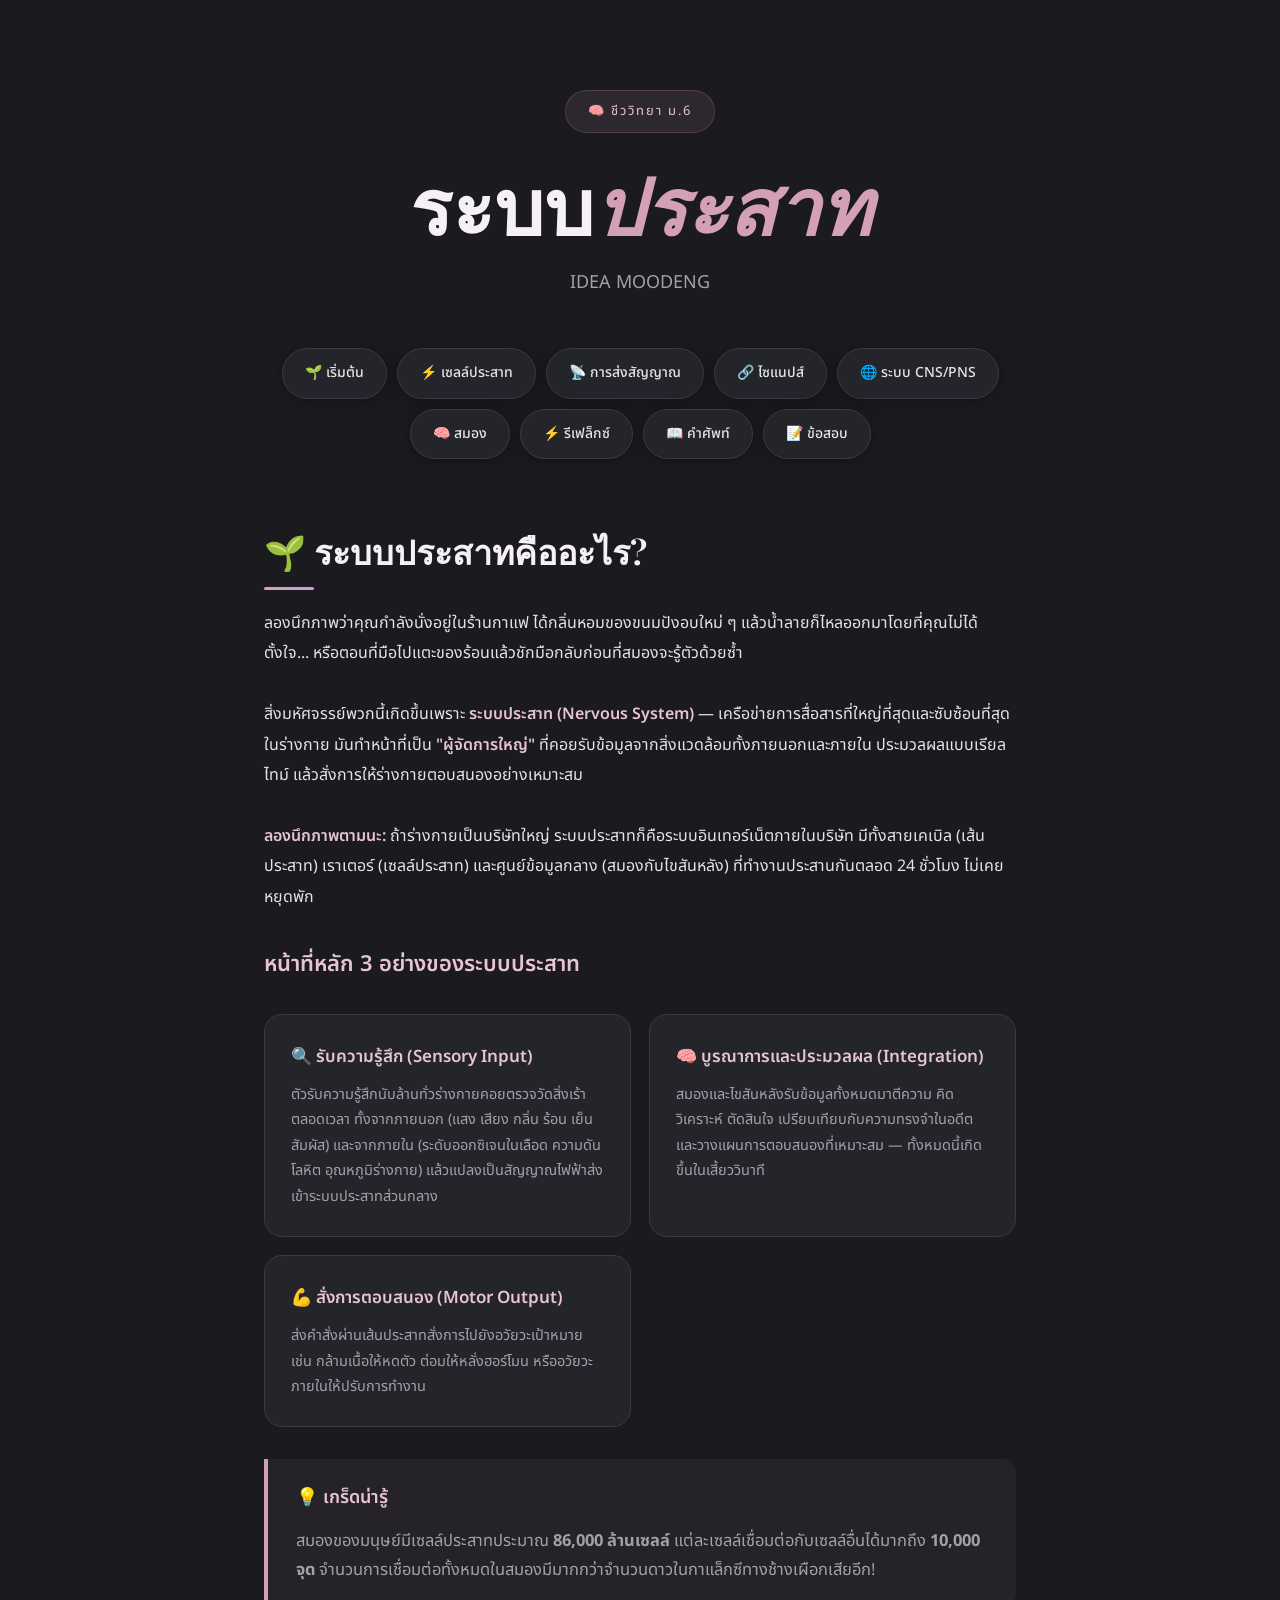
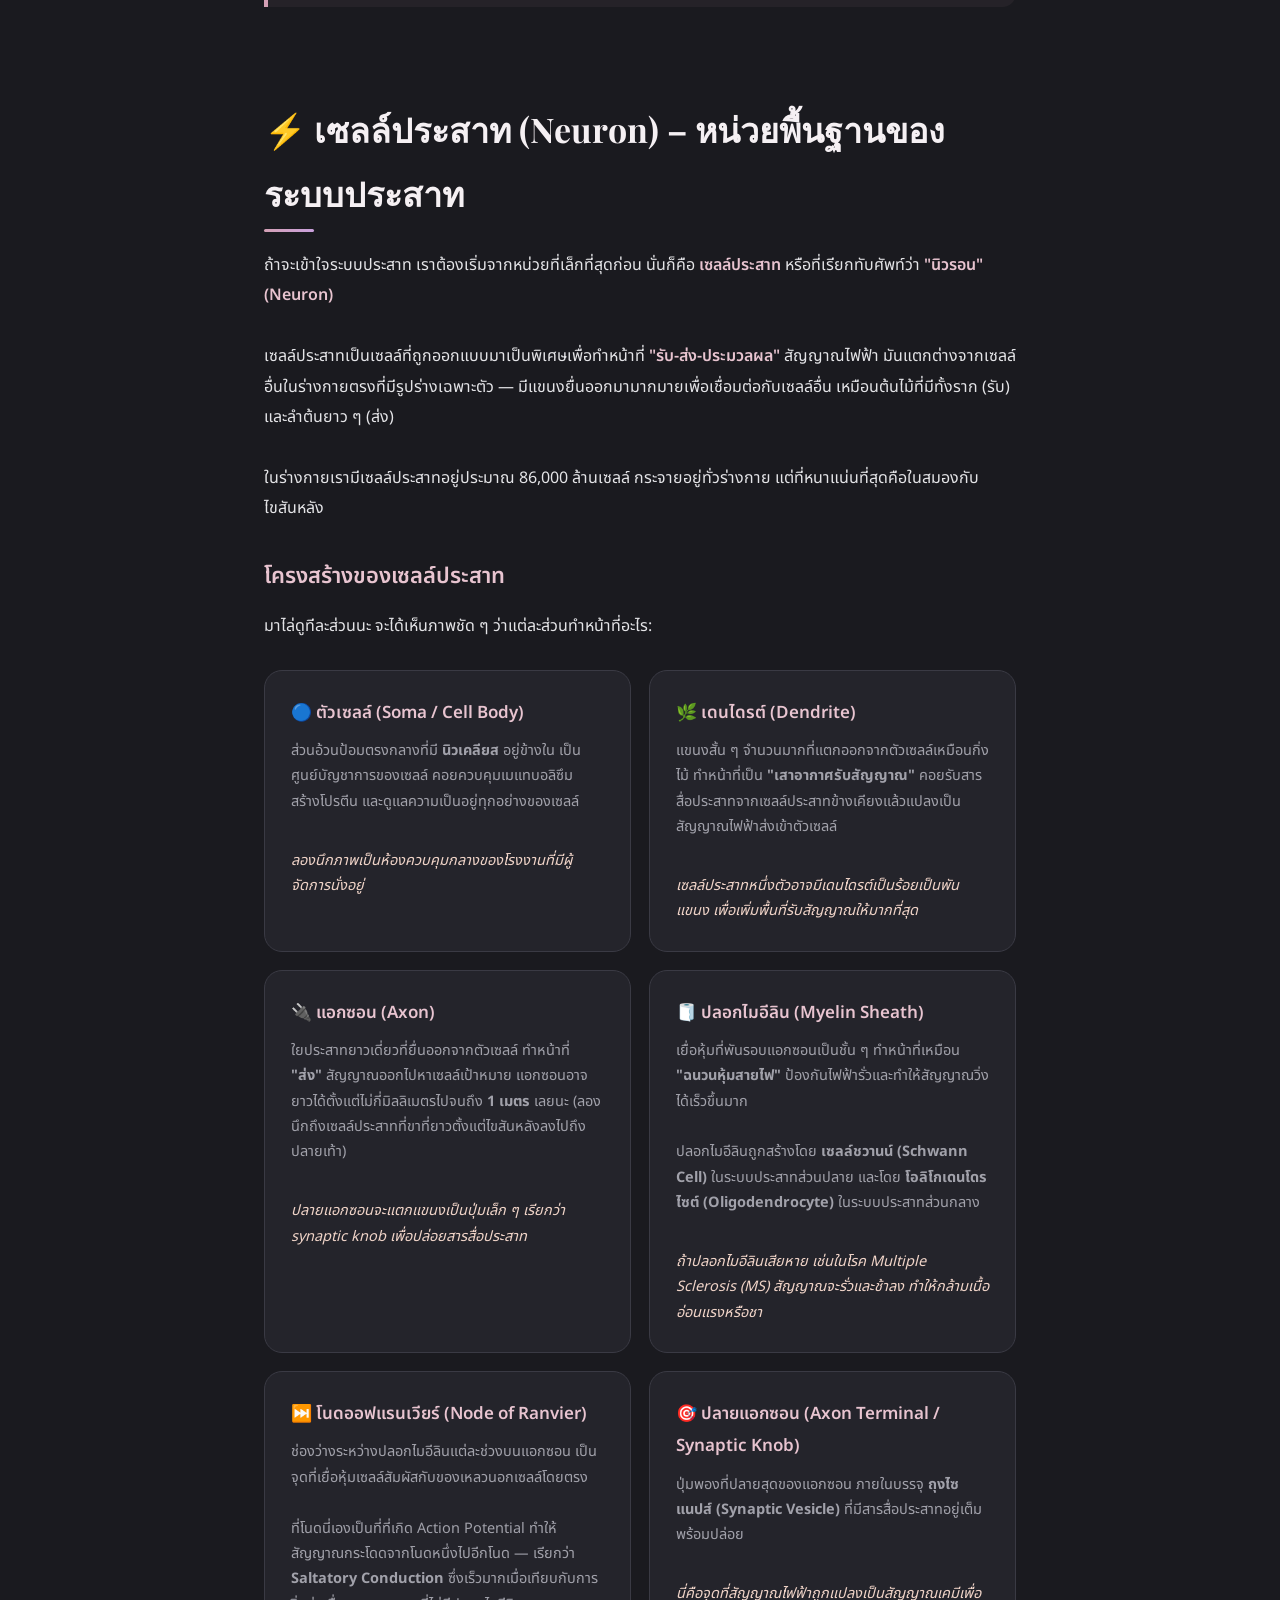
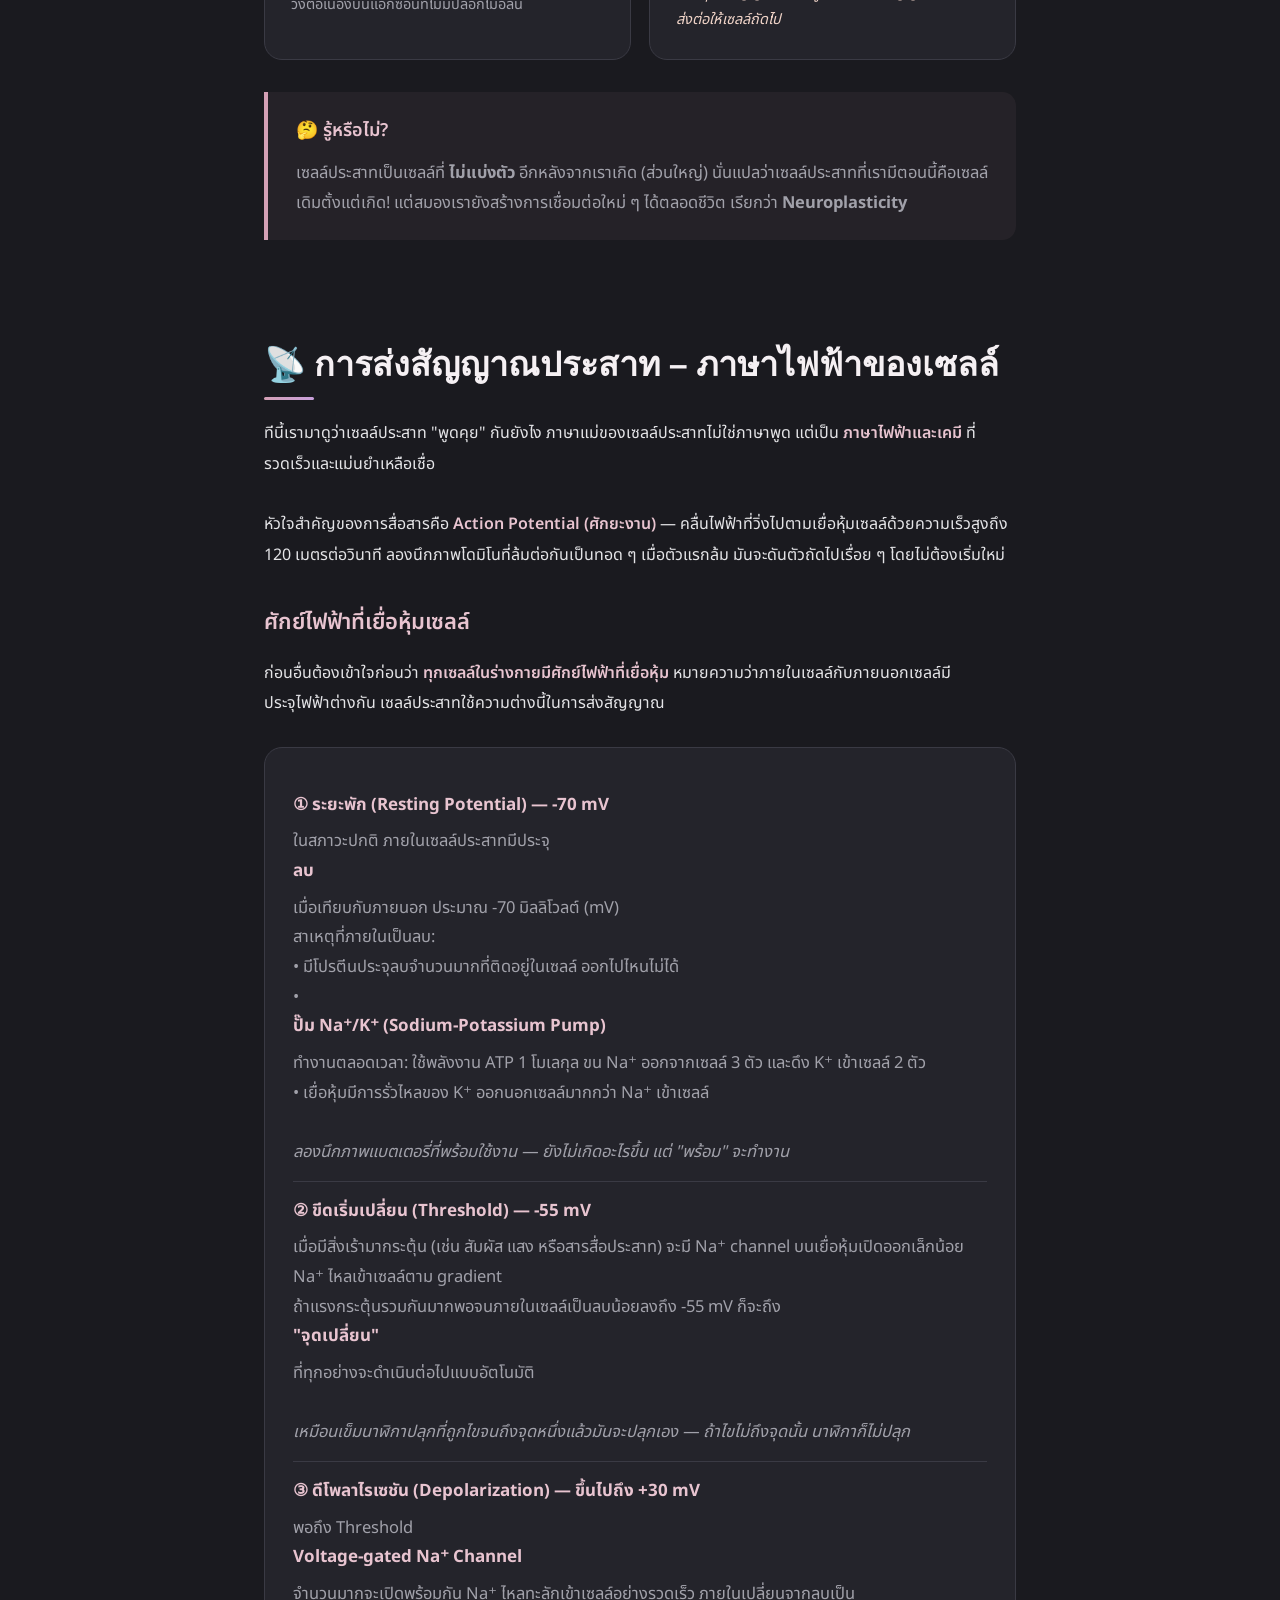
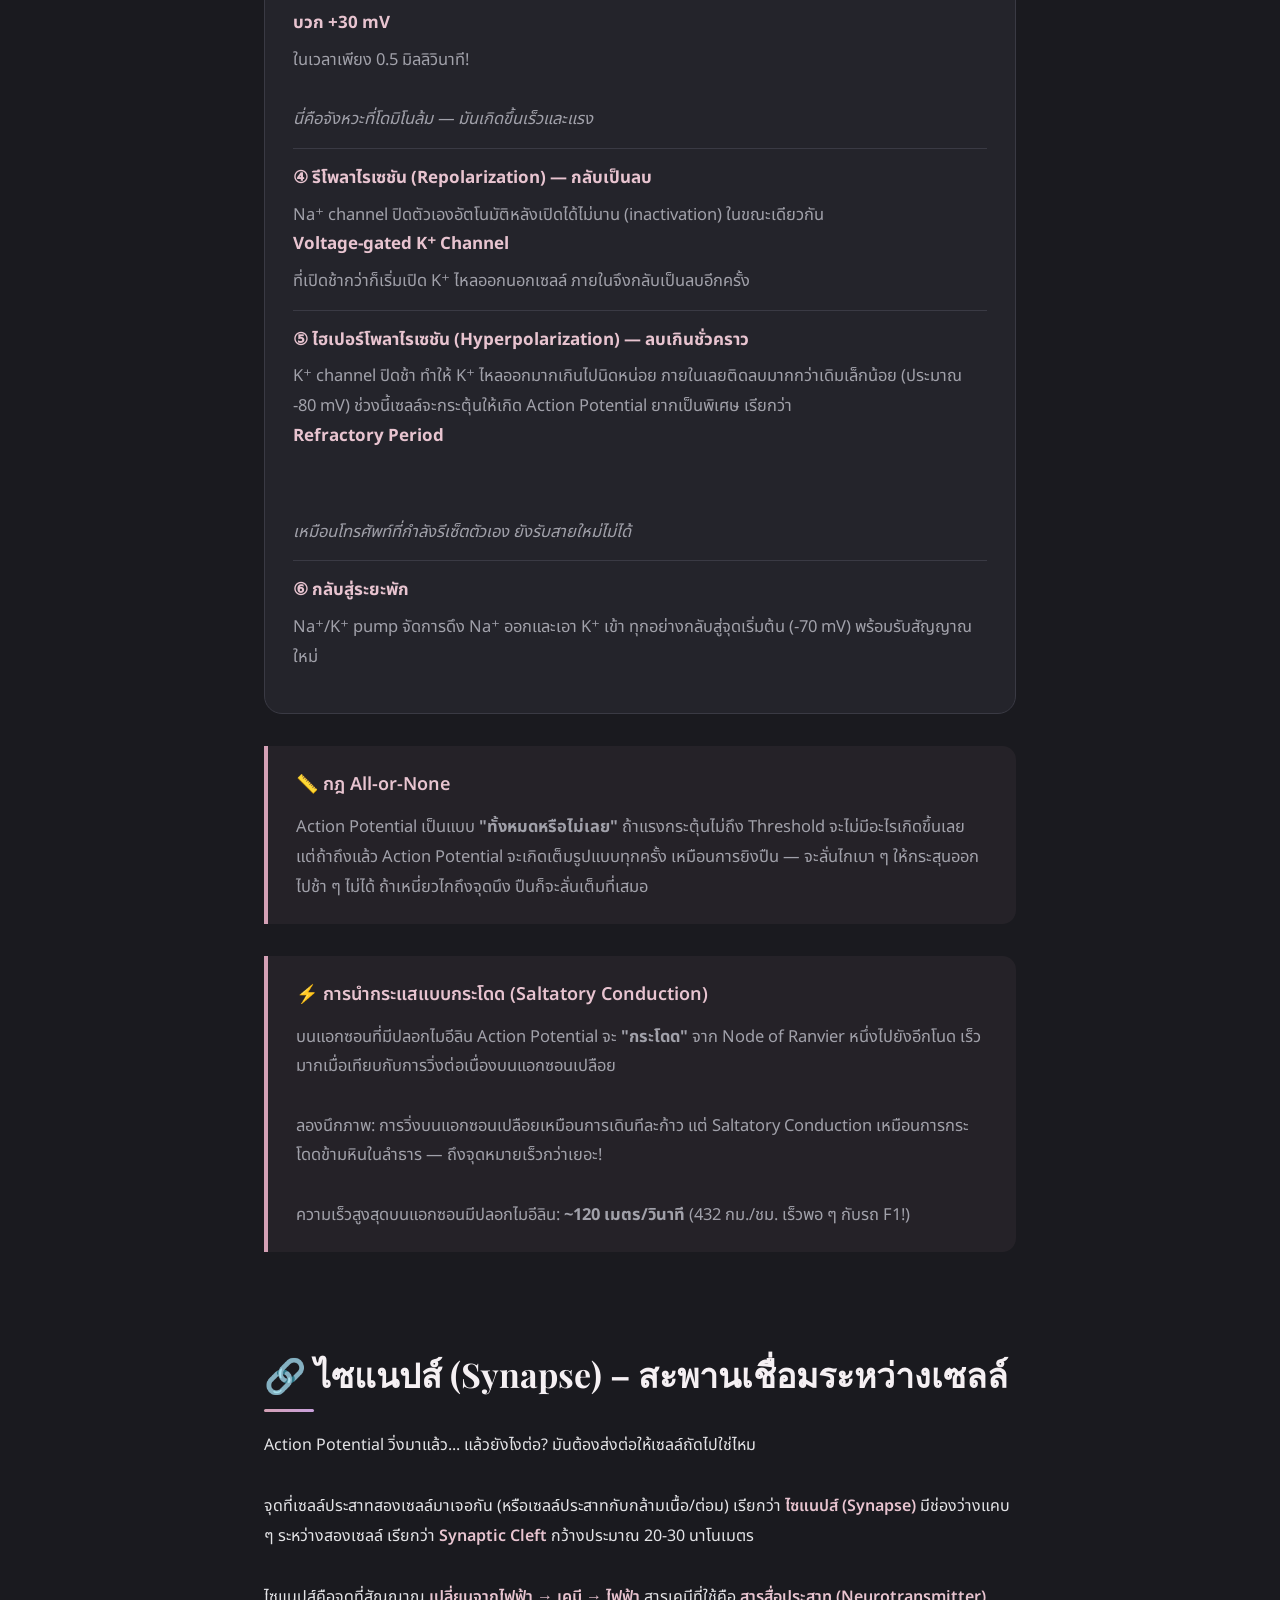
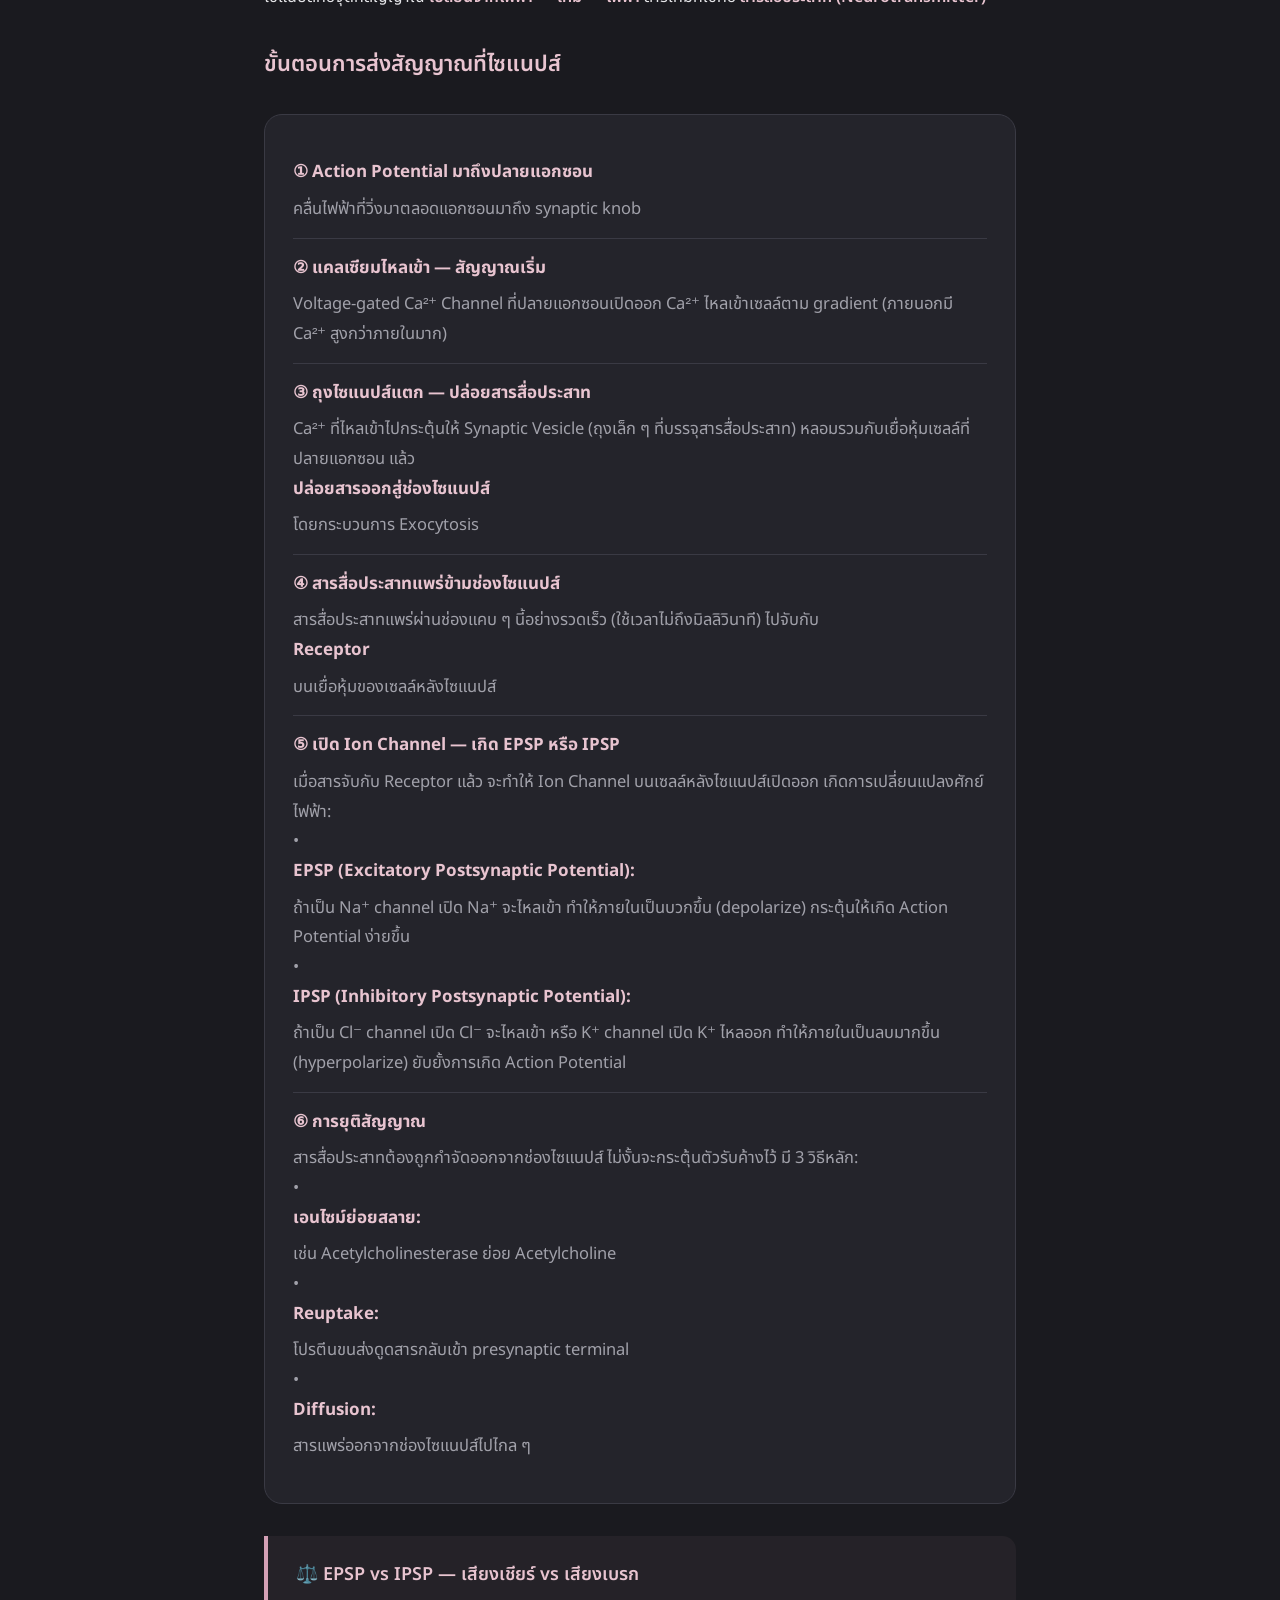
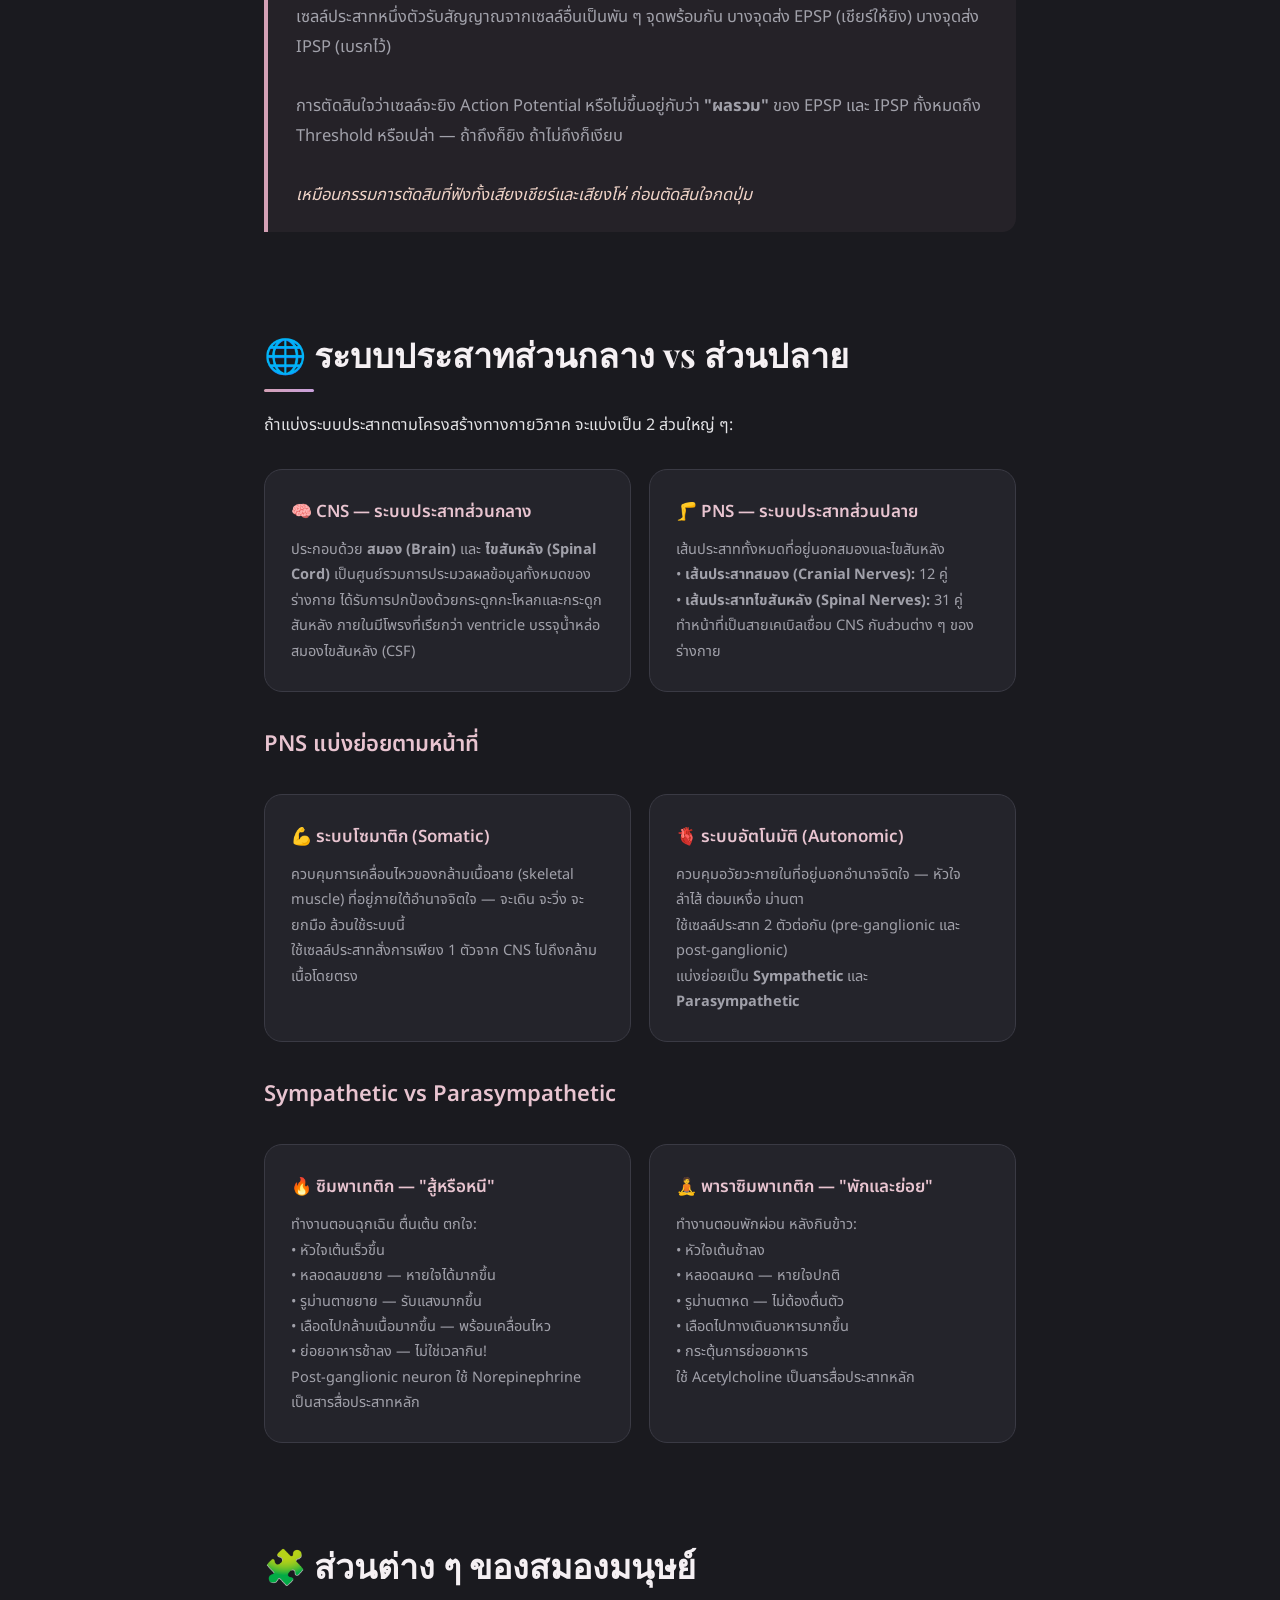
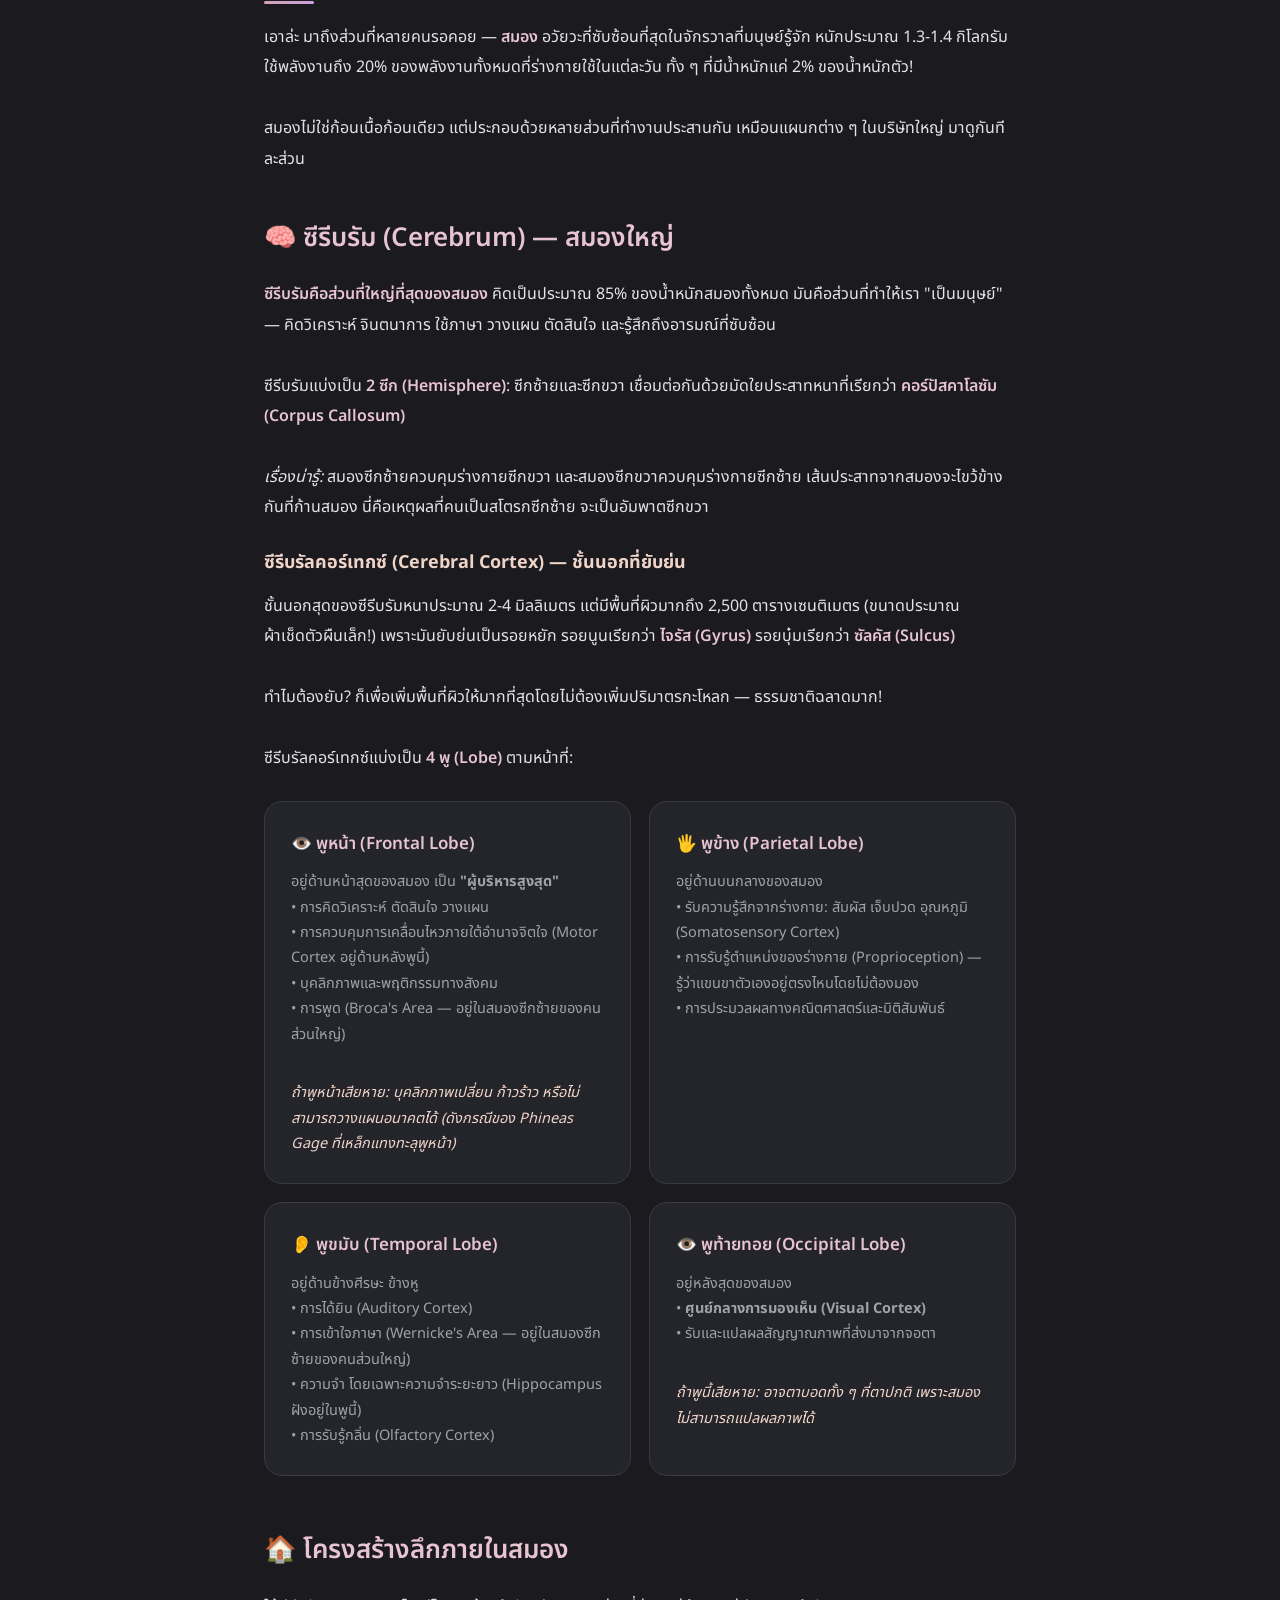
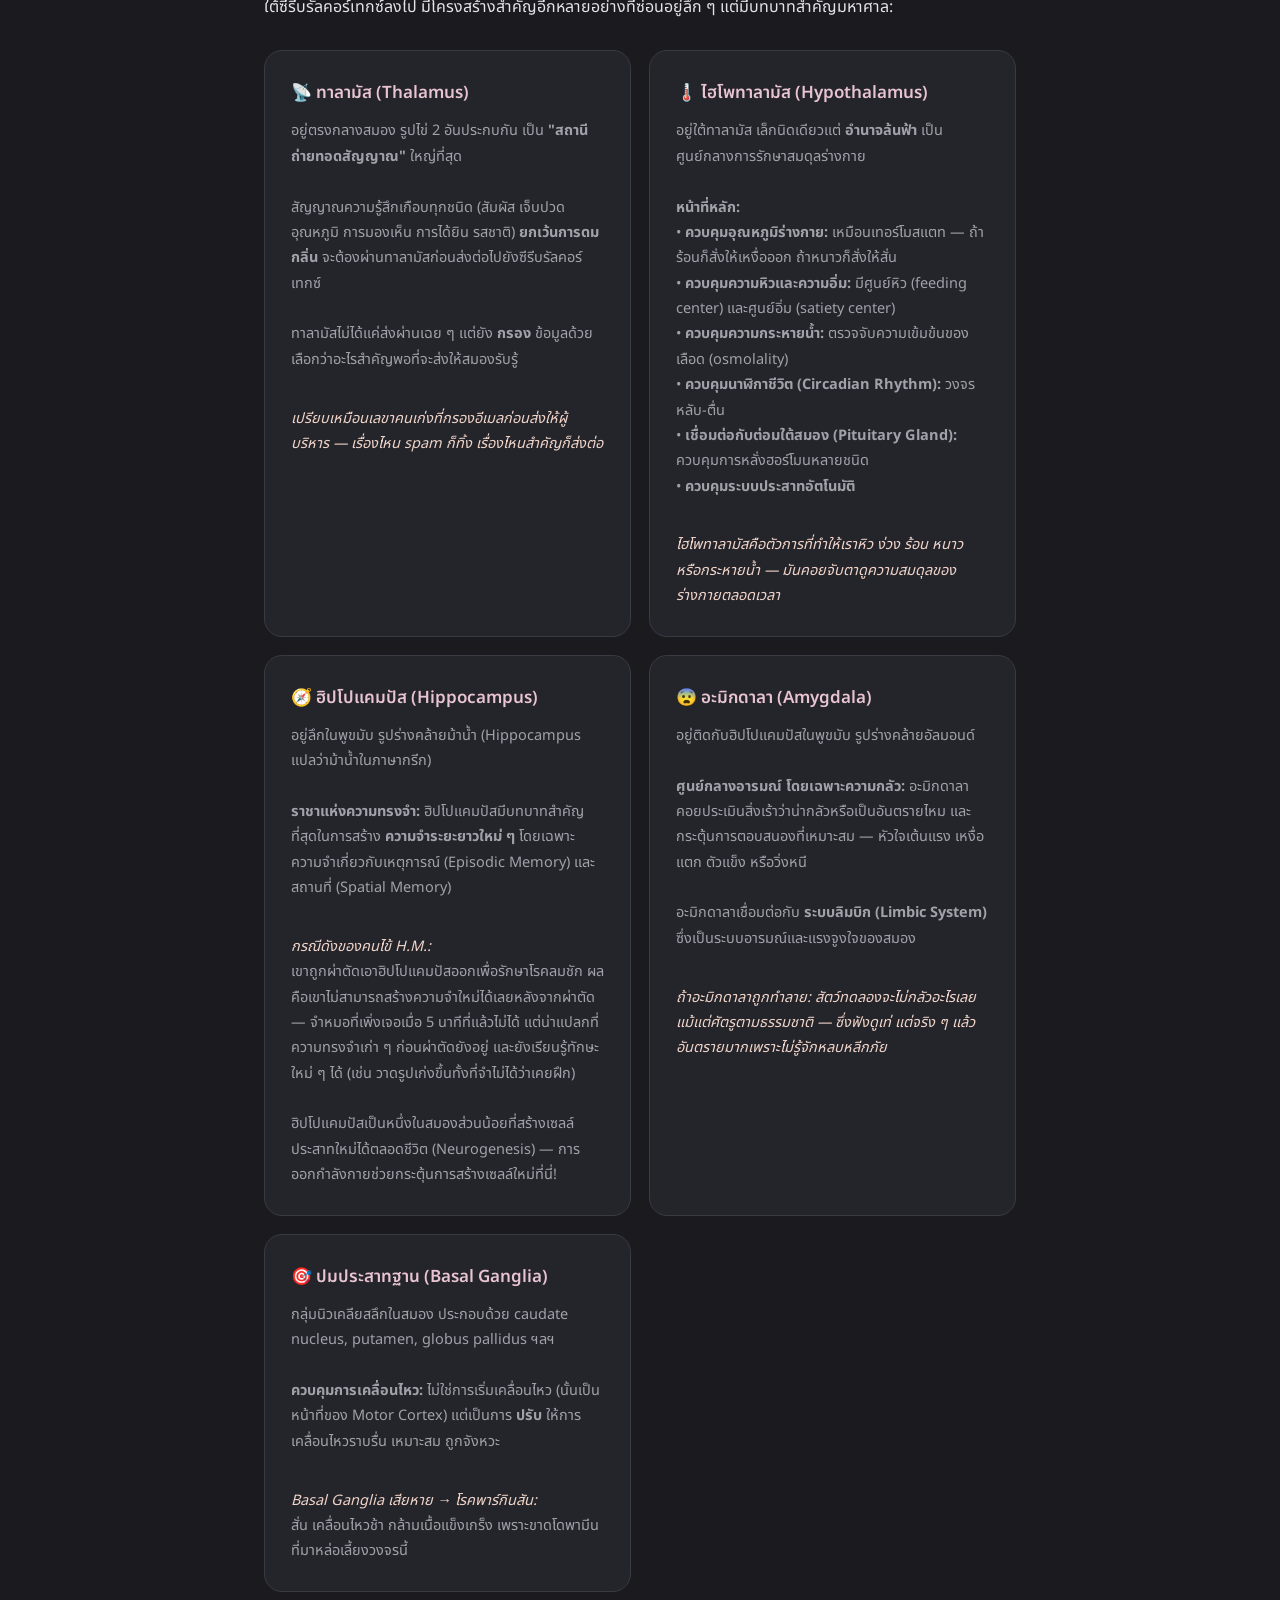
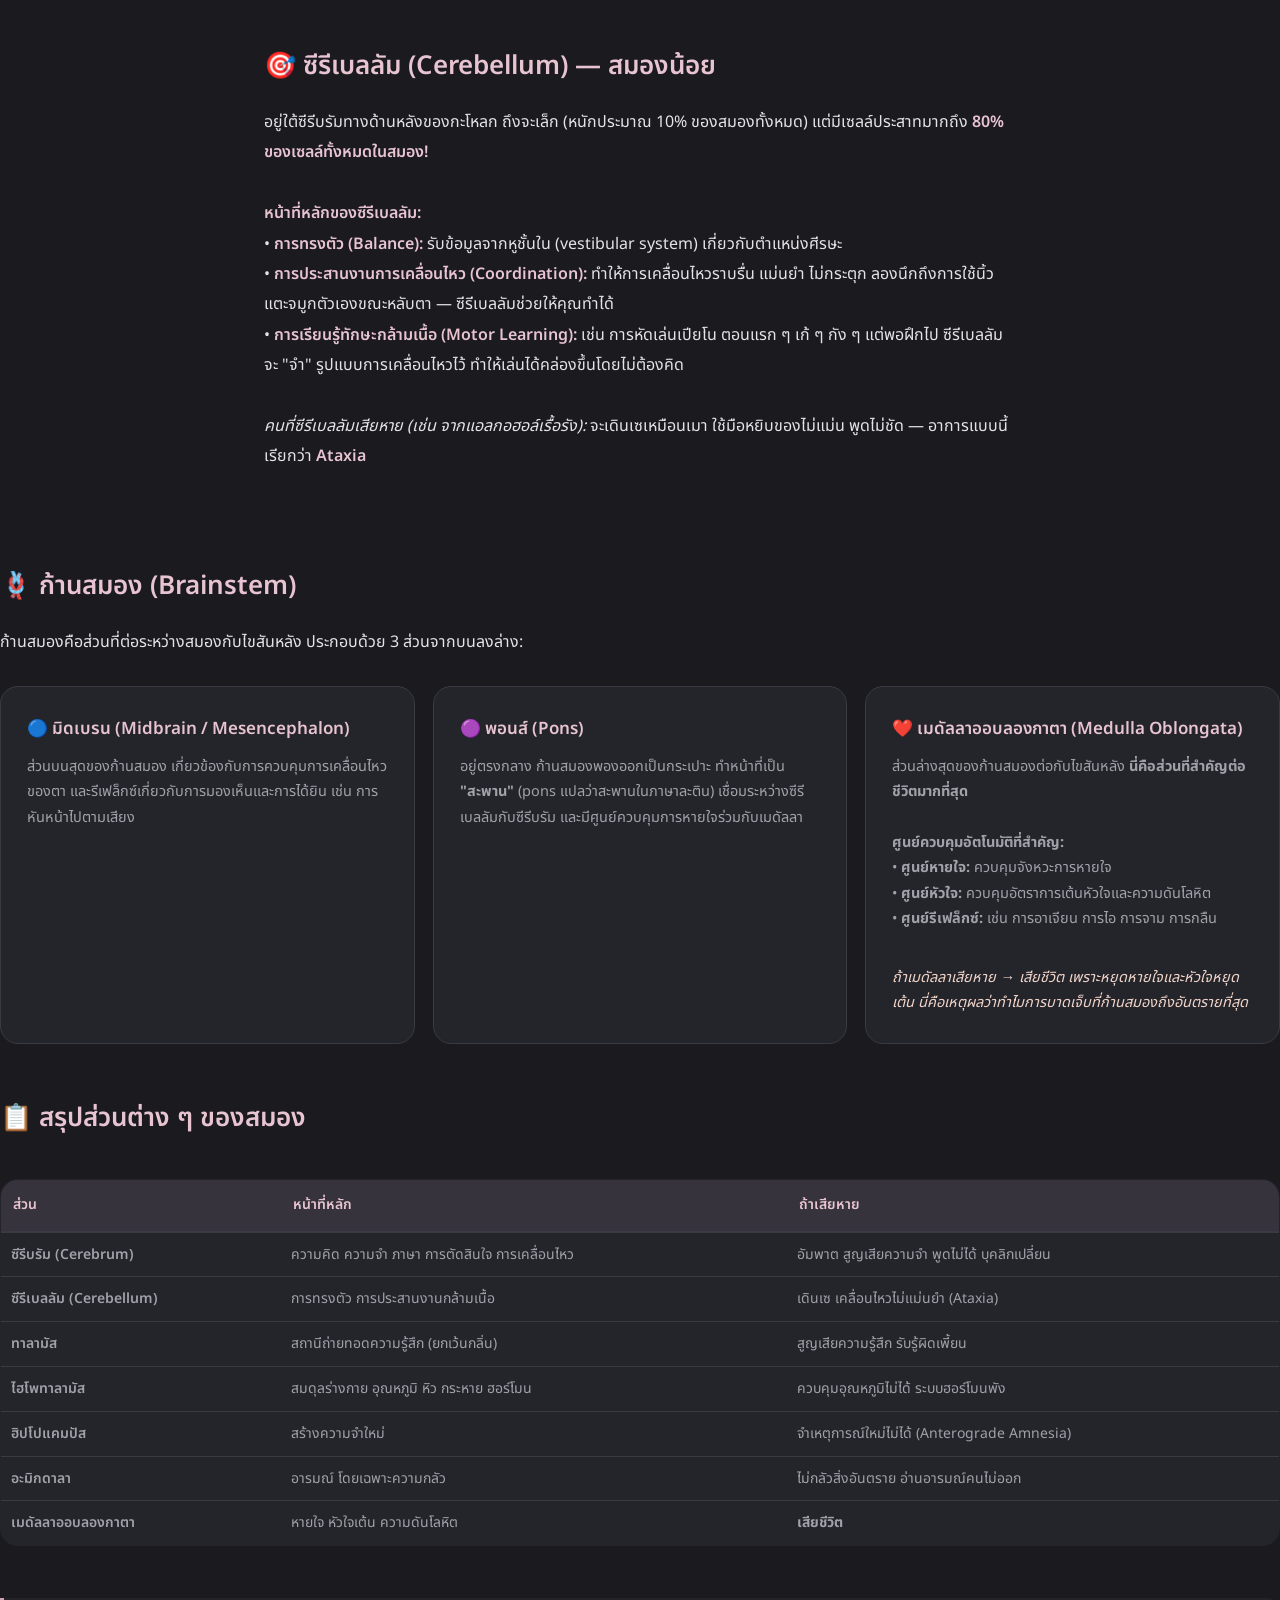
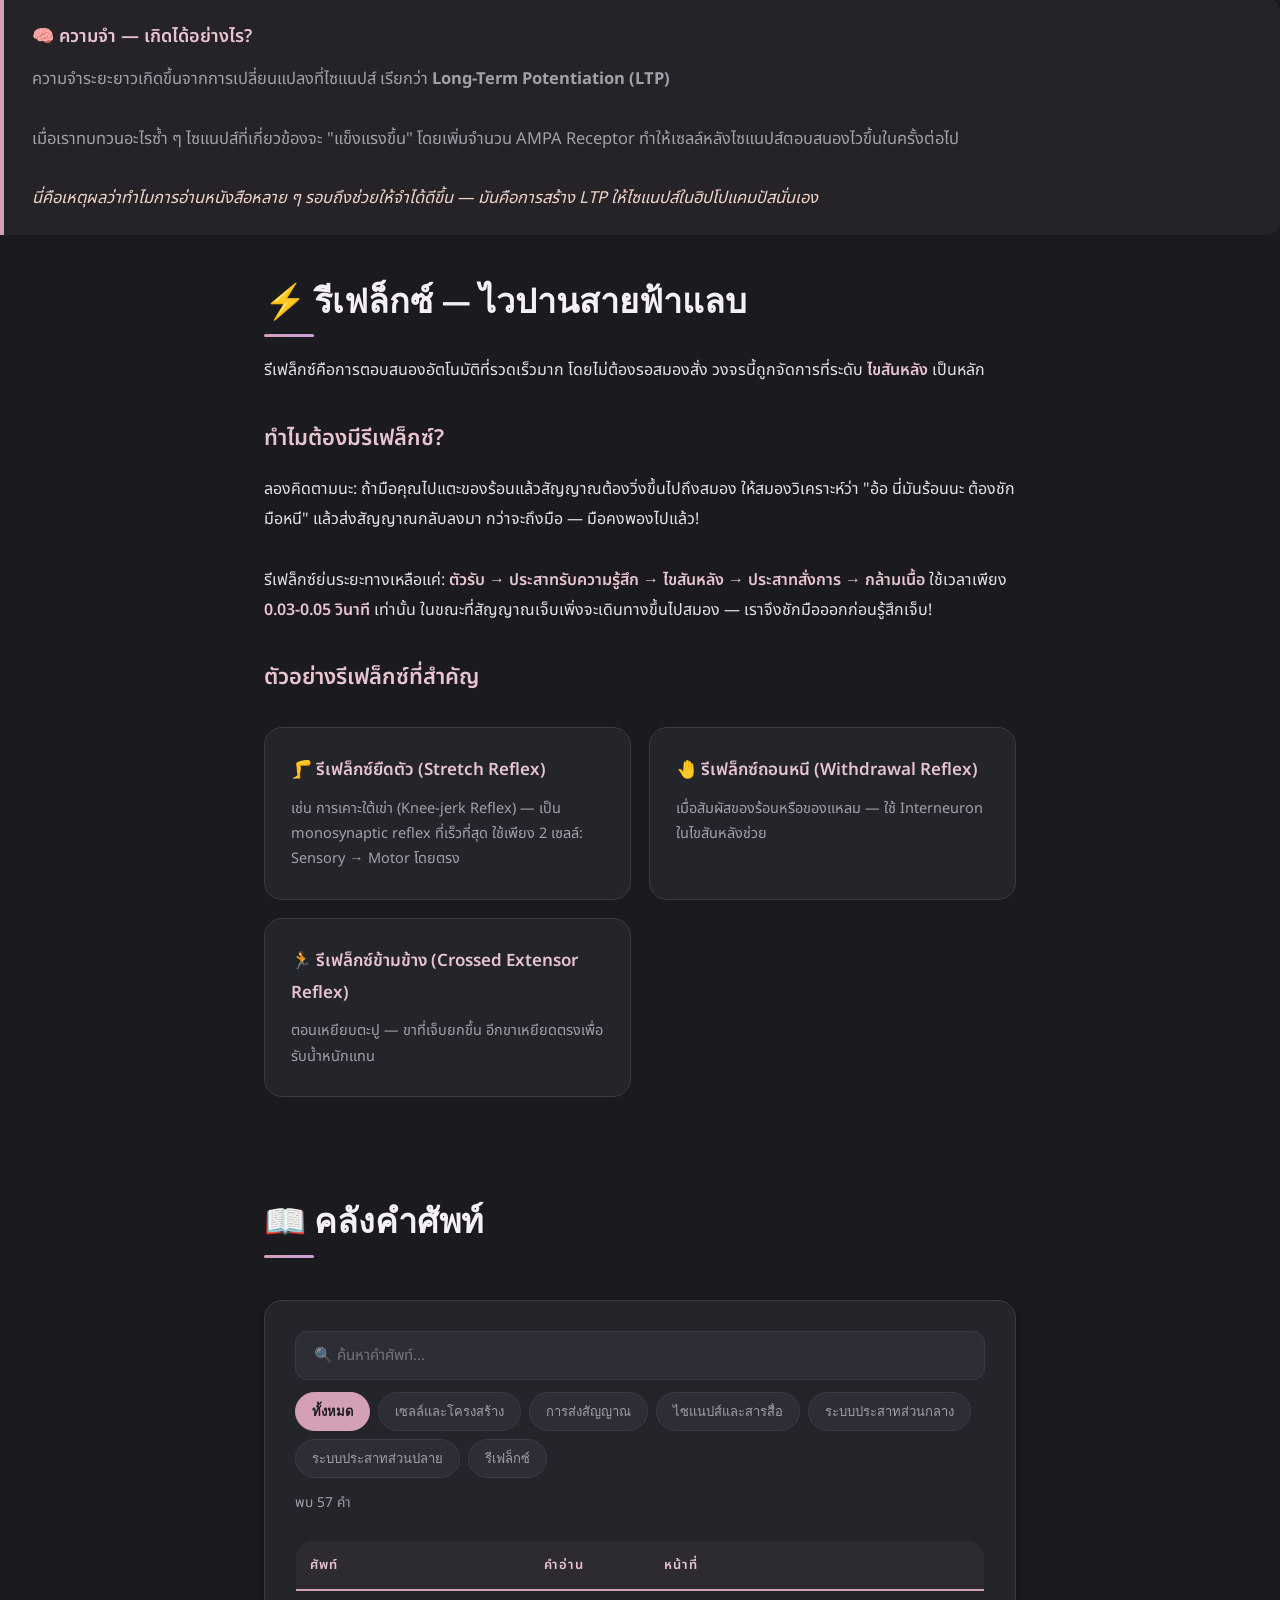
<file: index.html>
<!DOCTYPE html>
<html lang="th">
<head>
    <meta charset="UTF-8">
    <meta name="viewport" content="width=device-width, initial-scale=1.0">
    <title>ระบบประสาท | สำหรับแฟน</title>
    <link href="https://fonts.googleapis.com/css2?family=Noto+Sans+Thai:wght@300;400;500;700&family=Playfair+Display:ital,wght@0,600;1,400&display=swap" rel="stylesheet">
    <link rel="stylesheet" href="style.css">
</head>
<body>
    <div class="page-wrapper">
        
        <!-- ===== HERO ===== -->
        <header class="hero">
            <div class="hero-badge">🧠 ชีววิทยา ม.6</div>
            <h1>ระบบ<span>ประสาท</span></h1>
            <p class="hero-sub">IDEA MOODENG</p>
            
            <nav class="chapter-buttons">
                <a href="#intro" class="ch-btn">🌱 เริ่มต้น</a>
                <a href="#neuron" class="ch-btn">⚡ เซลล์ประสาท</a>
                <a href="#signal" class="ch-btn">📡 การส่งสัญญาณ</a>
                <a href="#synapse" class="ch-btn">🔗 ไซแนปส์</a>
                <a href="#system" class="ch-btn">🌐 ระบบ CNS/PNS</a>
                <a href="#brain" class="ch-btn">🧠 สมอง</a>
                <a href="#reflex" class="ch-btn">⚡ รีเฟล็กซ์</a>
                <a href="#glossary" class="ch-btn">📖 คำศัพท์</a>
                <a href="#quiz" class="ch-btn">📝 ข้อสอบ</a>
            </nav>
        </header>

        <!-- ===== SECTION 1: ภาพรวม ===== -->
        <section id="intro">
            <h2 class="section-title">🌱 ระบบประสาทคืออะไร?</h2>
            <p class="section-text">
                ลองนึกภาพว่าคุณกำลังนั่งอยู่ในร้านกาแฟ ได้กลิ่นหอมของขนมปังอบใหม่ ๆ แล้วน้ำลายก็ไหลออกมาโดยที่คุณไม่ได้ตั้งใจ... 
                หรือตอนที่มือไปแตะของร้อนแล้วชักมือกลับก่อนที่สมองจะรู้ตัวด้วยซ้ำ
                <br><br>
                สิ่งมหัศจรรย์พวกนี้เกิดขึ้นเพราะ <strong>ระบบประสาท (Nervous System)</strong> — เครือข่ายการสื่อสารที่ใหญ่ที่สุดและซับซ้อนที่สุดในร่างกาย 
                มันทำหน้าที่เป็น <strong>"ผู้จัดการใหญ่"</strong> ที่คอยรับข้อมูลจากสิ่งแวดล้อมทั้งภายนอกและภายใน 
                ประมวลผลแบบเรียลไทม์ แล้วสั่งการให้ร่างกายตอบสนองอย่างเหมาะสม
                <br><br>
                <strong>ลองนึกภาพตามนะ:</strong> ถ้าร่างกายเป็นบริษัทใหญ่ ระบบประสาทก็คือระบบอินเทอร์เน็ตภายในบริษัท 
                มีทั้งสายเคเบิล (เส้นประสาท) เราเตอร์ (เซลล์ประสาท) และศูนย์ข้อมูลกลาง (สมองกับไขสันหลัง) 
                ที่ทำงานประสานกันตลอด 24 ชั่วโมง ไม่เคยหยุดพัก
            </p>

            <h3>หน้าที่หลัก 3 อย่างของระบบประสาท</h3>
            <div class="part-list">
                <div class="part-item">
                    <h3>🔍 รับความรู้สึก (Sensory Input)</h3>
                    <p>ตัวรับความรู้สึกนับล้านทั่วร่างกายคอยตรวจวัดสิ่งเร้าตลอดเวลา 
                    ทั้งจากภายนอก (แสง เสียง กลิ่น ร้อน เย็น สัมผัส) 
                    และจากภายใน (ระดับออกซิเจนในเลือด ความดันโลหิต อุณหภูมิร่างกาย) 
                    แล้วแปลงเป็นสัญญาณไฟฟ้าส่งเข้าระบบประสาทส่วนกลาง</p>
                </div>
                <div class="part-item">
                    <h3>🧠 บูรณาการและประมวลผล (Integration)</h3>
                    <p>สมองและไขสันหลังรับข้อมูลทั้งหมดมาตีความ 
                    คิดวิเคราะห์ ตัดสินใจ เปรียบเทียบกับความทรงจำในอดีต 
                    และวางแผนการตอบสนองที่เหมาะสม — ทั้งหมดนี้เกิดขึ้นในเสี้ยววินาที</p>
                </div>
                <div class="part-item">
                    <h3>💪 สั่งการตอบสนอง (Motor Output)</h3>
                    <p>ส่งคำสั่งผ่านเส้นประสาทสั่งการไปยังอวัยวะเป้าหมาย 
                    เช่น กล้ามเนื้อให้หดตัว ต่อมให้หลั่งฮอร์โมน 
                    หรืออวัยวะภายในให้ปรับการทำงาน</p>
                </div>
            </div>

            <div class="highlight-box">
                <h3>💡 เกร็ดน่ารู้</h3>
                <p>สมองของมนุษย์มีเซลล์ประสาทประมาณ <strong>86,000 ล้านเซลล์</strong> 
                แต่ละเซลล์เชื่อมต่อกับเซลล์อื่นได้มากถึง <strong>10,000 จุด</strong> 
                จำนวนการเชื่อมต่อทั้งหมดในสมองมีมากกว่าจำนวนดาวในกาแล็กซีทางช้างเผือกเสียอีก!</p>
            </div>
        </section>

        <!-- ===== SECTION 2: เซลล์ประสาท ===== -->
        <section id="neuron">
            <h2 class="section-title">⚡ เซลล์ประสาท (Neuron) – หน่วยพื้นฐานของระบบประสาท</h2>
            <p class="section-text">
                ถ้าจะเข้าใจระบบประสาท เราต้องเริ่มจากหน่วยที่เล็กที่สุดก่อน นั่นก็คือ <strong>เซลล์ประสาท</strong> หรือที่เรียกทับศัพท์ว่า <strong>"นิวรอน" (Neuron)</strong>
                <br><br>
                เซลล์ประสาทเป็นเซลล์ที่ถูกออกแบบมาเป็นพิเศษเพื่อทำหน้าที่ <strong>"รับ-ส่ง-ประมวลผล"</strong> สัญญาณไฟฟ้า 
                มันแตกต่างจากเซลล์อื่นในร่างกายตรงที่มีรูปร่างเฉพาะตัว — มีแขนงยื่นออกมามากมายเพื่อเชื่อมต่อกับเซลล์อื่น 
                เหมือนต้นไม้ที่มีทั้งราก (รับ) และลำต้นยาว ๆ (ส่ง)
                <br><br>
                ในร่างกายเรามีเซลล์ประสาทอยู่ประมาณ 86,000 ล้านเซลล์ กระจายอยู่ทั่วร่างกาย 
                แต่ที่หนาแน่นที่สุดคือในสมองกับไขสันหลัง
            </p>

            <h3>โครงสร้างของเซลล์ประสาท</h3>
            <p class="section-text">มาไล่ดูทีละส่วนนะ จะได้เห็นภาพชัด ๆ ว่าแต่ละส่วนทำหน้าที่อะไร:</p>

            <div class="part-list">
                <div class="part-item">
                    <h3>🔵 ตัวเซลล์ (Soma / Cell Body)</h3>
                    <p>ส่วนอ้วนป้อมตรงกลางที่มี <strong>นิวเคลียส</strong> อยู่ข้างใน 
                    เป็นศูนย์บัญชาการของเซลล์ คอยควบคุมเมแทบอลิซึม สร้างโปรตีน 
                    และดูแลความเป็นอยู่ทุกอย่างของเซลล์ 
                    <br><br>
                    <em>ลองนึกภาพเป็นห้องควบคุมกลางของโรงงานที่มีผู้จัดการนั่งอยู่</em></p>
                </div>
                <div class="part-item">
                    <h3>🌿 เดนไดรต์ (Dendrite)</h3>
                    <p>แขนงสั้น ๆ จำนวนมากที่แตกออกจากตัวเซลล์เหมือนกิ่งไม้ 
                    ทำหน้าที่เป็น <strong>"เสาอากาศรับสัญญาณ"</strong> 
                    คอยรับสารสื่อประสาทจากเซลล์ประสาทข้างเคียงแล้วแปลงเป็นสัญญาณไฟฟ้าส่งเข้าตัวเซลล์
                    <br><br>
                    <em>เซลล์ประสาทหนึ่งตัวอาจมีเดนไดรต์เป็นร้อยเป็นพันแขนง เพื่อเพิ่มพื้นที่รับสัญญาณให้มากที่สุด</em></p>
                </div>
                <div class="part-item">
                    <h3>🔌 แอกซอน (Axon)</h3>
                    <p>ใยประสาทยาวเดี่ยวที่ยื่นออกจากตัวเซลล์ ทำหน้าที่ <strong>"ส่ง"</strong> สัญญาณออกไปหาเซลล์เป้าหมาย 
                    แอกซอนอาจยาวได้ตั้งแต่ไม่กี่มิลลิเมตรไปจนถึง <strong>1 เมตร</strong> เลยนะ 
                    (ลองนึกถึงเซลล์ประสาทที่ขาที่ยาวตั้งแต่ไขสันหลังลงไปถึงปลายเท้า)
                    <br><br>
                    <em>ปลายแอกซอนจะแตกแขนงเป็นปุ่มเล็ก ๆ เรียกว่า synaptic knob เพื่อปล่อยสารสื่อประสาท</em></p>
                </div>
                <div class="part-item">
                    <h3>🧻 ปลอกไมอีลิน (Myelin Sheath)</h3>
                    <p>เยื่อหุ้มที่พันรอบแอกซอนเป็นชั้น ๆ ทำหน้าที่เหมือน <strong>"ฉนวนหุ้มสายไฟ"</strong> 
                    ป้องกันไฟฟ้ารั่วและทำให้สัญญาณวิ่งได้เร็วขึ้นมาก 
                    <br><br>
                    ปลอกไมอีลินถูกสร้างโดย <strong>เซลล์ชวานน์ (Schwann Cell)</strong> ในระบบประสาทส่วนปลาย 
                    และโดย <strong>โอลิโกเดนโดรไซต์ (Oligodendrocyte)</strong> ในระบบประสาทส่วนกลาง
                    <br><br>
                    <em>ถ้าปลอกไมอีลินเสียหาย เช่นในโรค Multiple Sclerosis (MS) 
                    สัญญาณจะรั่วและช้าลง ทำให้กล้ามเนื้ออ่อนแรงหรือชา</em></p>
                </div>
                <div class="part-item">
                    <h3>⏭️ โนดออฟแรนเวียร์ (Node of Ranvier)</h3>
                    <p>ช่องว่างระหว่างปลอกไมอีลินแต่ละช่วงบนแอกซอน 
                    เป็นจุดที่เยื่อหุ้มเซลล์สัมผัสกับของเหลวนอกเซลล์โดยตรง 
                    <br><br>
                    ที่โนดนี่เองเป็นที่ที่เกิด Action Potential 
                    ทำให้สัญญาณกระโดดจากโนดหนึ่งไปอีกโนด — เรียกว่า <strong>Saltatory Conduction</strong> 
                    ซึ่งเร็วมากเมื่อเทียบกับการวิ่งต่อเนื่องบนแอกซอนที่ไม่มีปลอกไมอีลิน</p>
                </div>
                <div class="part-item">
                    <h3>🎯 ปลายแอกซอน (Axon Terminal / Synaptic Knob)</h3>
                    <p>ปุ่มพองที่ปลายสุดของแอกซอน ภายในบรรจุ <strong>ถุงไซแนปส์ (Synaptic Vesicle)</strong> 
                    ที่มีสารสื่อประสาทอยู่เต็มพร้อมปล่อย
                    <br><br>
                    <em>นี่คือจุดที่สัญญาณไฟฟ้าถูกแปลงเป็นสัญญาณเคมีเพื่อส่งต่อให้เซลล์ถัดไป</em></p>
                </div>
            </div>

            <div class="highlight-box">
                <h3>🤔 รู้หรือไม่?</h3>
                <p>เซลล์ประสาทเป็นเซลล์ที่ <strong>ไม่แบ่งตัว</strong> อีกหลังจากเราเกิด (ส่วนใหญ่) 
                นั่นแปลว่าเซลล์ประสาทที่เรามีตอนนี้คือเซลล์เดิมตั้งแต่เกิด! 
                แต่สมองเรายังสร้างการเชื่อมต่อใหม่ ๆ ได้ตลอดชีวิต เรียกว่า <strong>Neuroplasticity</strong></p>
            </div>
        </section>

        <!-- ===== SECTION 3: การส่งสัญญาณ ===== -->
        <section id="signal">
            <h2 class="section-title">📡 การส่งสัญญาณประสาท – ภาษาไฟฟ้าของเซลล์</h2>
            <p class="section-text">
                ทีนี้เรามาดูว่าเซลล์ประสาท "พูดคุย" กันยังไง ภาษาแม่ของเซลล์ประสาทไม่ใช่ภาษาพูด 
                แต่เป็น <strong>ภาษาไฟฟ้าและเคมี</strong> ที่รวดเร็วและแม่นยำเหลือเชื่อ
                <br><br>
                หัวใจสำคัญของการสื่อสารคือ <strong>Action Potential (ศักยะงาน)</strong> 
                — คลื่นไฟฟ้าที่วิ่งไปตามเยื่อหุ้มเซลล์ด้วยความเร็วสูงถึง 120 เมตรต่อวินาที
                ลองนึกภาพโดมิโนที่ล้มต่อกันเป็นทอด ๆ เมื่อตัวแรกล้ม มันจะดันตัวถัดไปเรื่อย ๆ โดยไม่ต้องเริ่มใหม่
            </p>

            <h3>ศักย์ไฟฟ้าที่เยื่อหุ้มเซลล์</h3>
            <p class="section-text">
                ก่อนอื่นต้องเข้าใจก่อนว่า <strong>ทุกเซลล์ในร่างกายมีศักย์ไฟฟ้าที่เยื่อหุ้ม</strong> 
                หมายความว่าภายในเซลล์กับภายนอกเซลล์มีประจุไฟฟ้าต่างกัน 
                เซลล์ประสาทใช้ความต่างนี้ในการส่งสัญญาณ
            </p>

            <ol class="step-list">
                <li>
                    <strong>① ระยะพัก (Resting Potential) — -70 mV</strong>
                    <p>ในสภาวะปกติ ภายในเซลล์ประสาทมีประจุ <strong>ลบ</strong> เมื่อเทียบกับภายนอก ประมาณ -70 มิลลิโวลต์ (mV)
                    <br>สาเหตุที่ภายในเป็นลบ:
                    <br>• มีโปรตีนประจุลบจำนวนมากที่ติดอยู่ในเซลล์ ออกไปไหนไม่ได้
                    <br>• <strong>ปั๊ม Na⁺/K⁺ (Sodium-Potassium Pump)</strong> ทำงานตลอดเวลา: 
                    ใช้พลังงาน ATP 1 โมเลกุล ขน Na⁺ ออกจากเซลล์ 3 ตัว และดึง K⁺ เข้าเซลล์ 2 ตัว
                    <br>• เยื่อหุ้มมีการรั่วไหลของ K⁺ ออกนอกเซลล์มากกว่า Na⁺ เข้าเซลล์
                    <br><br>
                    <em>ลองนึกภาพแบตเตอรี่ที่พร้อมใช้งาน — ยังไม่เกิดอะไรขึ้น แต่ "พร้อม" จะทำงาน</em></p>
                </li>
                <li>
                    <strong>② ขีดเริ่มเปลี่ยน (Threshold) — -55 mV</strong>
                    <p>เมื่อมีสิ่งเร้ามากระตุ้น (เช่น สัมผัส แสง หรือสารสื่อประสาท) 
                    จะมี Na⁺ channel บนเยื่อหุ้มเปิดออกเล็กน้อย Na⁺ ไหลเข้าเซลล์ตาม gradient
                    <br>ถ้าแรงกระตุ้นรวมกันมากพอจนภายในเซลล์เป็นลบน้อยลงถึง -55 mV 
                    ก็จะถึง <strong>"จุดเปลี่ยน"</strong> ที่ทุกอย่างจะดำเนินต่อไปแบบอัตโนมัติ
                    <br><br>
                    <em>เหมือนเข็มนาฬิกาปลุกที่ถูกไขจนถึงจุดหนึ่งแล้วมันจะปลุกเอง — 
                    ถ้าไขไม่ถึงจุดนั้น นาฬิกาก็ไม่ปลุก</em></p>
                </li>
                <li>
                    <strong>③ ดีโพลาไรเซชัน (Depolarization) — ขึ้นไปถึง +30 mV</strong>
                    <p>พอถึง Threshold <strong>Voltage-gated Na⁺ Channel</strong> จำนวนมากจะเปิดพร้อมกัน 
                    Na⁺ ไหลทะลักเข้าเซลล์อย่างรวดเร็ว ภายในเปลี่ยนจากลบเป็น <strong>บวก +30 mV</strong> 
                    ในเวลาเพียง 0.5 มิลลิวินาที!
                    <br><br>
                    <em>นี่คือจังหวะที่โดมิโนล้ม — มันเกิดขึ้นเร็วและแรง</em></p>
                </li>
                <li>
                    <strong>④ รีโพลาไรเซชัน (Repolarization) — กลับเป็นลบ</strong>
                    <p>Na⁺ channel ปิดตัวเองอัตโนมัติหลังเปิดได้ไม่นาน (inactivation) 
                    ในขณะเดียวกัน <strong>Voltage-gated K⁺ Channel</strong> ที่เปิดช้ากว่าก็เริ่มเปิด 
                    K⁺ ไหลออกนอกเซลล์ ภายในจึงกลับเป็นลบอีกครั้ง</p>
                </li>
                <li>
                    <strong>⑤ ไฮเปอร์โพลาไรเซชัน (Hyperpolarization) — ลบเกินชั่วคราว</strong>
                    <p>K⁺ channel ปิดช้า ทำให้ K⁺ ไหลออกมากเกินไปนิดหน่อย 
                    ภายในเลยติดลบมากกว่าเดิมเล็กน้อย (ประมาณ -80 mV) 
                    ช่วงนี้เซลล์จะกระตุ้นให้เกิด Action Potential ยากเป็นพิเศษ 
                    เรียกว่า <strong>Refractory Period</strong>
                    <br><br>
                    <em>เหมือนโทรศัพท์ที่กำลังรีเซ็ตตัวเอง ยังรับสายใหม่ไม่ได้</em></p>
                </li>
                <li>
                    <strong>⑥ กลับสู่ระยะพัก</strong>
                    <p>Na⁺/K⁺ pump จัดการดึง Na⁺ ออกและเอา K⁺ เข้า 
                    ทุกอย่างกลับสู่จุดเริ่มต้น (-70 mV) พร้อมรับสัญญาณใหม่</p>
                </li>
            </ol>

            <div class="highlight-box">
                <h3>📏 กฎ All-or-None</h3>
                <p>Action Potential เป็นแบบ <strong>"ทั้งหมดหรือไม่เลย"</strong> 
                ถ้าแรงกระตุ้นไม่ถึง Threshold จะไม่มีอะไรเกิดขึ้นเลย 
                แต่ถ้าถึงแล้ว Action Potential จะเกิดเต็มรูปแบบทุกครั้ง 
                เหมือนการยิงปืน — จะลั่นไกเบา ๆ ให้กระสุนออกไปช้า ๆ ไม่ได้ 
                ถ้าเหนี่ยวไกถึงจุดนึง ปืนก็จะลั่นเต็มที่เสมอ</p>
            </div>

            <div class="highlight-box">
                <h3>⚡ การนำกระแสแบบกระโดด (Saltatory Conduction)</h3>
                <p>บนแอกซอนที่มีปลอกไมอีลิน Action Potential จะ <strong>"กระโดด"</strong> 
                จาก Node of Ranvier หนึ่งไปยังอีกโนด เร็วมากเมื่อเทียบกับการวิ่งต่อเนื่องบนแอกซอนเปลือย
                <br><br>
                ลองนึกภาพ: การวิ่งบนแอกซอนเปลือยเหมือนการเดินทีละก้าว 
                แต่ Saltatory Conduction เหมือนการกระโดดข้ามหินในลำธาร — ถึงจุดหมายเร็วกว่าเยอะ!
                <br><br>
                ความเร็วสูงสุดบนแอกซอนมีปลอกไมอีลิน: <strong>~120 เมตร/วินาที</strong> (432 กม./ชม. เร็วพอ ๆ กับรถ F1!)</p>
            </div>
        </section>

        <!-- ===== SECTION 4: ไซแนปส์ ===== -->
        <section id="synapse">
            <h2 class="section-title">🔗 ไซแนปส์ (Synapse) – สะพานเชื่อมระหว่างเซลล์</h2>
            <p class="section-text">
                Action Potential วิ่งมาแล้ว... แล้วยังไงต่อ? มันต้องส่งต่อให้เซลล์ถัดไปใช่ไหม
                <br><br>
                จุดที่เซลล์ประสาทสองเซลล์มาเจอกัน (หรือเซลล์ประสาทกับกล้ามเนื้อ/ต่อม) เรียกว่า <strong>ไซแนปส์ (Synapse)</strong>
                มีช่องว่างแคบ ๆ ระหว่างสองเซลล์ เรียกว่า <strong>Synaptic Cleft</strong> กว้างประมาณ 20-30 นาโนเมตร
                <br><br>
                ไซแนปส์คือจุดที่สัญญาณ <strong>เปลี่ยนจากไฟฟ้า → เคมี → ไฟฟ้า</strong> 
                สารเคมีที่ใช้คือ <strong>สารสื่อประสาท (Neurotransmitter)</strong>
            </p>

            <h3>ขั้นตอนการส่งสัญญาณที่ไซแนปส์</h3>
            <ol class="step-list">
                <li>
                    <strong>① Action Potential มาถึงปลายแอกซอน</strong>
                    <p>คลื่นไฟฟ้าที่วิ่งมาตลอดแอกซอนมาถึง synaptic knob</p>
                </li>
                <li>
                    <strong>② แคลเซียมไหลเข้า — สัญญาณเริ่ม</strong>
                    <p>Voltage-gated Ca²⁺ Channel ที่ปลายแอกซอนเปิดออก 
                    Ca²⁺ ไหลเข้าเซลล์ตาม gradient (ภายนอกมี Ca²⁺ สูงกว่าภายในมาก)</p>
                </li>
                <li>
                    <strong>③ ถุงไซแนปส์แตก — ปล่อยสารสื่อประสาท</strong>
                    <p>Ca²⁺ ที่ไหลเข้าไปกระตุ้นให้ Synaptic Vesicle (ถุงเล็ก ๆ ที่บรรจุสารสื่อประสาท) 
                    หลอมรวมกับเยื่อหุ้มเซลล์ที่ปลายแอกซอน แล้ว <strong>ปล่อยสารออกสู่ช่องไซแนปส์</strong> 
                    โดยกระบวนการ Exocytosis</p>
                </li>
                <li>
                    <strong>④ สารสื่อประสาทแพร่ข้ามช่องไซแนปส์</strong>
                    <p>สารสื่อประสาทแพร่ผ่านช่องแคบ ๆ นี้อย่างรวดเร็ว (ใช้เวลาไม่ถึงมิลลิวินาที) 
                    ไปจับกับ <strong>Receptor</strong> บนเยื่อหุ้มของเซลล์หลังไซแนปส์</p>
                </li>
                <li>
                    <strong>⑤ เปิด Ion Channel — เกิด EPSP หรือ IPSP</strong>
                    <p>เมื่อสารจับกับ Receptor แล้ว จะทำให้ Ion Channel บนเซลล์หลังไซแนปส์เปิดออก 
                    เกิดการเปลี่ยนแปลงศักย์ไฟฟ้า:
                    <br>• <strong>EPSP (Excitatory Postsynaptic Potential):</strong> ถ้าเป็น Na⁺ channel เปิด 
                    Na⁺ จะไหลเข้า ทำให้ภายในเป็นบวกขึ้น (depolarize) กระตุ้นให้เกิด Action Potential ง่ายขึ้น
                    <br>• <strong>IPSP (Inhibitory Postsynaptic Potential):</strong> ถ้าเป็น Cl⁻ channel เปิด 
                    Cl⁻ จะไหลเข้า หรือ K⁺ channel เปิด K⁺ ไหลออก ทำให้ภายในเป็นลบมากขึ้น (hyperpolarize) 
                    ยับยั้งการเกิด Action Potential</p>
                </li>
                <li>
                    <strong>⑥ การยุติสัญญาณ</strong>
                    <p>สารสื่อประสาทต้องถูกกำจัดออกจากช่องไซแนปส์ ไม่งั้นจะกระตุ้นตัวรับค้างไว้ 
                    มี 3 วิธีหลัก:
                    <br>• <strong>เอนไซม์ย่อยสลาย:</strong> เช่น Acetylcholinesterase ย่อย Acetylcholine
                    <br>• <strong>Reuptake:</strong> โปรตีนขนส่งดูดสารกลับเข้า presynaptic terminal
                    <br>• <strong>Diffusion:</strong> สารแพร่ออกจากช่องไซแนปส์ไปไกล ๆ</p>
                </li>
            </ol>

            <div class="highlight-box">
                <h3>⚖️ EPSP vs IPSP — เสียงเชียร์ vs เสียงเบรก</h3>
                <p>เซลล์ประสาทหนึ่งตัวรับสัญญาณจากเซลล์อื่นเป็นพัน ๆ จุดพร้อมกัน 
                บางจุดส่ง EPSP (เชียร์ให้ยิง) บางจุดส่ง IPSP (เบรกไว้)
                <br><br>
                การตัดสินใจว่าเซลล์จะยิง Action Potential หรือไม่ขึ้นอยู่กับว่า 
                <strong>"ผลรวม"</strong> ของ EPSP และ IPSP ทั้งหมดถึง Threshold หรือเปล่า 
                — ถ้าถึงก็ยิง ถ้าไม่ถึงก็เงียบ
                <br><br>
                <em>เหมือนกรรมการตัดสินที่ฟังทั้งเสียงเชียร์และเสียงโห่ 
                ก่อนตัดสินใจกดปุ่ม</em></p>
            </div>
        </section>

        <!-- ===== SECTION 5: ระบบ CNS/PNS ===== -->
        <section id="system">
            <h2 class="section-title">🌐 ระบบประสาทส่วนกลาง vs ส่วนปลาย</h2>
            <p class="section-text">
                ถ้าแบ่งระบบประสาทตามโครงสร้างทางกายวิภาค จะแบ่งเป็น 2 ส่วนใหญ่ ๆ:
            </p>

            <div class="part-list">
                <div class="part-item">
                    <h3>🧠 CNS — ระบบประสาทส่วนกลาง</h3>
                    <p>ประกอบด้วย <strong>สมอง (Brain)</strong> และ <strong>ไขสันหลัง (Spinal Cord)</strong>
                    เป็นศูนย์รวมการประมวลผลข้อมูลทั้งหมดของร่างกาย
                    ได้รับการปกป้องด้วยกระดูกกะโหลกและกระดูกสันหลัง
                    ภายในมีโพรงที่เรียกว่า ventricle บรรจุน้ำหล่อสมองไขสันหลัง (CSF)</p>
                </div>
                <div class="part-item">
                    <h3>🦵 PNS — ระบบประสาทส่วนปลาย</h3>
                    <p>เส้นประสาททั้งหมดที่อยู่นอกสมองและไขสันหลัง
                    <br>• <strong>เส้นประสาทสมอง (Cranial Nerves):</strong> 12 คู่
                    <br>• <strong>เส้นประสาทไขสันหลัง (Spinal Nerves):</strong> 31 คู่
                    <br>ทำหน้าที่เป็นสายเคเบิลเชื่อม CNS กับส่วนต่าง ๆ ของร่างกาย</p>
                </div>
            </div>

            <h3>PNS แบ่งย่อยตามหน้าที่</h3>
            <div class="part-list">
                <div class="part-item">
                    <h3>💪 ระบบโซมาติก (Somatic)</h3>
                    <p>ควบคุมการเคลื่อนไหวของกล้ามเนื้อลาย (skeletal muscle) 
                    ที่อยู่ภายใต้อำนาจจิตใจ — จะเดิน จะวิ่ง จะยกมือ ล้วนใช้ระบบนี้
                    <br>ใช้เซลล์ประสาทสั่งการเพียง 1 ตัวจาก CNS ไปถึงกล้ามเนื้อโดยตรง</p>
                </div>
                <div class="part-item">
                    <h3>🫀 ระบบอัตโนมัติ (Autonomic)</h3>
                    <p>ควบคุมอวัยวะภายในที่อยู่นอกอำนาจจิตใจ — หัวใจ ลำไส้ ต่อมเหงื่อ ม่านตา
                    <br>ใช้เซลล์ประสาท 2 ตัวต่อกัน (pre-ganglionic และ post-ganglionic)
                    <br>แบ่งย่อยเป็น <strong>Sympathetic</strong> และ <strong>Parasympathetic</strong></p>
                </div>
            </div>

            <h3>Sympathetic vs Parasympathetic</h3>
            <div class="part-list">
                <div class="part-item">
                    <h3>🔥 ซิมพาเทติก — "สู้หรือหนี"</h3>
                    <p>ทำงานตอนฉุกเฉิน ตื่นเต้น ตกใจ:
                    <br>• หัวใจเต้นเร็วขึ้น
                    <br>• หลอดลมขยาย — หายใจได้มากขึ้น
                    <br>• รูม่านตาขยาย — รับแสงมากขึ้น
                    <br>• เลือดไปกล้ามเนื้อมากขึ้น — พร้อมเคลื่อนไหว
                    <br>• ย่อยอาหารช้าลง — ไม่ใช่เวลากิน!
                    <br>Post-ganglionic neuron ใช้ Norepinephrine เป็นสารสื่อประสาทหลัก</p>
                </div>
                <div class="part-item">
                    <h3>🧘 พาราซิมพาเทติก — "พักและย่อย"</h3>
                    <p>ทำงานตอนพักผ่อน หลังกินข้าว:
                    <br>• หัวใจเต้นช้าลง
                    <br>• หลอดลมหด — หายใจปกติ
                    <br>• รูม่านตาหด — ไม่ต้องตื่นตัว
                    <br>• เลือดไปทางเดินอาหารมากขึ้น
                    <br>• กระตุ้นการย่อยอาหาร
                    <br>ใช้ Acetylcholine เป็นสารสื่อประสาทหลัก</p>
                </div>
            </div>
        </section>

        <!-- ===== SECTION 6: สมอง (ขยายใหญ่) ===== -->
        <section id="brain">
            <h2 class="section-title">🧩 ส่วนต่าง ๆ ของสมองมนุษย์</h2>
            <p class="section-text">
                เอาล่ะ มาถึงส่วนที่หลายคนรอคอย — <strong>สมอง</strong> อวัยวะที่ซับซ้อนที่สุดในจักรวาลที่มนุษย์รู้จัก 
                หนักประมาณ 1.3-1.4 กิโลกรัม ใช้พลังงานถึง 20% ของพลังงานทั้งหมดที่ร่างกายใช้ในแต่ละวัน 
                ทั้ง ๆ ที่มีน้ำหนักแค่ 2% ของน้ำหนักตัว!
                <br><br>
                สมองไม่ใช่ก้อนเนื้อก้อนเดียว แต่ประกอบด้วยหลายส่วนที่ทำงานประสานกัน 
                เหมือนแผนกต่าง ๆ ในบริษัทใหญ่ มาดูกันทีละส่วน
            </p>

            <!-- ===== CEREBRUM ===== -->
            <h3 style="font-size:26px; margin:40px 0 16px;">🧠 ซีรีบรัม (Cerebrum) — สมองใหญ่</h3>
            <p class="section-text">
                <strong>ซีรีบรัมคือส่วนที่ใหญ่ที่สุดของสมอง</strong> คิดเป็นประมาณ 85% ของน้ำหนักสมองทั้งหมด 
                มันคือส่วนที่ทำให้เรา "เป็นมนุษย์" — คิดวิเคราะห์ จินตนาการ ใช้ภาษา วางแผน ตัดสินใจ 
                และรู้สึกถึงอารมณ์ที่ซับซ้อน
                <br><br>
                ซีรีบรัมแบ่งเป็น <strong>2 ซีก (Hemisphere)</strong>: ซีกซ้ายและซีกขวา 
                เชื่อมต่อกันด้วยมัดใยประสาทหนาที่เรียกว่า <strong>คอร์ปัสคาโลซัม (Corpus Callosum)</strong>
                <br><br>
                <em>เรื่องน่ารู้:</em> สมองซีกซ้ายควบคุมร่างกายซีกขวา และสมองซีกขวาควบคุมร่างกายซีกซ้าย 
                เส้นประสาทจากสมองจะไขว้ข้างกันที่ก้านสมอง นี่คือเหตุผลที่คนเป็นสโตรกซีกซ้าย 
                จะเป็นอัมพาตซีกขวา
            </p>

            <h4>ซีรีบรัลคอร์เทกซ์ (Cerebral Cortex) — ชั้นนอกที่ยับย่น</h4>
            <p class="section-text">
                ชั้นนอกสุดของซีรีบรัมหนาประมาณ 2-4 มิลลิเมตร แต่มีพื้นที่ผิวมากถึง 2,500 ตารางเซนติเมตร 
                (ขนาดประมาณผ้าเช็ดตัวผืนเล็ก!) เพราะมันยับย่นเป็นรอยหยัก 
                รอยนูนเรียกว่า <strong>ไจรัส (Gyrus)</strong> รอยบุ๋มเรียกว่า <strong>ซัลคัส (Sulcus)</strong>
                <br><br>
                ทำไมต้องยับ? ก็เพื่อเพิ่มพื้นที่ผิวให้มากที่สุดโดยไม่ต้องเพิ่มปริมาตรกะโหลก — ธรรมชาติฉลาดมาก!
                <br><br>
                ซีรีบรัลคอร์เทกซ์แบ่งเป็น <strong>4 พู (Lobe)</strong> ตามหน้าที่:
            </p>

            <div class="part-list">
                <div class="part-item">
                    <h3>👁️ พูหน้า (Frontal Lobe)</h3>
                    <p>อยู่ด้านหน้าสุดของสมอง เป็น <strong>"ผู้บริหารสูงสุด"</strong> 
                    <br>• การคิดวิเคราะห์ ตัดสินใจ วางแผน
                    <br>• การควบคุมการเคลื่อนไหวภายใต้อำนาจจิตใจ (Motor Cortex อยู่ด้านหลังพูนี้)
                    <br>• บุคลิกภาพและพฤติกรรมทางสังคม
                    <br>• การพูด (Broca's Area — อยู่ในสมองซีกซ้ายของคนส่วนใหญ่)
                    <br><br>
                    <em>ถ้าพูหน้าเสียหาย: บุคลิกภาพเปลี่ยน ก้าวร้าว หรือไม่สามารถวางแผนอนาคตได้ 
                    (ดังกรณีของ Phineas Gage ที่เหล็กแทงทะลุพูหน้า)</em></p>
                </div>
                <div class="part-item">
                    <h3>🖐️ พูข้าง (Parietal Lobe)</h3>
                    <p>อยู่ด้านบนกลางของสมอง
                    <br>• รับความรู้สึกจากร่างกาย: สัมผัส เจ็บปวด อุณหภูมิ (Somatosensory Cortex)
                    <br>• การรับรู้ตำแหน่งของร่างกาย (Proprioception) — รู้ว่าแขนขาตัวเองอยู่ตรงไหนโดยไม่ต้องมอง
                    <br>• การประมวลผลทางคณิตศาสตร์และมิติสัมพันธ์</p>
                </div>
                <div class="part-item">
                    <h3>👂 พูขมับ (Temporal Lobe)</h3>
                    <p>อยู่ด้านข้างศีรษะ ข้างหู
                    <br>• การได้ยิน (Auditory Cortex)
                    <br>• การเข้าใจภาษา (Wernicke's Area — อยู่ในสมองซีกซ้ายของคนส่วนใหญ่)
                    <br>• ความจำ โดยเฉพาะความจำระยะยาว (Hippocampus ฝังอยู่ในพูนี้)
                    <br>• การรับรู้กลิ่น (Olfactory Cortex)</p>
                </div>
                <div class="part-item">
                    <h3>👁️ พูท้ายทอย (Occipital Lobe)</h3>
                    <p>อยู่หลังสุดของสมอง
                    <br>• <strong>ศูนย์กลางการมองเห็น (Visual Cortex)</strong>
                    <br>• รับและแปลผลสัญญาณภาพที่ส่งมาจากจอตา
                    <br><br>
                    <em>ถ้าพูนี้เสียหาย: อาจตาบอดทั้ง ๆ ที่ตาปกติ เพราะสมองไม่สามารถแปลผลภาพได้</em></p>
                </div>
            </div>

            <!-- ===== DEEPER STRUCTURES ===== -->
            <h3 style="font-size:26px; margin:50px 0 16px;">🏠 โครงสร้างลึกภายในสมอง</h3>
            <p class="section-text">
                ใต้ซีรีบรัลคอร์เทกซ์ลงไป มีโครงสร้างสำคัญอีกหลายอย่างที่ซ่อนอยู่ลึก ๆ 
                แต่มีบทบาทสำคัญมหาศาล:
            </p>

            <div class="part-list">
                <div class="part-item">
                    <h3>📡 ทาลามัส (Thalamus)</h3>
                    <p>อยู่ตรงกลางสมอง รูปไข่ 2 อันประกบกัน เป็น <strong>"สถานีถ่ายทอดสัญญาณ"</strong> ใหญ่ที่สุด
                    <br><br>
                    สัญญาณความรู้สึกเกือบทุกชนิด (สัมผัส เจ็บปวด อุณหภูมิ การมองเห็น การได้ยิน รสชาติ) 
                    <strong>ยกเว้นการดมกลิ่น</strong> จะต้องผ่านทาลามัสก่อนส่งต่อไปยังซีรีบรัลคอร์เทกซ์
                    <br><br>
                    ทาลามัสไม่ได้แค่ส่งผ่านเฉย ๆ แต่ยัง <strong>กรอง</strong> ข้อมูลด้วย 
                    เลือกว่าอะไรสำคัญพอที่จะส่งให้สมองรับรู้
                    <br><br>
                    <em>เปรียบเหมือนเลขาคนเก่งที่กรองอีเมลก่อนส่งให้ผู้บริหาร — 
                    เรื่องไหน spam ก็ทิ้ง เรื่องไหนสำคัญก็ส่งต่อ</em></p>
                </div>
                <div class="part-item">
                    <h3>🌡️ ไฮโพทาลามัส (Hypothalamus)</h3>
                    <p>อยู่ใต้ทาลามัส เล็กนิดเดียวแต่ <strong>อำนาจล้นฟ้า</strong> เป็นศูนย์กลางการรักษาสมดุลร่างกาย
                    <br><br>
                    <strong>หน้าที่หลัก:</strong>
                    <br>• <strong>ควบคุมอุณหภูมิร่างกาย:</strong> เหมือนเทอร์โมสแตท — ถ้าร้อนก็สั่งให้เหงื่อออก ถ้าหนาวก็สั่งให้สั่น
                    <br>• <strong>ควบคุมความหิวและความอิ่ม:</strong> มีศูนย์หิว (feeding center) และศูนย์อิ่ม (satiety center)
                    <br>• <strong>ควบคุมความกระหายน้ำ:</strong> ตรวจจับความเข้มข้นของเลือด (osmolality)
                    <br>• <strong>ควบคุมนาฬิกาชีวิต (Circadian Rhythm):</strong> วงจรหลับ-ตื่น
                    <br>• <strong>เชื่อมต่อกับต่อมใต้สมอง (Pituitary Gland):</strong> ควบคุมการหลั่งฮอร์โมนหลายชนิด
                    <br>• <strong>ควบคุมระบบประสาทอัตโนมัติ</strong>
                    <br><br>
                    <em>ไฮโพทาลามัสคือตัวการที่ทำให้เราหิว ง่วง ร้อน หนาว หรือกระหายน้ำ — 
                    มันคอยจับตาดูความสมดุลของร่างกายตลอดเวลา</em></p>
                </div>
                <div class="part-item">
                    <h3>🧭 ฮิปโปแคมปัส (Hippocampus)</h3>
                    <p>อยู่ลึกในพูขมับ รูปร่างคล้ายม้าน้ำ (Hippocampus แปลว่าม้าน้ำในภาษากรีก)
                    <br><br>
                    <strong>ราชาแห่งความทรงจำ:</strong> ฮิปโปแคมปัสมีบทบาทสำคัญที่สุดในการสร้าง <strong>ความจำระยะยาวใหม่ ๆ</strong>
                    โดยเฉพาะความจำเกี่ยวกับเหตุการณ์ (Episodic Memory) และสถานที่ (Spatial Memory)
                    <br><br>
                    <em>กรณีดังของคนไข้ H.M.:</em> เขาถูกผ่าตัดเอาฮิปโปแคมปัสออกเพื่อรักษาโรคลมชัก 
                    ผลคือเขาไม่สามารถสร้างความจำใหม่ได้เลยหลังจากผ่าตัด — จำหมอที่เพิ่งเจอเมื่อ 5 นาทีที่แล้วไม่ได้ 
                    แต่น่าแปลกที่ความทรงจำเก่า ๆ ก่อนผ่าตัดยังอยู่ และยังเรียนรู้ทักษะใหม่ ๆ ได้ 
                    (เช่น วาดรูปเก่งขึ้นทั้งที่จำไม่ได้ว่าเคยฝึก)
                    <br><br>
                    ฮิปโปแคมปัสเป็นหนึ่งในสมองส่วนน้อยที่สร้างเซลล์ประสาทใหม่ได้ตลอดชีวิต 
                    (Neurogenesis) — การออกกำลังกายช่วยกระตุ้นการสร้างเซลล์ใหม่ที่นี่!</p>
                </div>
                <div class="part-item">
                    <h3>😨 อะมิกดาลา (Amygdala)</h3>
                    <p>อยู่ติดกับฮิปโปแคมปัสในพูขมับ รูปร่างคล้ายอัลมอนด์
                    <br><br>
                    <strong>ศูนย์กลางอารมณ์ โดยเฉพาะความกลัว:</strong> อะมิกดาลาคอยประเมินสิ่งเร้าว่าน่ากลัวหรือเป็นอันตรายไหม 
                    และกระตุ้นการตอบสนองที่เหมาะสม — หัวใจเต้นแรง เหงื่อแตก ตัวแข็ง หรือวิ่งหนี
                    <br><br>
                    อะมิกดาลาเชื่อมต่อกับ <strong>ระบบลิมบิก (Limbic System)</strong> ซึ่งเป็นระบบอารมณ์และแรงจูงใจของสมอง
                    <br><br>
                    <em>ถ้าอะมิกดาลาถูกทำลาย: สัตว์ทดลองจะไม่กลัวอะไรเลย แม้แต่ศัตรูตามธรรมชาติ — 
                    ซึ่งฟังดูเท่ แต่จริง ๆ แล้วอันตรายมากเพราะไม่รู้จักหลบหลีกภัย</em></p>
                </div>
                <div class="part-item">
                    <h3>🎯 ปมประสาทฐาน (Basal Ganglia)</h3>
                    <p>กลุ่มนิวเคลียสลึกในสมอง ประกอบด้วย caudate nucleus, putamen, globus pallidus ฯลฯ
                    <br><br>
                    <strong>ควบคุมการเคลื่อนไหว:</strong> ไม่ใช่การเริ่มเคลื่อนไหว (นั้นเป็นหน้าที่ของ Motor Cortex) 
                    แต่เป็นการ <strong>ปรับ</strong> ให้การเคลื่อนไหวราบรื่น เหมาะสม ถูกจังหวะ
                    <br><br>
                    <em>Basal Ganglia เสียหาย → โรคพาร์กินสัน:</em> สั่น เคลื่อนไหวช้า กล้ามเนื้อแข็งเกร็ง 
                    เพราะขาดโดพามีนที่มาหล่อเลี้ยงวงจรนี้</p>
                </div>
            </div>

            <!-- ===== CEREBELLUM ===== -->
            <h3 style="font-size:26px; margin:50px 0 16px;">🎯 ซีรีเบลลัม (Cerebellum) — สมองน้อย</h3>
            <p class="section-text">
                อยู่ใต้ซีรีบรัมทางด้านหลังของกะโหลก ถึงจะเล็ก (หนักประมาณ 10% ของสมองทั้งหมด) 
                แต่มีเซลล์ประสาทมากถึง <strong>80% ของเซลล์ทั้งหมดในสมอง!</strong>
                <br><br>
                <strong>หน้าที่หลักของซีรีเบลลัม:</strong>
                <br>• <strong>การทรงตัว (Balance):</strong> รับข้อมูลจากหูชั้นใน (vestibular system) เกี่ยวกับตำแหน่งศีรษะ
                <br>• <strong>การประสานงานการเคลื่อนไหว (Coordination):</strong> ทำให้การเคลื่อนไหวราบรื่น แม่นยำ ไม่กระตุก 
                ลองนึกถึงการใช้นิ้วแตะจมูกตัวเองขณะหลับตา — ซีรีเบลลัมช่วยให้คุณทำได้
                <br>• <strong>การเรียนรู้ทักษะกล้ามเนื้อ (Motor Learning):</strong> เช่น การหัดเล่นเปียโน ตอนแรก ๆ เก้ ๆ กัง ๆ 
                แต่พอฝึกไป ซีรีเบลลัมจะ "จำ" รูปแบบการเคลื่อนไหวไว้ ทำให้เล่นได้คล่องขึ้นโดยไม่ต้องคิด
                <br><br>
                <em>คนที่ซีรีเบลลัมเสียหาย (เช่น จากแอลกอฮอล์เรื้อรัง):</em> 
                จะเดินเซเหมือนเมา ใช้มือหยิบของไม่แม่น พูดไม่ชัด — 
                อาการแบบนี้เรียกว่า <strong>Ataxia</strong></p>
            </div>

            <!-- ===== BRAINSTEM ===== -->
            <h3 style="font-size:26px; margin:50px 0 16px;">🪢 ก้านสมอง (Brainstem)</h3>
            <p class="section-text">
                ก้านสมองคือส่วนที่ต่อระหว่างสมองกับไขสันหลัง ประกอบด้วย 3 ส่วนจากบนลงล่าง:
            </p>
            <div class="part-list">
                <div class="part-item">
                    <h3>🔵 มิดเบรน (Midbrain / Mesencephalon)</h3>
                    <p>ส่วนบนสุดของก้านสมอง เกี่ยวข้องกับการควบคุมการเคลื่อนไหวของตา 
                    และรีเฟล็กซ์เกี่ยวกับการมองเห็นและการได้ยิน เช่น การหันหน้าไปตามเสียง</p>
                </div>
                <div class="part-item">
                    <h3>🟣 พอนส์ (Pons)</h3>
                    <p>อยู่ตรงกลาง ก้านสมองพองออกเป็นกระเปาะ 
                    ทำหน้าที่เป็น <strong>"สะพาน"</strong> (pons แปลว่าสะพานในภาษาละติน) 
                    เชื่อมระหว่างซีรีเบลลัมกับซีรีบรัม และมีศูนย์ควบคุมการหายใจร่วมกับเมดัลลา</p>
                </div>
                <div class="part-item">
                    <h3>❤️ เมดัลลาออบลองกาตา (Medulla Oblongata)</h3>
                    <p>ส่วนล่างสุดของก้านสมองต่อกับไขสันหลัง 
                    <strong>นี่คือส่วนที่สำคัญต่อชีวิตมากที่สุด</strong>
                    <br><br>
                    <strong>ศูนย์ควบคุมอัตโนมัติที่สำคัญ:</strong>
                    <br>• <strong>ศูนย์หายใจ:</strong> ควบคุมจังหวะการหายใจ
                    <br>• <strong>ศูนย์หัวใจ:</strong> ควบคุมอัตราการเต้นหัวใจและความดันโลหิต
                    <br>• <strong>ศูนย์รีเฟล็กซ์:</strong> เช่น การอาเจียน การไอ การจาม การกลืน
                    <br><br>
                    <em>ถ้าเมดัลลาเสียหาย → เสียชีวิต เพราะหยุดหายใจและหัวใจหยุดเต้น 
                    นี่คือเหตุผลว่าทำไมการบาดเจ็บที่ก้านสมองถึงอันตรายที่สุด</em></p>
                </div>
            </div>

            <!-- ===== SUMMARY TABLE ===== -->
            <h3 style="font-size:26px; margin:50px 0 16px;">📋 สรุปส่วนต่าง ๆ ของสมอง</h3>
            <div style="overflow-x:auto;">
                <table style="width:100%; border-collapse:collapse; margin:20px 0;">
                    <thead>
                        <tr style="background:var(--surface2);">
                            <th style="padding:12px; text-align:left; border-bottom:2px solid var(--border);">ส่วน</th>
                            <th style="padding:12px; text-align:left; border-bottom:2px solid var(--border);">หน้าที่หลัก</th>
                            <th style="padding:12px; text-align:left; border-bottom:2px solid var(--border);">ถ้าเสียหาย</th>
                        </tr>
                    </thead>
                    <tbody>
                        <tr>
                            <td style="padding:10px; border-bottom:1px solid var(--border); font-weight:600;">ซีรีบรัม (Cerebrum)</td>
                            <td style="padding:10px; border-bottom:1px solid var(--border);">ความคิด ความจำ ภาษา การตัดสินใจ การเคลื่อนไหว</td>
                            <td style="padding:10px; border-bottom:1px solid var(--border);">อัมพาต สูญเสียความจำ พูดไม่ได้ บุคลิกเปลี่ยน</td>
                        </tr>
                        <tr>
                            <td style="padding:10px; border-bottom:1px solid var(--border); font-weight:600;">ซีรีเบลลัม (Cerebellum)</td>
                            <td style="padding:10px; border-bottom:1px solid var(--border);">การทรงตัว การประสานงานกล้ามเนื้อ</td>
                            <td style="padding:10px; border-bottom:1px solid var(--border);">เดินเซ เคลื่อนไหวไม่แม่นยำ (Ataxia)</td>
                        </tr>
                        <tr>
                            <td style="padding:10px; border-bottom:1px solid var(--border); font-weight:600;">ทาลามัส</td>
                            <td style="padding:10px; border-bottom:1px solid var(--border);">สถานีถ่ายทอดความรู้สึก (ยกเว้นกลิ่น)</td>
                            <td style="padding:10px; border-bottom:1px solid var(--border);">สูญเสียความรู้สึก รับรู้ผิดเพี้ยน</td>
                        </tr>
                        <tr>
                            <td style="padding:10px; border-bottom:1px solid var(--border); font-weight:600;">ไฮโพทาลามัส</td>
                            <td style="padding:10px; border-bottom:1px solid var(--border);">สมดุลร่างกาย อุณหภูมิ หิว กระหาย ฮอร์โมน</td>
                            <td style="padding:10px; border-bottom:1px solid var(--border);">ควบคุมอุณหภูมิไม่ได้ ระบบฮอร์โมนพัง</td>
                        </tr>
                        <tr>
                            <td style="padding:10px; border-bottom:1px solid var(--border); font-weight:600;">ฮิปโปแคมปัส</td>
                            <td style="padding:10px; border-bottom:1px solid var(--border);">สร้างความจำใหม่</td>
                            <td style="padding:10px; border-bottom:1px solid var(--border);">จำเหตุการณ์ใหม่ไม่ได้ (Anterograde Amnesia)</td>
                        </tr>
                        <tr>
                            <td style="padding:10px; border-bottom:1px solid var(--border); font-weight:600;">อะมิกดาลา</td>
                            <td style="padding:10px; border-bottom:1px solid var(--border);">อารมณ์ โดยเฉพาะความกลัว</td>
                            <td style="padding:10px; border-bottom:1px solid var(--border);">ไม่กลัวสิ่งอันตราย อ่านอารมณ์คนไม่ออก</td>
                        </tr>
                        <tr>
                            <td style="padding:10px; border-bottom:1px solid var(--border); font-weight:600;">เมดัลลาออบลองกาตา</td>
                            <td style="padding:10px; border-bottom:1px solid var(--border);">หายใจ หัวใจเต้น ความดันโลหิต</td>
                            <td style="padding:10px; border-bottom:1px solid var(--border);"><strong>เสียชีวิต</strong></td>
                        </tr>
                    </tbody>
                </table>
            </div>

            <div class="highlight-box">
                <h3>🧠 ความจำ — เกิดได้อย่างไร?</h3>
                <p>ความจำระยะยาวเกิดขึ้นจากการเปลี่ยนแปลงที่ไซแนปส์ เรียกว่า <strong>Long-Term Potentiation (LTP)</strong>
                <br><br>
                เมื่อเราทบทวนอะไรซ้ำ ๆ ไซแนปส์ที่เกี่ยวข้องจะ "แข็งแรงขึ้น" 
                โดยเพิ่มจำนวน AMPA Receptor ทำให้เซลล์หลังไซแนปส์ตอบสนองไวขึ้นในครั้งต่อไป
                <br><br>
                <em>นี่คือเหตุผลว่าทำไมการอ่านหนังสือหลาย ๆ รอบถึงช่วยให้จำได้ดีขึ้น — 
                มันคือการสร้าง LTP ให้ไซแนปส์ในฮิปโปแคมปัสนั่นเอง</em></p>
            </div>
        </section>

        <!-- ===== SECTION 7: รีเฟล็กซ์ ===== -->
        <section id="reflex">
            <h2 class="section-title">⚡ รีเฟล็กซ์ — ไวปานสายฟ้าแลบ</h2>
            <p class="section-text">
                รีเฟล็กซ์คือการตอบสนองอัตโนมัติที่รวดเร็วมาก โดยไม่ต้องรอสมองสั่ง 
                วงจรนี้ถูกจัดการที่ระดับ <strong>ไขสันหลัง</strong> เป็นหลัก
            </p>
            
            <h3>ทำไมต้องมีรีเฟล็กซ์?</h3>
            <p class="section-text">
                ลองคิดตามนะ: ถ้ามือคุณไปแตะของร้อนแล้วสัญญาณต้องวิ่งขึ้นไปถึงสมอง 
                ให้สมองวิเคราะห์ว่า "อ้อ นี่มันร้อนนะ ต้องชักมือหนี" แล้วส่งสัญญาณกลับลงมา 
                กว่าจะถึงมือ — มือคงพองไปแล้ว!
                <br><br>
                รีเฟล็กซ์ย่นระยะทางเหลือแค่: <strong>ตัวรับ → ประสาทรับความรู้สึก → ไขสันหลัง → ประสาทสั่งการ → กล้ามเนื้อ</strong>
                ใช้เวลาเพียง <strong>0.03-0.05 วินาที</strong> เท่านั้น ในขณะที่สัญญาณเจ็บเพิ่งจะเดินทางขึ้นไปสมอง — 
                เราจึงชักมือออกก่อนรู้สึกเจ็บ!
            </p>

            <h3>ตัวอย่างรีเฟล็กซ์ที่สำคัญ</h3>
            <div class="part-list">
                <div class="part-item">
                    <h3>🦵 รีเฟล็กซ์ยืดตัว (Stretch Reflex)</h3>
                    <p>เช่น การเคาะใต้เข่า (Knee-jerk Reflex) — เป็น monosynaptic reflex ที่เร็วที่สุด
                    ใช้เพียง 2 เซลล์: Sensory → Motor โดยตรง</p>
                </div>
                <div class="part-item">
                    <h3>🤚 รีเฟล็กซ์ถอนหนี (Withdrawal Reflex)</h3>
                    <p>เมื่อสัมผัสของร้อนหรือของแหลม — ใช้ Interneuron ในไขสันหลังช่วย</p>
                </div>
                <div class="part-item">
                    <h3>🏃 รีเฟล็กซ์ข้ามข้าง (Crossed Extensor Reflex)</h3>
                    <p>ตอนเหยียบตะปู — ขาที่เจ็บยกขึ้น อีกขาเหยียดตรงเพื่อรับน้ำหนักแทน</p>
                </div>
            </div>
        </section>

        <!-- ===== SECTION 8: GLOSSARY ===== -->
        <section id="glossary">
            <h2 class="section-title">📖 คลังคำศัพท์</h2>
            <div id="glossary-app"></div>
        </section>

        <!-- ===== SECTION 9: QUIZ ===== -->
        <section id="quiz">
            <h2 class="section-title">📝 ทดสอบตัวเอง</h2>
            <div id="quiz-app"></div>
        </section>

        <footer>
            <p>IDEA ❤️</p>
        </footer>
    </div>

    <script src="data/glossary.js"></script>
    <script src="data/quiz.js"></script>
    <script src="script.js"></script>
</body>
</html>
</file>
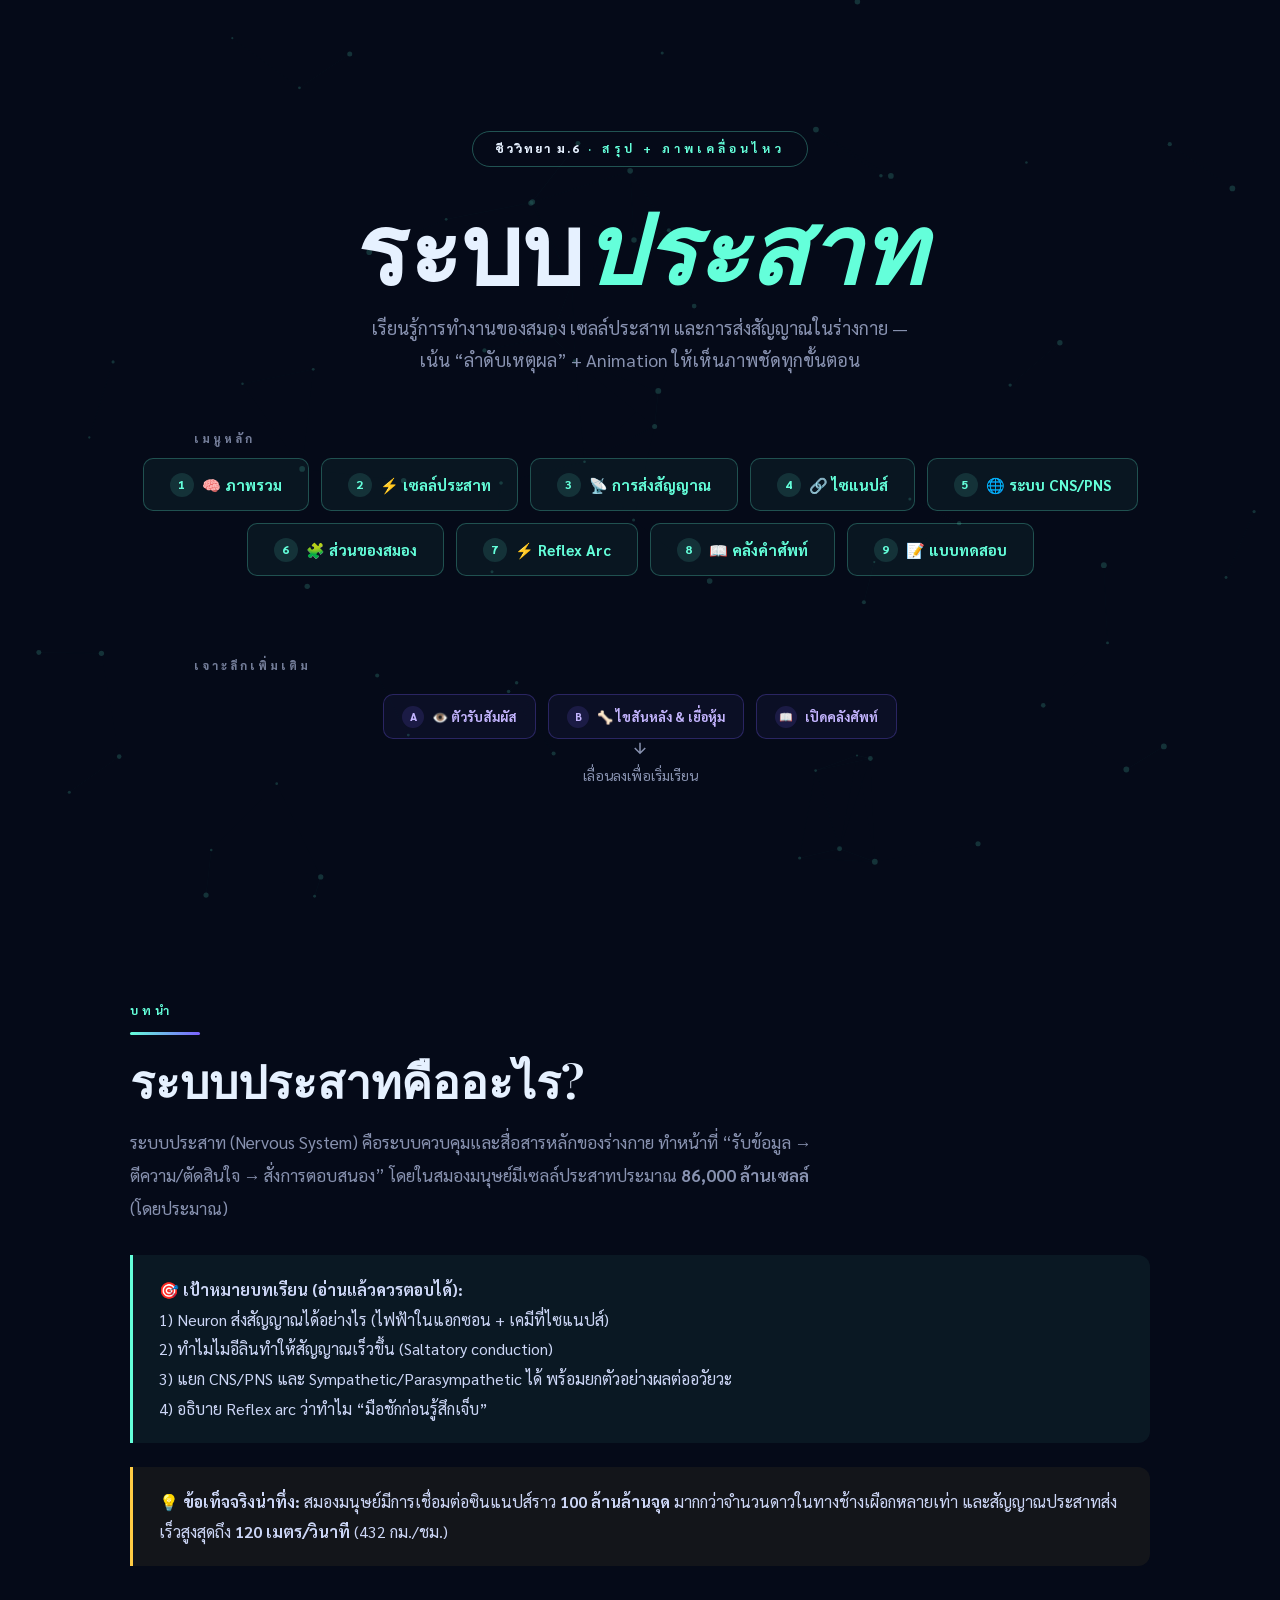
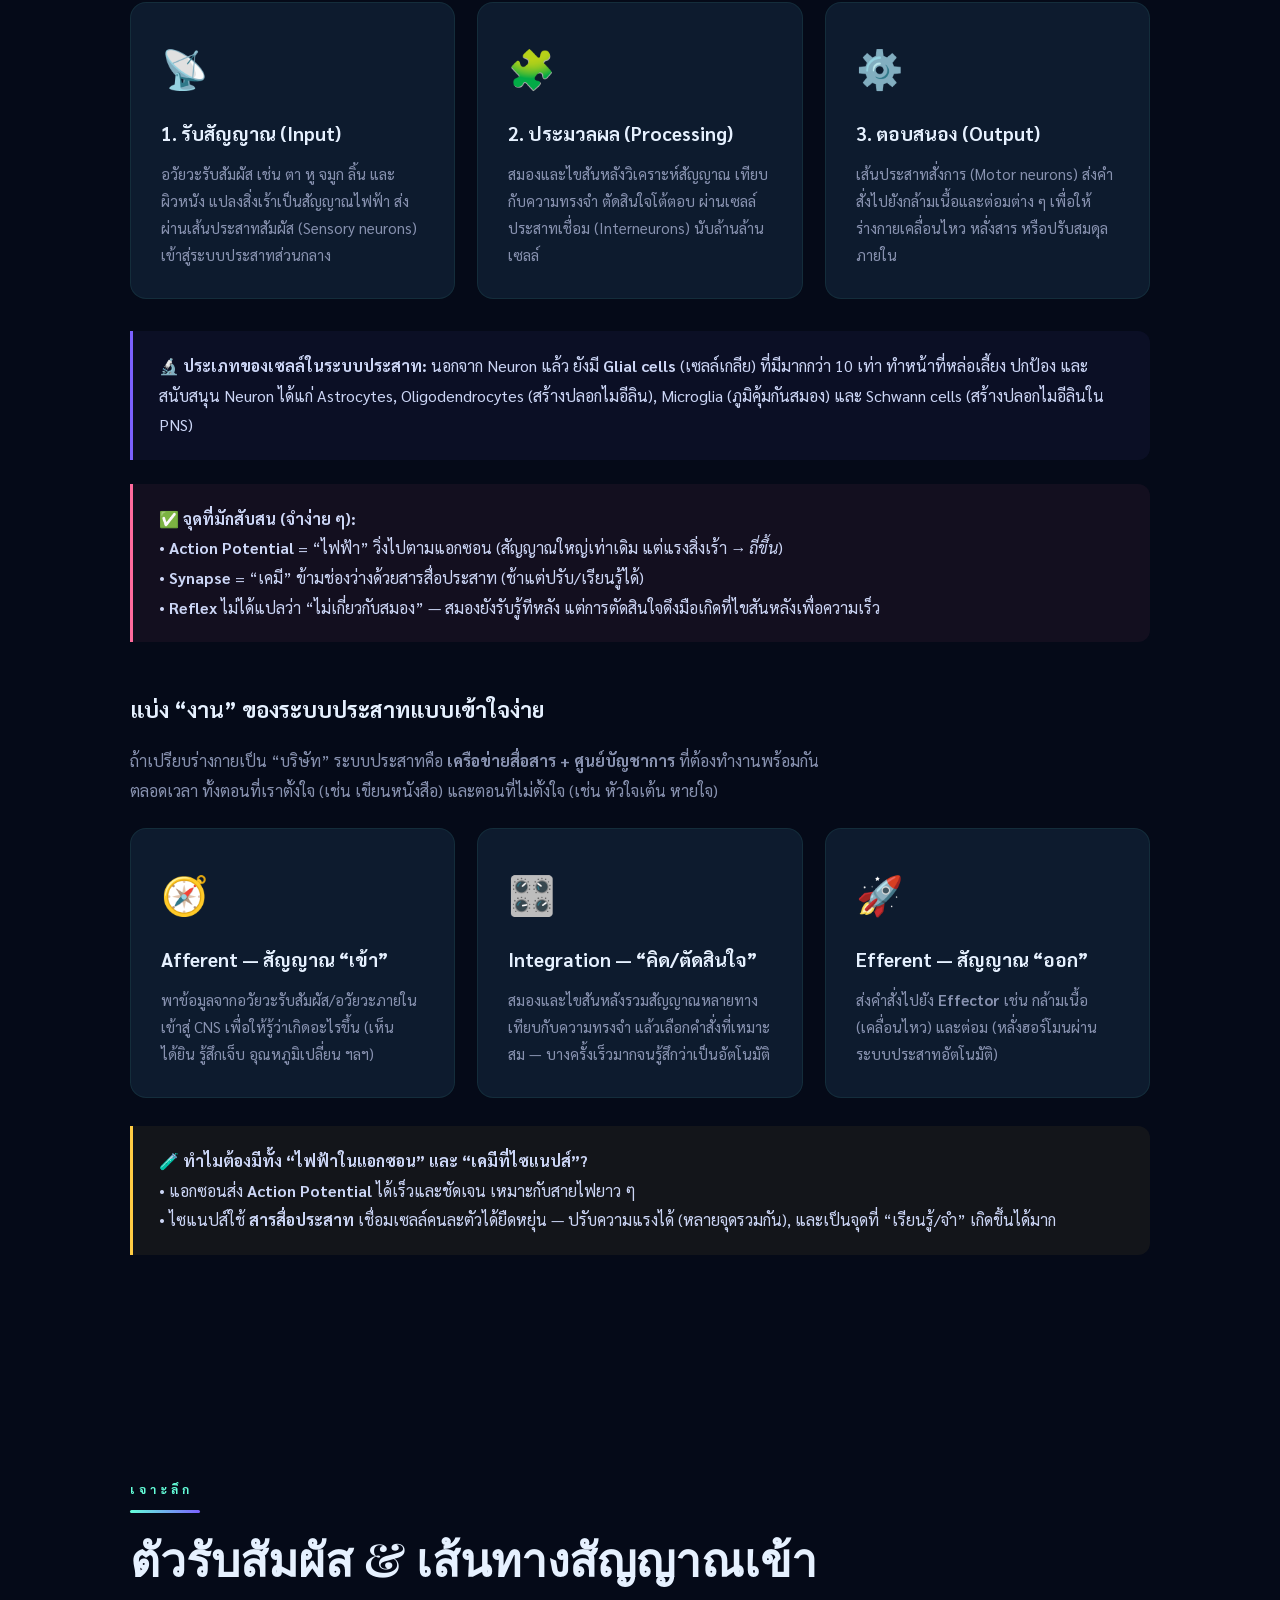
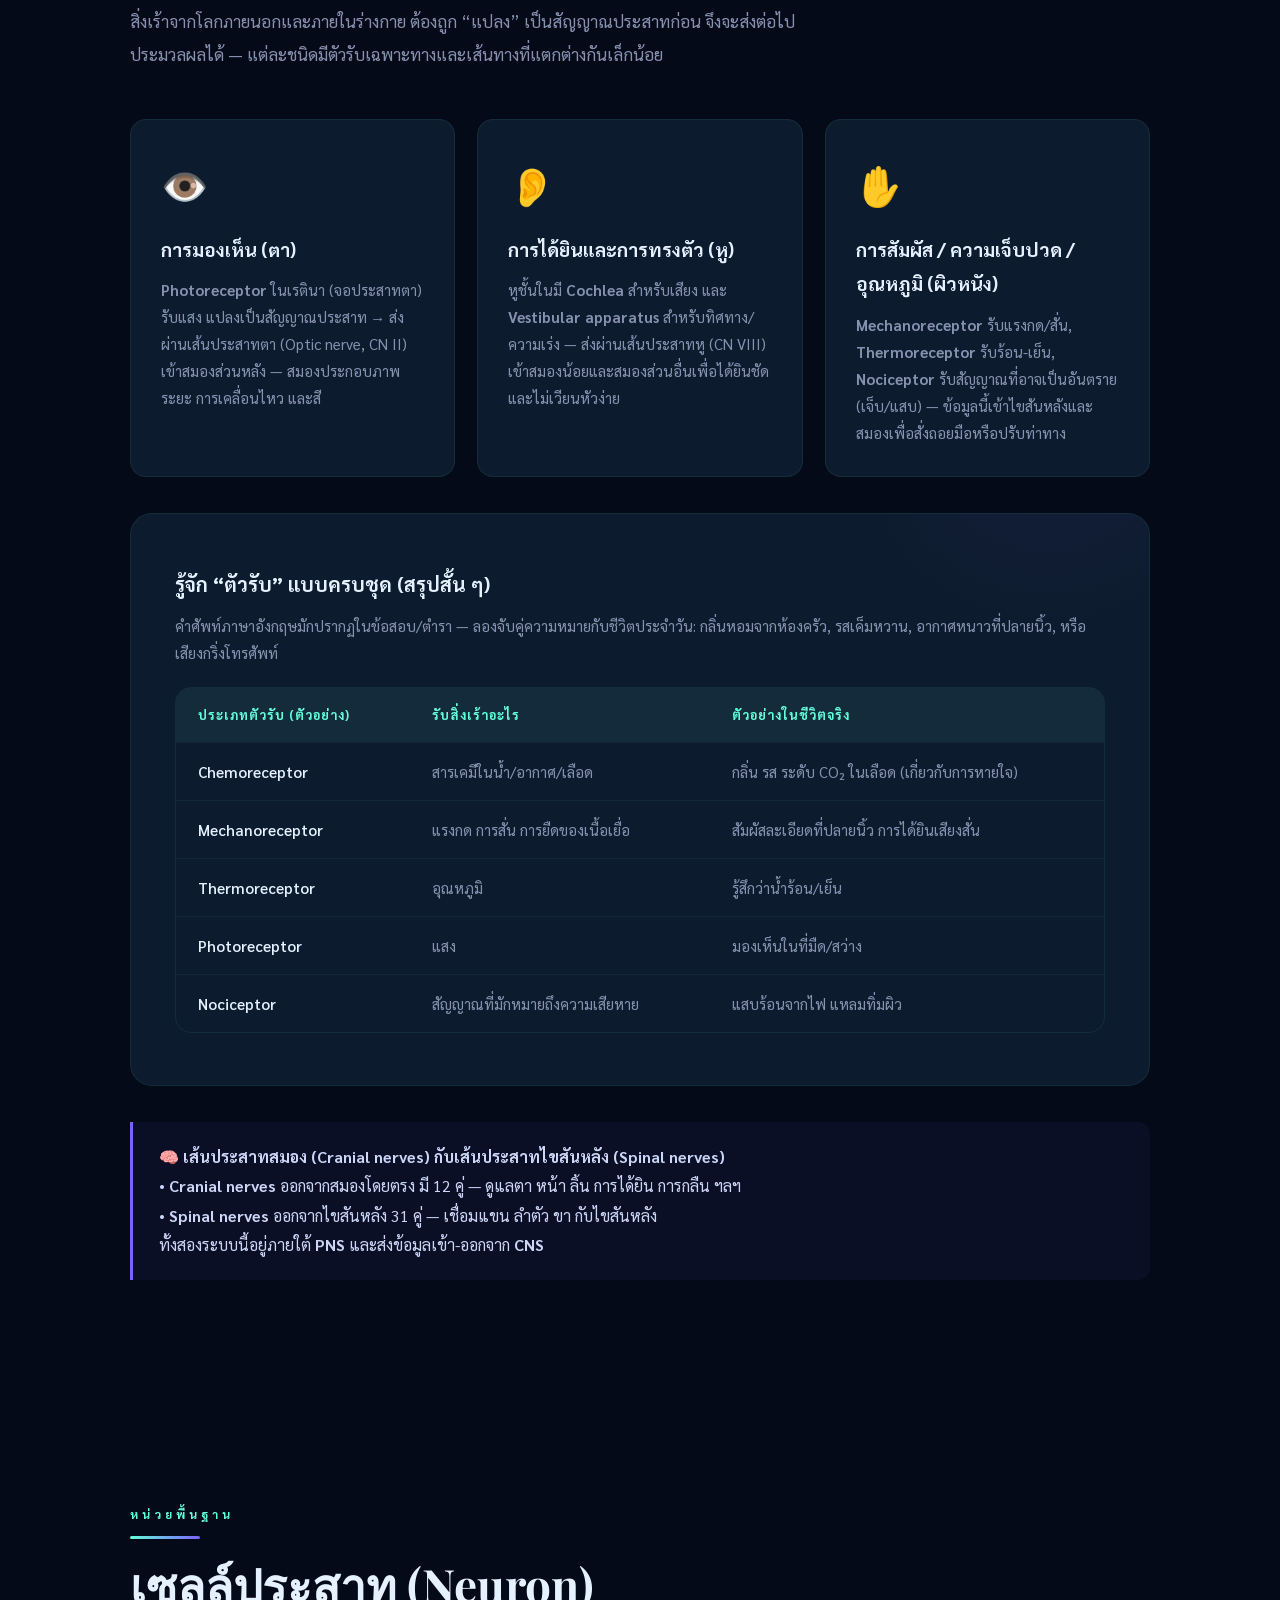
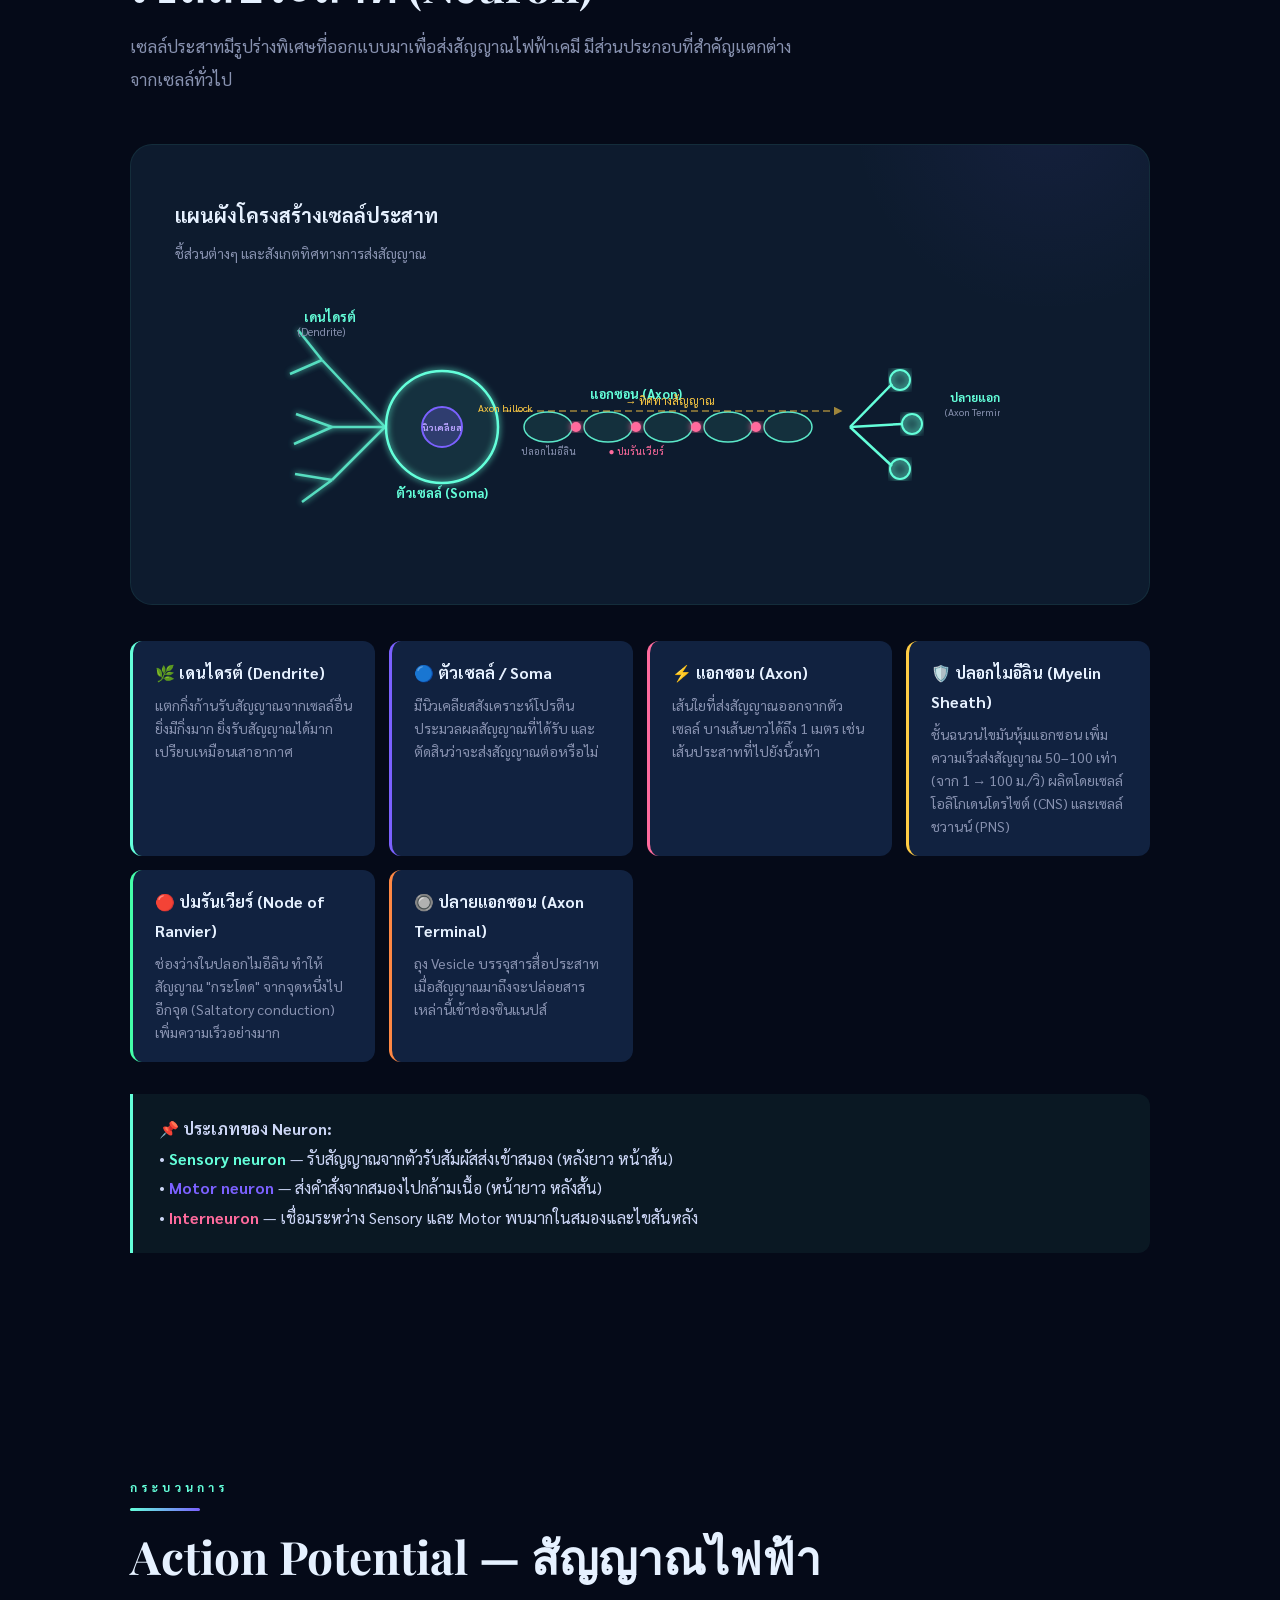
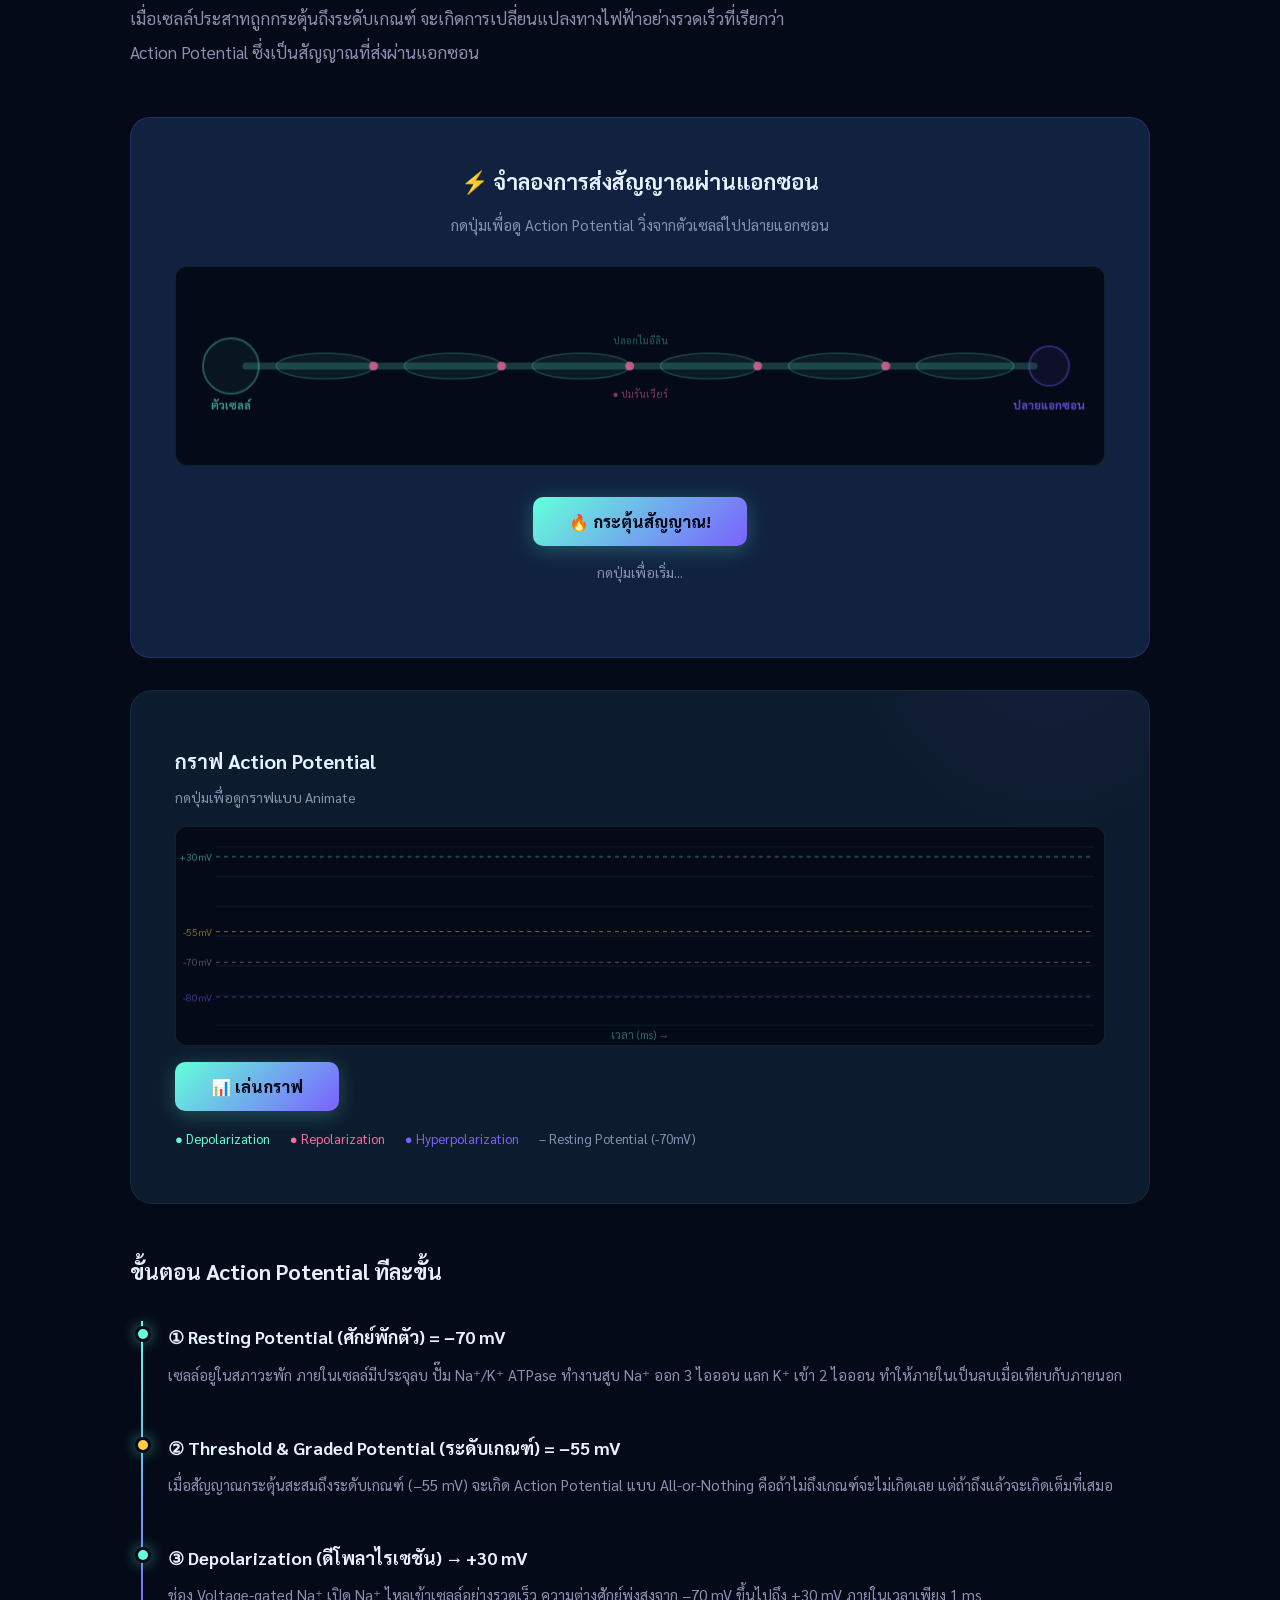
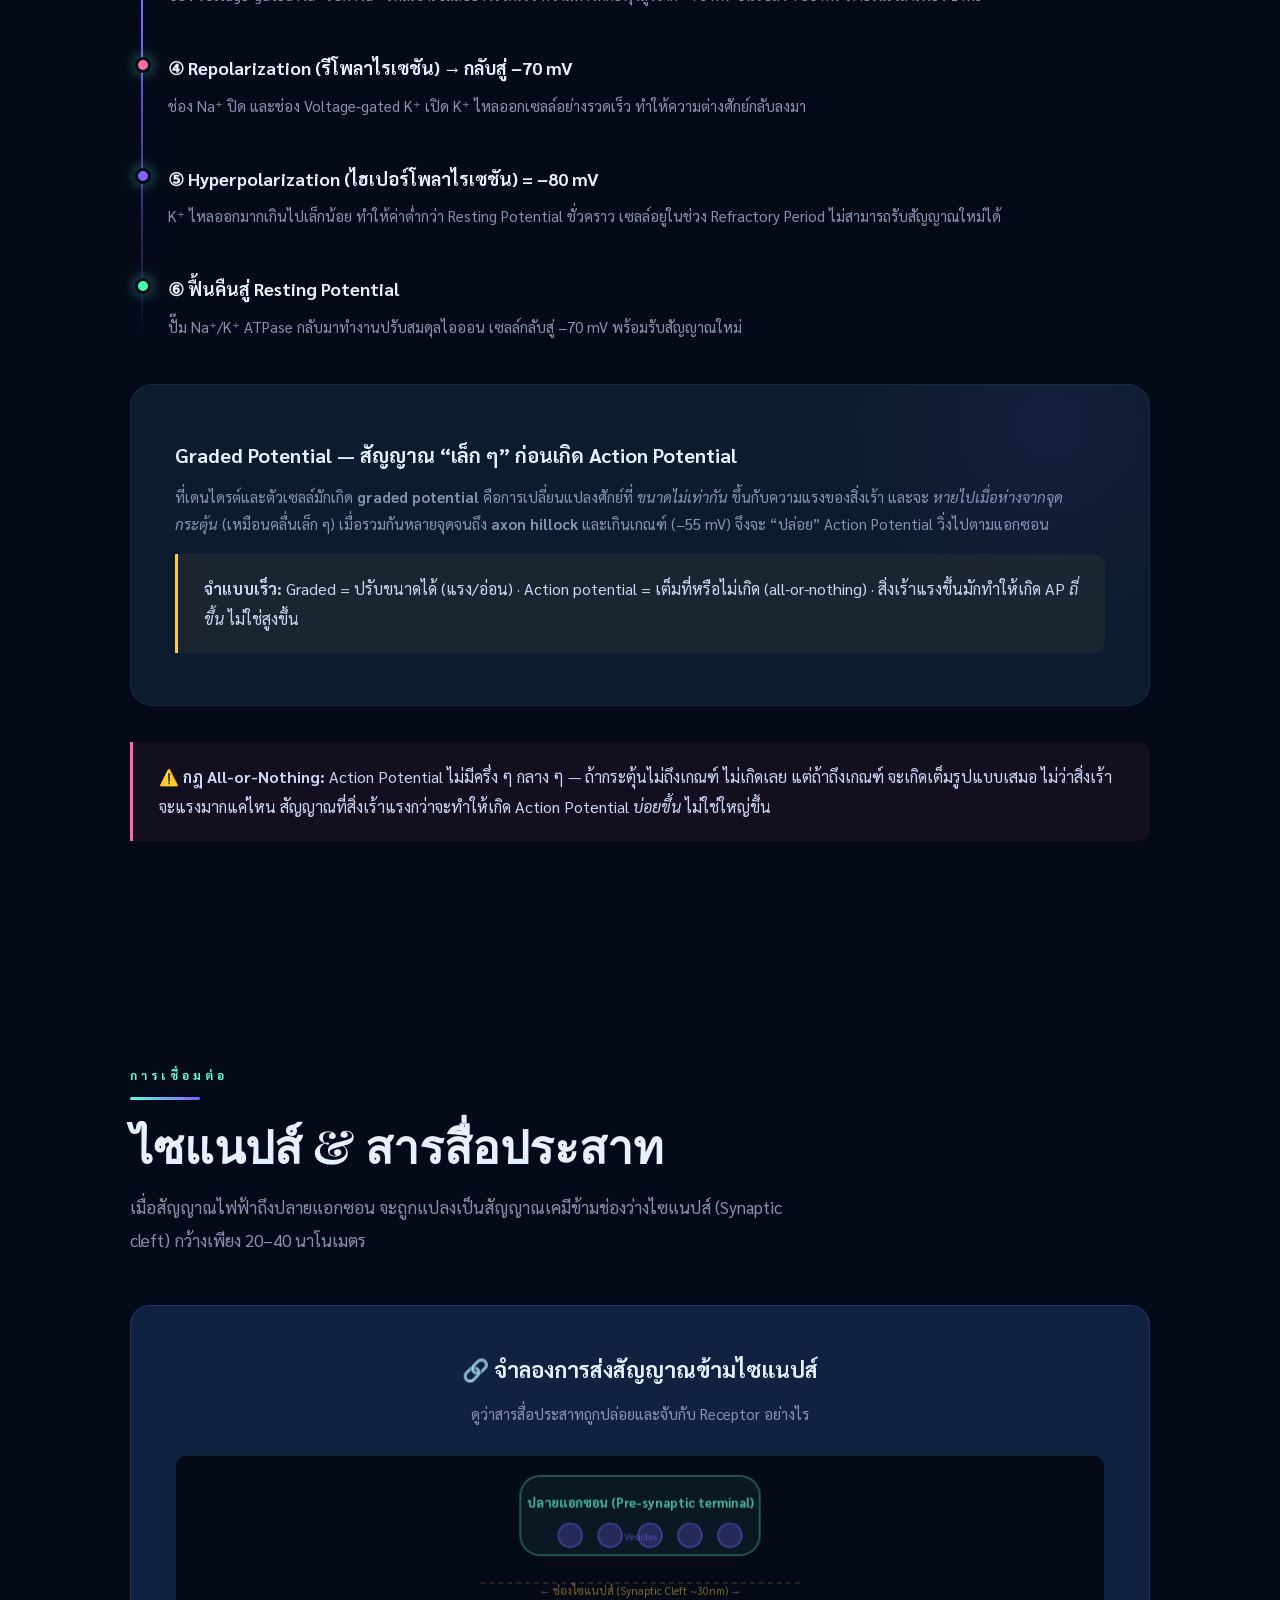
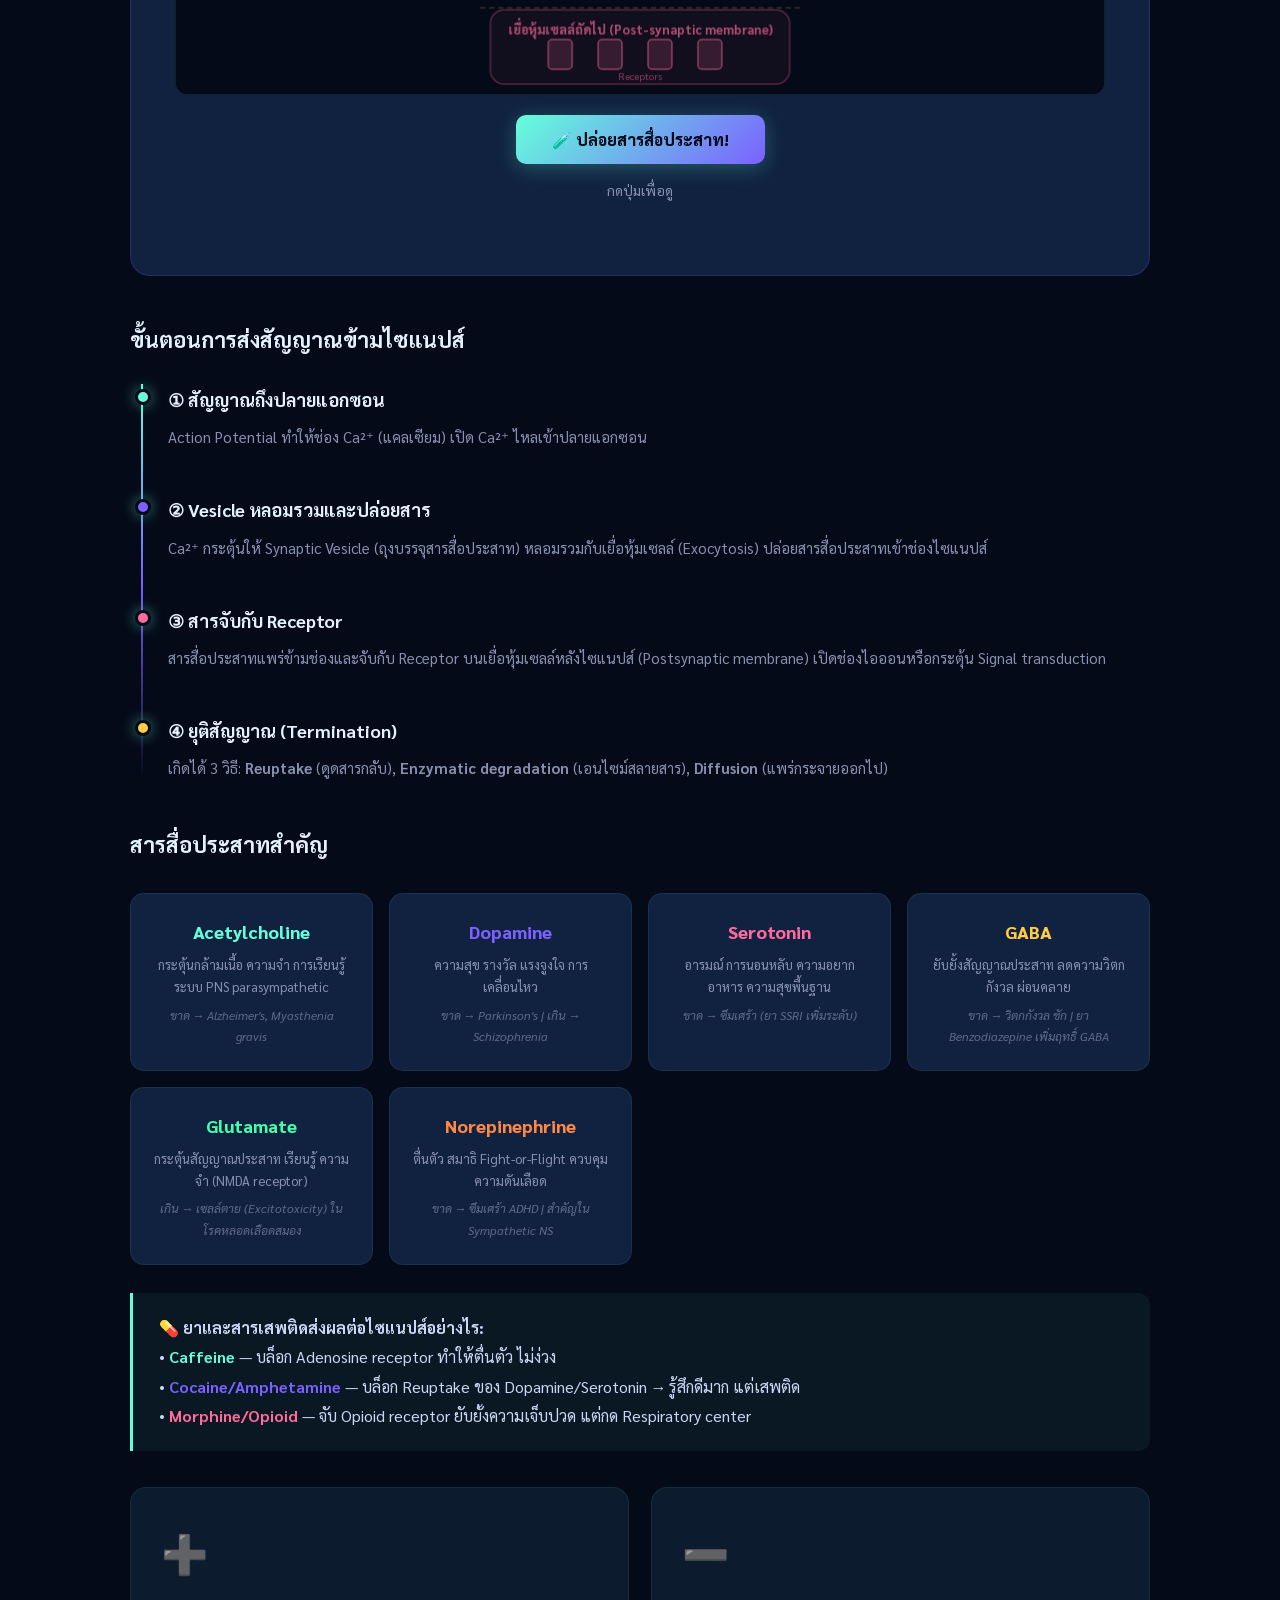
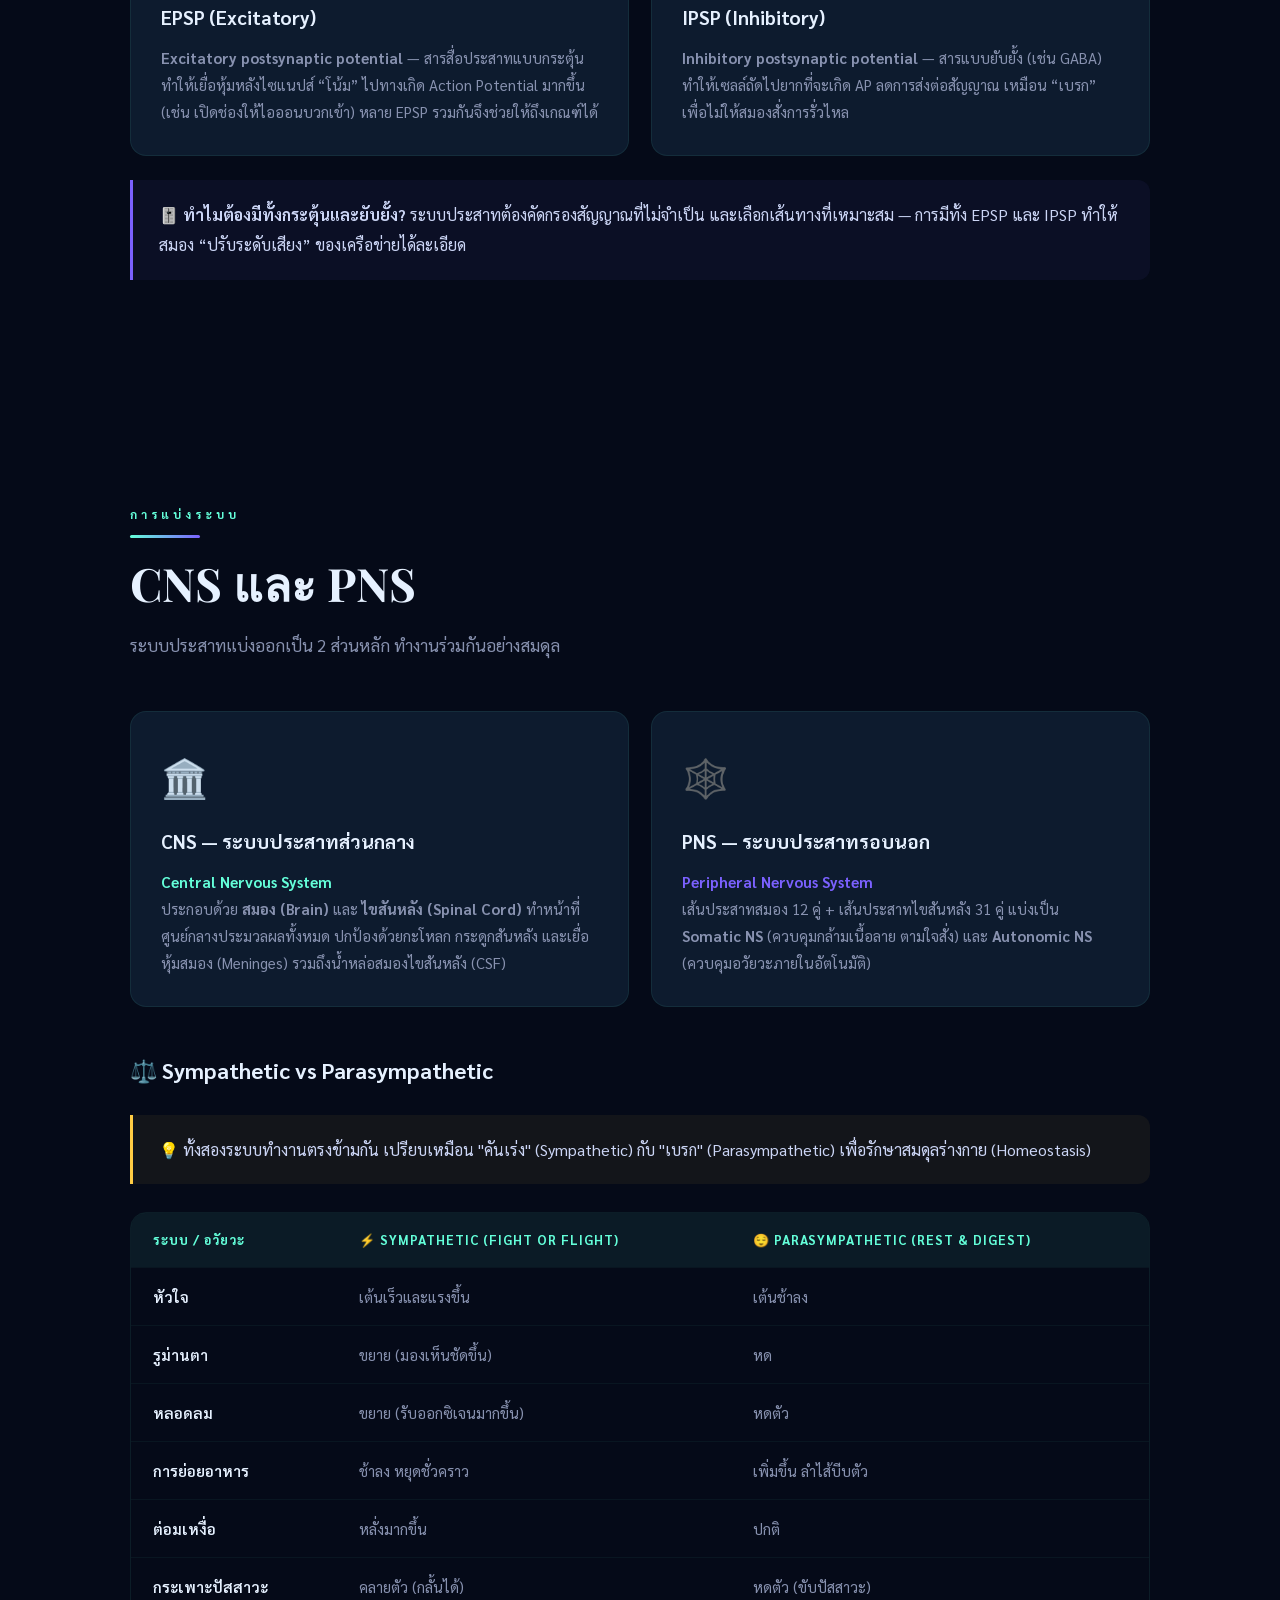
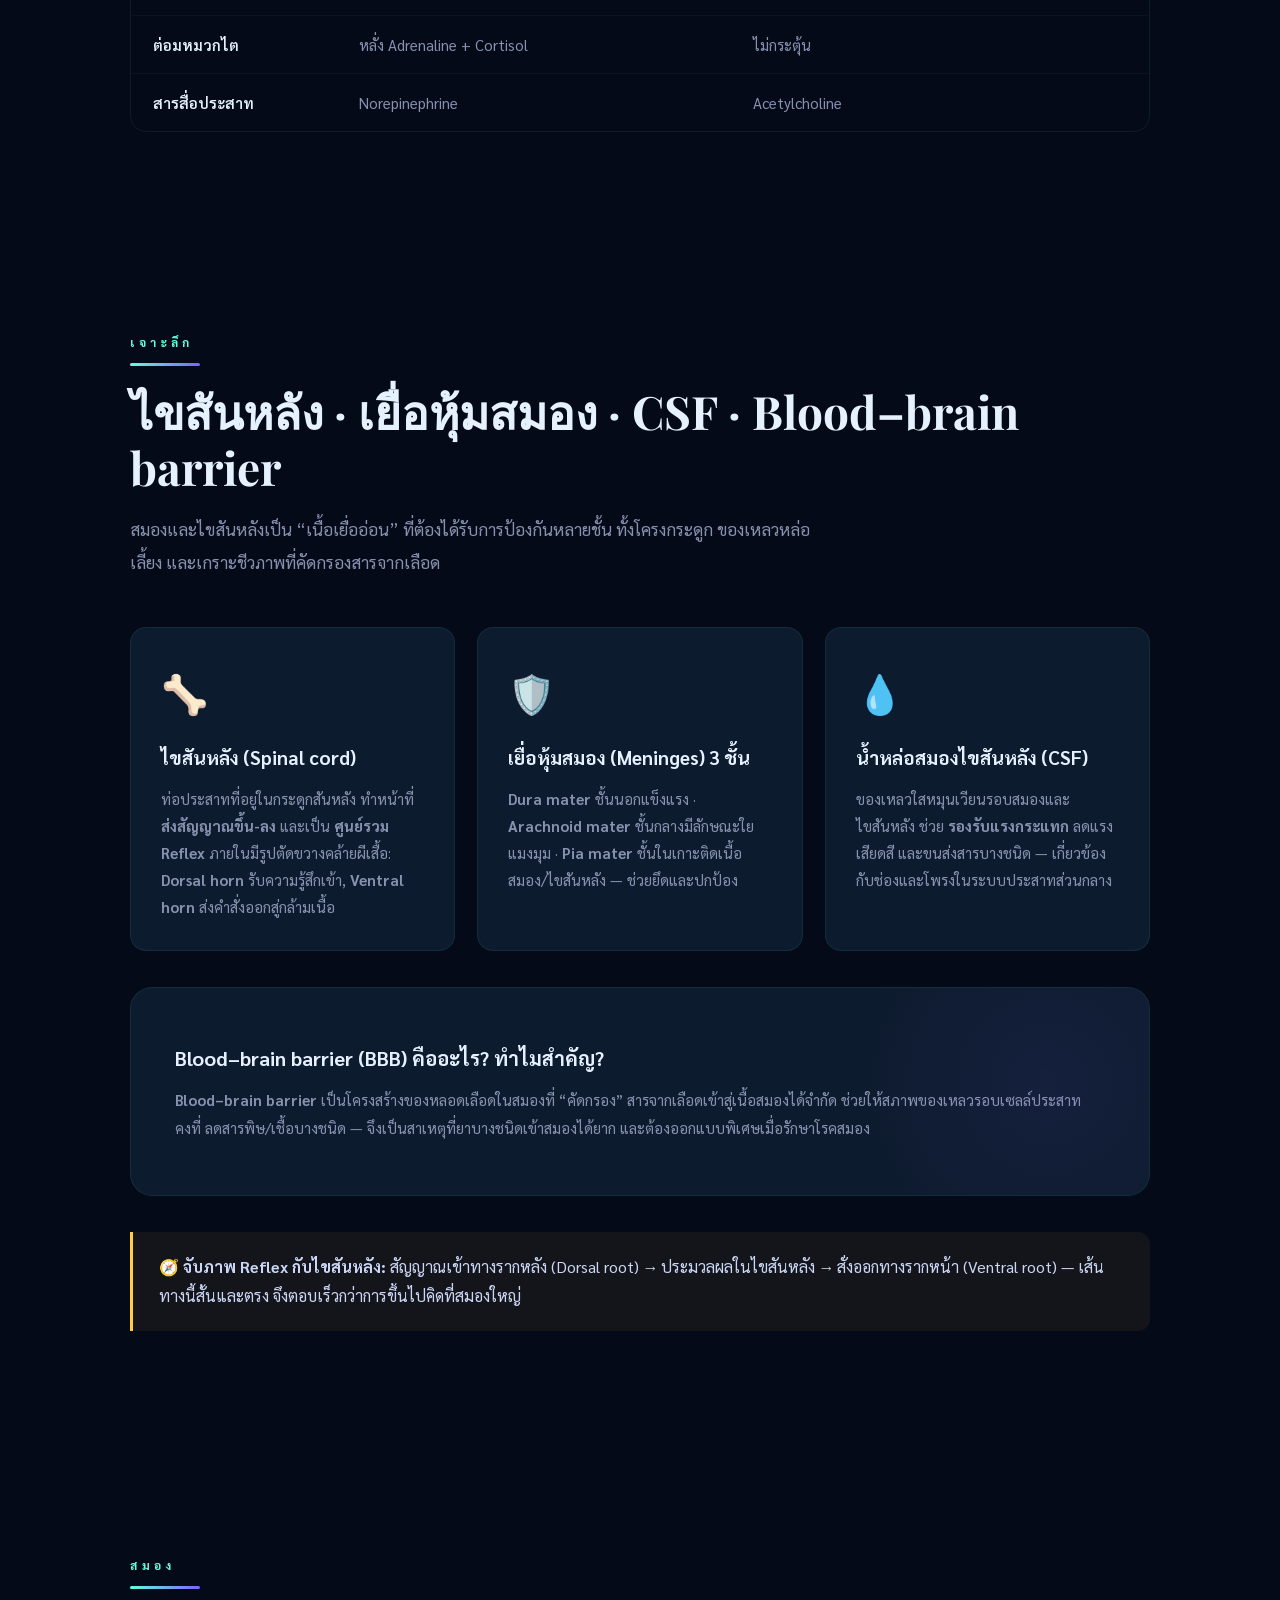
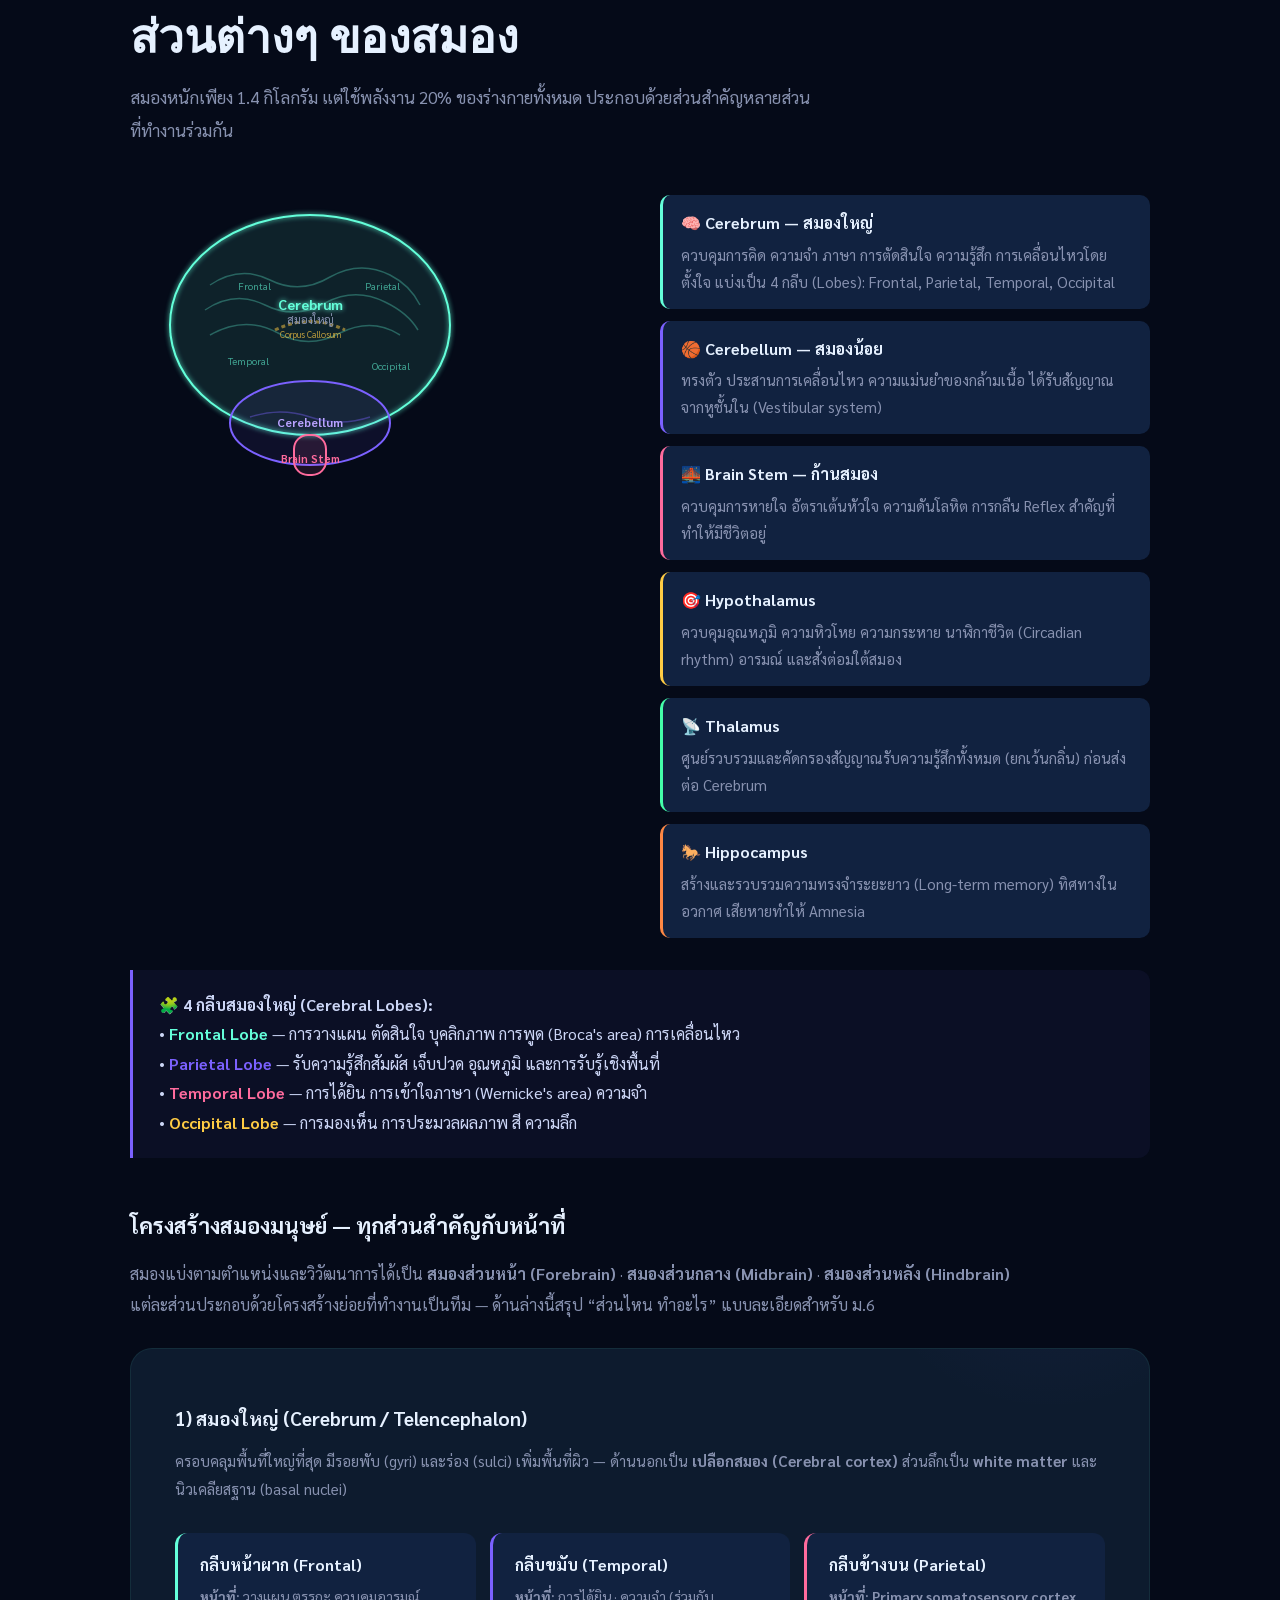
<file: nervous-system.html>
<!DOCTYPE html>
<html lang="th">
<head>
<meta charset="UTF-8">
<meta name="viewport" content="width=device-width, initial-scale=1.0">
<title>ระบบประสาท | Nervous System</title>
<link href="https://fonts.googleapis.com/css2?family=Sarabun:wght@300;400;600;700;800&family=Playfair+Display:ital,wght@0,700;1,400&display=swap" rel="stylesheet">
<style>
:root {
  --bg: #050a18;
  --surface: #0d1b2e;
  --surface2: #112240;
  --surface3: #162a4a;
  --accent: #64ffda;
  --accent2: #7b61ff;
  --accent3: #ff6b9d;
  --accent4: #ffcc44;
  --text: #ccd6f6;
  --text-dim: #8892b0;
  --glow: rgba(100,255,218,0.15);
}
* { margin:0; padding:0; box-sizing:border-box; }
html { scroll-behavior: smooth; }
body {
  background: var(--bg);
  color: var(--text);
  font-family: 'Sarabun', sans-serif;
  font-size: 17px;
  line-height: 1.8;
  overflow-x: hidden;
}
#neural-canvas {
  position: fixed; top:0; left:0;
  width:100%; height:100%;
  z-index:0; opacity:0.3; pointer-events:none;
}
.page-wrapper { position:relative; z-index:1; }

/* ====== HERO ====== */
.hero {
  min-height: 100vh;
  display: flex; flex-direction: column;
  align-items: center; justify-content: center;
  text-align: center;
  padding: 80px 40px 60px;
}
.hero-badge {
  font-size:12px; font-weight:700; letter-spacing:4px;
  text-transform:uppercase; color:var(--accent);
  border:1px solid rgba(100,255,218,0.3);
  padding:6px 22px; border-radius:20px;
  margin-bottom:28px;
  animation: fadeUp 0.8s ease both;
}
.hero-badge strong{ color:#e6f1ff; font-weight:800; letter-spacing:2px; }
.hero h1 {
  font-family:'Playfair Display',serif;
  font-size: clamp(44px,8vw,96px);
  line-height:1.05; color:#e6f1ff;
  margin-bottom:16px;
  animation: fadeUp 0.8s 0.15s ease both;
}
.hero h1 span { color:var(--accent); font-style:italic; }
.hero-sub {
  font-size:18px; color:var(--text-dim);
  max-width:560px; margin: 0 auto 52px;
  animation: fadeUp 0.8s 0.3s ease both;
}

/* ====== CHAPTER BUTTONS (replacing nav) ====== */
.chapter-buttons {
  display: flex; flex-wrap: wrap;
  gap: 12px; justify-content: center;
  margin-bottom: 52px;
  animation: fadeUp 0.8s 0.45s ease both;
}
.ch-btn {
  background: rgba(100,255,218,0.05);
  border: 1.5px solid rgba(100,255,218,0.25);
  color: var(--accent);
  padding: 12px 26px;
  border-radius: 10px;
  font-family: 'Sarabun', sans-serif;
  font-size: 15px; font-weight: 700;
  cursor: pointer;
  transition: all 0.25s;
  display: flex; align-items: center; gap: 8px;
  text-decoration: none;
}
.ch-btn:hover {
  background: rgba(100,255,218,0.12);
  border-color: var(--accent);
  transform: translateY(-3px);
  box-shadow: 0 10px 28px rgba(100,255,218,0.2);
}
.ch-btn .num {
  background: rgba(100,255,218,0.12);
  width:24px; height:24px;
  border-radius:50%;
  font-size:12px; font-weight:800;
  display:flex; align-items:center; justify-content:center;
}
.chapter-buttons.sub { margin-top: 8px; margin-bottom: 0; }
.chapter-buttons.sub .ch-btn {
  font-size: 13px;
  padding: 10px 18px;
  border-color: rgba(123,97,255,0.28);
  color: #c4b5ff;
  background: rgba(123,97,255,0.06);
}
.chapter-buttons.sub .ch-btn:hover {
  border-color: var(--accent2);
  color: #e8e0ff;
  box-shadow: 0 10px 28px rgba(123,97,255,0.18);
}
.chapter-buttons.sub .ch-btn .num {
  background: rgba(123,97,255,0.15);
  font-size: 11px;
  width: 22px;
  height: 22px;
}
.hero-menu-label {
  width: 100%;
  max-width: 900px;
  text-align: left;
  font-size: 11px;
  font-weight: 800;
  letter-spacing: 3px;
  text-transform: uppercase;
  color: var(--text-dim);
  margin: 0 auto 10px;
  padding-left: 4px;
  opacity: 0.85;
}
@media (max-width: 700px) {
  .hero-menu-label { padding-left: 0; }
}

.scroll-hint {
  animation: bounce 2s infinite;
  color:var(--text-dim); font-size:14px;
  display:flex; flex-direction:column; align-items:center; gap:6px;
}

/* ====== SECTIONS ====== */
section {
  padding: 100px 40px;
  max-width: 1100px;
  margin: 0 auto;
}
.section-label {
  font-size:12px; font-weight:700; letter-spacing:4px;
  text-transform:uppercase; color:var(--accent);
  margin-bottom:10px;
}
.section-divider {
  width:70px; height:3px;
  background: linear-gradient(90deg, var(--accent), var(--accent2));
  border-radius:2px; margin-bottom:18px;
}
.section-title {
  font-family:'Playfair Display',serif;
  font-size: clamp(28px,4vw,46px);
  color:#e6f1ff; margin-bottom:18px; line-height:1.2;
}
.section-intro {
  color:var(--text-dim); font-size:17px;
  max-width:680px; margin-bottom:48px; line-height:1.95;
}

/* ====== CARDS ====== */
.cards {
  display:grid;
  grid-template-columns: repeat(auto-fit, minmax(290px,1fr));
  gap:22px;
}
.card {
  background:var(--surface);
  border:1px solid rgba(100,255,218,0.08);
  border-radius:16px; padding:30px;
  transition:all 0.3s; position:relative; overflow:hidden;
}
.card::before {
  content:''; position:absolute; top:0;left:0;right:0; height:2px;
  background: linear-gradient(90deg,var(--accent),var(--accent2));
  opacity:0; transition:opacity 0.3s;
}
.card:hover { border-color:rgba(100,255,218,0.2); transform:translateY(-4px); box-shadow:0 20px 40px rgba(0,0,0,0.3),0 0 30px var(--glow); }
.card:hover::before { opacity:1; }
.card-icon { font-size:38px; margin-bottom:14px; display:block; }
.card h3 { font-size:19px; font-weight:700; color:#e6f1ff; margin-bottom:10px; }
.card p { color:var(--text-dim); line-height:1.8; font-size:15px; }

/* ====== HIGHLIGHT BOX ====== */
.highlight {
  background: rgba(100,255,218,0.06);
  border-left: 3px solid var(--accent);
  border-radius: 0 12px 12px 0;
  padding: 20px 26px; margin:24px 0;
  color:var(--text); font-size:16px; line-height:1.85;
}
.highlight.purple { border-color:var(--accent2); background:rgba(123,97,255,0.06); }
.highlight.pink { border-color:var(--accent3); background:rgba(255,107,157,0.06); }
.highlight.yellow { border-color:var(--accent4); background:rgba(255,204,68,0.06); }

/* ====== NEURON SECTION ====== */
.panel {
  background:var(--surface);
  border:1px solid rgba(100,255,218,0.08);
  border-radius:22px; padding:52px 44px;
  margin-bottom:36px; position:relative; overflow:hidden;
}
.panel::after {
  content:''; position:absolute; top:-50%; right:-100px;
  width:400px; height:400px; border-radius:50%;
  background:radial-gradient(circle,rgba(123,97,255,0.07) 0%,transparent 70%);
  pointer-events:none;
}
.neuron-diagram { width:100%; max-width:720px; margin:36px auto 0; display:block; }

/* ====== PARTS GRID ====== */
.parts-grid {
  display:grid; grid-template-columns:repeat(auto-fit,minmax(240px,1fr));
  gap:14px; margin-top:30px;
}
.part-card {
  background:var(--surface2); border-radius:12px;
  padding:18px 22px; border-left:3px solid var(--accent);
  transition:all 0.25s;
}
.part-card:nth-child(2){ border-color:var(--accent2); }
.part-card:nth-child(3){ border-color:var(--accent3); }
.part-card:nth-child(4){ border-color:var(--accent4); }
.part-card:nth-child(5){ border-color:#44ffaa; }
.part-card:nth-child(6){ border-color:#ff8844; }
.part-card:hover { transform:translateX(4px); }
.part-card h4 { font-size:16px; font-weight:700; color:#e6f1ff; margin-bottom:6px; }
.part-card p { font-size:14px; color:var(--text-dim); line-height:1.65; }

/* ====== INTERACTIVE DEMO ====== */
.interactive-box {
  background:var(--surface2);
  border-radius:20px; border:1px solid rgba(123,97,255,0.2);
  padding:44px; text-align:center;
}
.interactive-box h3 { font-size:22px; font-weight:700; color:#e6f1ff; margin-bottom:10px; }
.interactive-box > p { color:var(--text-dim); margin-bottom:28px; font-size:15px; }
#neuron-demo {
  width:100%; height:200px; border-radius:12px;
  background:var(--bg); margin-bottom:22px; cursor:pointer;
  border:1px solid rgba(100,255,218,0.1);
}
.fire-btn {
  background:linear-gradient(135deg,var(--accent),var(--accent2));
  color:var(--bg); border:none;
  padding:14px 36px; border-radius:10px;
  font-family:'Sarabun',sans-serif; font-size:16px; font-weight:800;
  cursor:pointer; transition:all 0.25s;
  box-shadow:0 4px 20px rgba(100,255,218,0.25);
}
.fire-btn:hover { transform:scale(1.05); box-shadow:0 8px 30px rgba(100,255,218,0.4); }

/* ====== ACTION POTENTIAL GRAPH ====== */
#ap-canvas {
  width:100%; height:220px; border-radius:12px;
  background:var(--bg); border:1px solid rgba(100,255,218,0.1);
  display:block; margin-top:16px;
}

/* ====== SYNAPSE DEMO ====== */
#synapse-canvas {
  width:100%; height:240px; border-radius:12px;
  background:var(--bg); border:1px solid rgba(100,255,218,0.1);
  display:block; margin-bottom:20px;
}

/* ====== TIMELINE ====== */
.timeline { position:relative; padding-left:38px; }
.timeline::before {
  content:''; position:absolute; left:11px; top:0; bottom:0; width:2px;
  background:linear-gradient(to bottom,var(--accent),var(--accent2),transparent);
}
.tl-item { position:relative; margin-bottom:44px; }
.tl-dot {
  position:absolute; left:-33px; top:5px;
  width:16px; height:16px; border-radius:50%;
  background:var(--accent); box-shadow:0 0 14px rgba(100,255,218,0.5);
  border:3px solid var(--bg);
}
.tl-item h4 { font-size:18px; font-weight:700; color:#e6f1ff; margin-bottom:7px; }
.tl-item p { color:var(--text-dim); font-size:15px; line-height:1.8; }

/* ====== TABLE ====== */
.compare-table {
  width:100%; border-collapse:separate; border-spacing:0;
  border-radius:16px; overflow:hidden;
  border:1px solid rgba(100,255,218,0.08);
}
.compare-table th {
  background:rgba(100,255,218,0.07); color:var(--accent);
  padding:15px 22px; text-align:left; font-size:13px;
  font-weight:700; letter-spacing:1px; text-transform:uppercase;
}
.compare-table td {
  padding:15px 22px; font-size:15px; color:var(--text-dim);
  border-top:1px solid rgba(100,255,218,0.05);
}
.compare-table tr:hover td { background:rgba(100,255,218,0.03); }
.compare-table td:first-child { color:#e6f1ff; font-weight:600; }

/* ====== GLOSSARY ====== */
.glossary-panel {
  background: var(--surface);
  border: 1px solid rgba(100,255,218,0.1);
  border-radius: 22px;
  padding: 36px 40px 28px;
  margin-top: 28px;
}
.glossary-toolbar {
  display: flex;
  flex-wrap: wrap;
  gap: 12px;
  align-items: center;
  margin-bottom: 20px;
}
#glossary-search {
  flex: 1 1 220px;
  min-width: 180px;
  padding: 14px 18px;
  border-radius: 12px;
  border: 1px solid rgba(100,255,218,0.18);
  background: var(--surface2);
  color: var(--text);
  font-family: 'Sarabun', sans-serif;
  font-size: 15px;
}
#glossary-search::placeholder { color: var(--text-dim); opacity: 0.7; }
#glossary-search:focus {
  outline: none;
  border-color: var(--accent);
  box-shadow: 0 0 0 3px rgba(100,255,218,0.12);
}
.glossary-cats {
  display: flex;
  flex-wrap: wrap;
  gap: 8px;
}
.glossary-cat {
  border: 1px solid rgba(100,255,218,0.15);
  background: rgba(100,255,218,0.04);
  color: var(--text-dim);
  padding: 8px 14px;
  border-radius: 999px;
  font-family: 'Sarabun', sans-serif;
  font-size: 13px;
  font-weight: 700;
  cursor: pointer;
  transition: all 0.2s;
}
.glossary-cat:hover {
  border-color: var(--accent);
  color: var(--accent);
}
.glossary-cat.active {
  background: rgba(100,255,218,0.12);
  border-color: var(--accent);
  color: var(--accent);
}
.glossary-note {
  font-size: 13px;
  color: var(--text-dim);
  margin-bottom: 14px;
  line-height: 1.7;
}
.glossary-table-wrap {
  overflow-x: auto;
  border-radius: 14px;
  border: 1px solid rgba(100,255,218,0.08);
}
.glossary-table {
  width: 100%;
  border-collapse: collapse;
  min-width: 640px;
}
.glossary-table th {
  text-align: left;
  padding: 14px 16px;
  font-size: 12px;
  font-weight: 800;
  letter-spacing: 1px;
  text-transform: uppercase;
  color: var(--accent);
  background: rgba(100,255,218,0.07);
  border-bottom: 1px solid rgba(100,255,218,0.1);
}
.glossary-table td {
  padding: 12px 16px;
  font-size: 14px;
  color: var(--text-dim);
  border-top: 1px solid rgba(100,255,218,0.06);
  vertical-align: top;
}
.glossary-table tr.hidden { display: none; }
.glossary-table td.term-en {
  color: #e6f1ff;
  font-weight: 700;
  white-space: nowrap;
}
.glossary-table td.term-read {
  color: #b8c5e0;
  font-size: 13px;
  font-style: italic;
  white-space: nowrap;
}
.glossary-table td.term-role { line-height: 1.65; max-width: 420px; }
.glossary-count {
  margin-left: auto;
  font-size: 13px;
  color: var(--text-dim);
  font-weight: 600;
}

/* ====== BRAIN SVG ====== */
.brain-section {
  display:grid; grid-template-columns:1fr 1fr; gap:40px;
  align-items:start;
}
@media(max-width:700px){ .brain-section{grid-template-columns:1fr;} }
.brain-list { list-style:none; display:flex; flex-direction:column; gap:12px; }
.brain-list li {
  background:var(--surface2); border-radius:10px;
  padding:14px 18px; font-size:15px; color:var(--text-dim);
  border-left:3px solid var(--accent); cursor:pointer;
  transition:all 0.25s;
}
.brain-list li:nth-child(2){ border-color:var(--accent2); }
.brain-list li:nth-child(3){ border-color:var(--accent3); }
.brain-list li:nth-child(4){ border-color:var(--accent4); }
.brain-list li:nth-child(5){ border-color:#44ffaa; }
.brain-list li:nth-child(6){ border-color:#ff8844; }
.brain-list li:hover { transform:translateX(5px); color:var(--text); }
.brain-list li strong { color:#e6f1ff; display:block; font-size:16px; margin-bottom:3px; }

/* ====== NEUROTRANSMITTER BADGES ====== */
.nt-grid {
  display:grid; grid-template-columns:repeat(auto-fit,minmax(220px,1fr));
  gap:16px; margin-top:28px;
}
.nt-card {
  background:var(--surface2); border-radius:14px; padding:22px;
  border:1px solid rgba(100,255,218,0.08); transition:all 0.25s;
  text-align:center;
}
.nt-card:hover { transform:translateY(-4px); border-color:rgba(100,255,218,0.2); }
.nt-name { font-size:18px; font-weight:800; color:var(--accent); margin-bottom:6px; }
.nt-card:nth-child(2) .nt-name { color:var(--accent2); }
.nt-card:nth-child(3) .nt-name { color:var(--accent3); }
.nt-card:nth-child(4) .nt-name { color:var(--accent4); }
.nt-card:nth-child(5) .nt-name { color:#44ffaa; }
.nt-card:nth-child(6) .nt-name { color:#ff8844; }
.nt-role { font-size:13px; color:var(--text-dim); line-height:1.7; margin-top:4px; }
.nt-example { font-size:12px; color:var(--text-dim); opacity:0.65; margin-top:6px; font-style:italic; }

/* ====== REFLEX ARC ====== */
#reflex-canvas {
  width:100%; height:220px; border-radius:12px;
  background:var(--bg); border:1px solid rgba(100,255,218,0.1);
  display:block; margin-bottom:20px;
}

/* ====== QUIZ ====== */
.quiz-panel {
  background:var(--surface); border-radius:22px;
  padding:52px 44px; border:1px solid rgba(255,107,157,0.1);
}
.quiz-progress {
  display:flex; gap:6px; margin-bottom:28px;
}
.quiz-pip {
  flex:1; height:4px; border-radius:2px;
  background:rgba(100,255,218,0.12); transition:background 0.4s;
}
.quiz-pip.done { background:var(--accent); }
.quiz-pip.current { background:var(--accent2); }
.quiz-q { font-size:20px; font-weight:700; color:#e6f1ff; margin-bottom:28px; line-height:1.5; }
.quiz-opts { display:grid; gap:11px; margin-bottom:22px; }
.quiz-opt {
  background:var(--surface2); border:2px solid rgba(100,255,218,0.1);
  border-radius:10px; padding:14px 20px; cursor:pointer;
  text-align:left; font-family:'Sarabun',sans-serif;
  font-size:16px; color:var(--text); transition:all 0.2s;
  display:flex; align-items:center; gap:12px;
}
.quiz-opt:hover { border-color:var(--accent); background:rgba(100,255,218,0.05); }
.quiz-opt.correct { border-color:var(--accent); background:rgba(100,255,218,0.08); }
.quiz-opt.wrong { border-color:var(--accent3); background:rgba(255,107,157,0.08); }
.quiz-opt-letter {
  width:32px; height:32px; border-radius:50%;
  display:flex; align-items:center; justify-content:center;
  font-weight:800; font-size:13px;
  background:rgba(100,255,218,0.1); color:var(--accent); flex-shrink:0;
}
.quiz-result { padding:16px 20px; border-radius:10px; font-size:15px; display:none; line-height:1.75; }
.quiz-result.show { display:block; }
.quiz-result.correct-msg { background:rgba(100,255,218,0.08); color:var(--accent); }
.quiz-result.wrong-msg { background:rgba(255,107,157,0.08); color:#ff8888; }
.quiz-explain { margin-top:10px; color:var(--text-dim); font-size:14px; line-height:1.75; }
.next-btn {
  margin-top:18px; background:transparent;
  border:2px solid var(--accent); color:var(--accent);
  padding:12px 28px; border-radius:8px;
  font-family:'Sarabun',sans-serif; font-size:15px; font-weight:700;
  cursor:pointer; transition:all 0.25s; display:none;
}
.next-btn.show { display:inline-block; }
.next-btn:hover { background:var(--accent); color:var(--bg); }
.quiz-score-box {
  text-align:center; padding:40px 20px; display:none;
}
.score-big { font-size:64px; font-weight:800; color:var(--accent); line-height:1; }
.score-label { font-size:20px; color:var(--text-dim); margin-top:10px; margin-bottom:28px; }
.score-breakdown {
  display:grid;
  grid-template-columns:repeat(auto-fill,minmax(44px,1fr));
  gap:6px;
  margin-bottom:28px;
  max-height:200px;
  overflow-y:auto;
  padding:4px 2px 8px;
}
.score-item {
  padding:10px 4px; border-radius:8px; font-size:13px;
  font-weight:700; text-align:center;
}
.score-item.c { background:rgba(100,255,218,0.1); color:var(--accent); }
.score-item.w { background:rgba(255,107,157,0.1); color:var(--accent3); }
.restart-btn {
  background:linear-gradient(135deg,var(--accent),var(--accent2));
  color:var(--bg); border:none; padding:14px 36px;
  border-radius:10px; font-family:'Sarabun',sans-serif;
  font-size:16px; font-weight:800; cursor:pointer; transition:all 0.25s;
}
.restart-btn:hover { transform:scale(1.05); }

/* ====== FOOTER ====== */
footer {
  text-align:center; padding:60px 40px;
  color:var(--text-dim); font-size:14px;
  border-top:1px solid rgba(100,255,218,0.06);
}
footer span { color:var(--accent); }

/* ====== ANIMATIONS ====== */
@keyframes fadeUp {
  from{opacity:0;transform:translateY(24px);}
  to{opacity:1;transform:none;}
}
@keyframes bounce {
  0%,100%{transform:translateY(0);}
  50%{transform:translateY(8px);}
}
.reveal { opacity:0; transform:translateY(32px); transition:opacity 0.7s ease,transform 0.7s ease; }
.reveal.visible { opacity:1; transform:none; }

/* ====== A11Y: REDUCE MOTION ====== */
@media (prefers-reduced-motion: reduce){
  html{ scroll-behavior:auto; }
  .scroll-hint{ animation:none !important; }
  .hero-badge,.hero h1,.hero-sub,.chapter-buttons{ animation:none !important; }
  .reveal{ opacity:1; transform:none; transition:none; }
}

@media(max-width:700px){
  section{padding:70px 20px;}
  .panel,.interactive-box,.quiz-panel{padding:28px 18px;}
  .hero{padding:60px 20px 50px;}
}
</style>
</head>
<body>
<canvas id="neural-canvas"></canvas>
<div class="page-wrapper">

<!-- ===== HERO ===== -->
<div class="hero">
  <div class="hero-badge"><strong>ชีววิทยา ม.6</strong> · สรุป + ภาพเคลื่อนไหว</div>
  <h1>ระบบ<span>ประสาท</span></h1>
  <p class="hero-sub">เรียนรู้การทำงานของสมอง เซลล์ประสาท และการส่งสัญญาณในร่างกาย — เน้น “ลำดับเหตุผล” + Animation ให้เห็นภาพชัดทุกขั้นตอน</p>

  <p class="hero-menu-label">เมนูหลัก</p>
  <div class="chapter-buttons">
    <a href="#intro" class="ch-btn"><span class="num">1</span>🧠 ภาพรวม</a>
    <a href="#neuron" class="ch-btn"><span class="num">2</span>⚡ เซลล์ประสาท</a>
    <a href="#signal" class="ch-btn"><span class="num">3</span>📡 การส่งสัญญาณ</a>
    <a href="#synapse" class="ch-btn"><span class="num">4</span>🔗 ไซแนปส์</a>
    <a href="#system" class="ch-btn"><span class="num">5</span>🌐 ระบบ CNS/PNS</a>
    <a href="#brain" class="ch-btn"><span class="num">6</span>🧩 ส่วนของสมอง</a>
    <a href="#reflex" class="ch-btn"><span class="num">7</span>⚡ Reflex Arc</a>
    <a href="#glossary" class="ch-btn"><span class="num">8</span>📖 คลังคำศัพท์</a>
    <a href="#quiz" class="ch-btn"><span class="num">9</span>📝 แบบทดสอบ</a>
  </div>

  <p class="hero-menu-label" style="margin-top:28px">เจาะลึกเพิ่มเติม</p>
  <div class="chapter-buttons sub">
    <a href="#receptors" class="ch-btn"><span class="num">A</span>👁️ ตัวรับสัมผัส</a>
    <a href="#spinal-protect" class="ch-btn"><span class="num">B</span>🦴 ไขสันหลัง &amp; เยื่อหุ้ม</a>
    <a href="#glossary" class="ch-btn"><span class="num">📖</span>เปิดคลังศัพท์</a>
  </div>

  <div class="scroll-hint">
    <svg width="18" height="18" viewBox="0 0 24 24" fill="none" stroke="currentColor" stroke-width="2">
      <path d="M12 5v14M5 12l7 7 7-7"/>
    </svg>
    เลื่อนลงเพื่อเริ่มเรียน
  </div>
</div>

<!-- ===== SECTION 1: OVERVIEW ===== -->
<section id="intro">
  <div class="reveal">
    <div class="section-label">บทนำ</div>
    <div class="section-divider"></div>
    <h2 class="section-title">ระบบประสาทคืออะไร?</h2>
    <p class="section-intro">
      ระบบประสาท (Nervous System) คือระบบควบคุมและสื่อสารหลักของร่างกาย ทำหน้าที่ “รับข้อมูล → ตีความ/ตัดสินใจ → สั่งการตอบสนอง” โดยในสมองมนุษย์มีเซลล์ประสาทประมาณ <strong>86,000 ล้านเซลล์</strong> (โดยประมาณ)
    </p>

    <div class="highlight" style="margin-top:-18px">
      🎯 <strong>เป้าหมายบทเรียน (อ่านแล้วควรตอบได้):</strong>
      <br>1) Neuron ส่งสัญญาณได้อย่างไร (ไฟฟ้าในแอกซอน + เคมีที่ไซแนปส์)
      <br>2) ทำไมไมอีลินทำให้สัญญาณเร็วขึ้น (Saltatory conduction)
      <br>3) แยก CNS/PNS และ Sympathetic/Parasympathetic ได้ พร้อมยกตัวอย่างผลต่ออวัยวะ
      <br>4) อธิบาย Reflex arc ว่าทำไม “มือชักก่อนรู้สึกเจ็บ”
    </div>

    <div class="highlight yellow">
      💡 <strong>ข้อเท็จจริงน่าทึ่ง:</strong> สมองมนุษย์มีการเชื่อมต่อซินแนปส์ราว <strong>100 ล้านล้านจุด</strong> มากกว่าจำนวนดาวในทางช้างเผือกหลายเท่า และสัญญาณประสาทส่งเร็วสูงสุดถึง <strong>120 เมตร/วินาที</strong> (432 กม./ชม.)
    </div>

    <div class="cards" style="margin-top:36px">
      <div class="card">
        <span class="card-icon">📡</span>
        <h3>1. รับสัญญาณ (Input)</h3>
        <p>อวัยวะรับสัมผัส เช่น ตา หู จมูก ลิ้น และผิวหนัง แปลงสิ่งเร้าเป็นสัญญาณไฟฟ้า ส่งผ่านเส้นประสาทสัมผัส (Sensory neurons) เข้าสู่ระบบประสาทส่วนกลาง</p>
      </div>
      <div class="card">
        <span class="card-icon">🧩</span>
        <h3>2. ประมวลผล (Processing)</h3>
        <p>สมองและไขสันหลังวิเคราะห์สัญญาณ เทียบกับความทรงจำ ตัดสินใจโต้ตอบ ผ่านเซลล์ประสาทเชื่อม (Interneurons) นับล้านล้านเซลล์</p>
      </div>
      <div class="card">
        <span class="card-icon">⚙️</span>
        <h3>3. ตอบสนอง (Output)</h3>
        <p>เส้นประสาทสั่งการ (Motor neurons) ส่งคำสั่งไปยังกล้ามเนื้อและต่อมต่าง ๆ เพื่อให้ร่างกายเคลื่อนไหว หลั่งสาร หรือปรับสมดุลภายใน</p>
      </div>
    </div>

    <div class="highlight purple" style="margin-top:32px">
      🔬 <strong>ประเภทของเซลล์ในระบบประสาท:</strong> นอกจาก Neuron แล้ว ยังมี <strong>Glial cells</strong> (เซลล์เกลีย) ที่มีมากกว่า 10 เท่า ทำหน้าที่หล่อเลี้ยง ปกป้อง และสนับสนุน Neuron ได้แก่ Astrocytes, Oligodendrocytes (สร้างปลอกไมอีลิน), Microglia (ภูมิคุ้มกันสมอง) และ Schwann cells (สร้างปลอกไมอีลินใน PNS)
    </div>

    <div class="highlight pink" style="margin-top:18px">
      ✅ <strong>จุดที่มักสับสน (จำง่าย ๆ):</strong>
      <br>• <strong>Action Potential</strong> = “ไฟฟ้า” วิ่งไปตามแอกซอน (สัญญาณใหญ่เท่าเดิม แต่แรงสิ่งเร้า → <em>ถี่ขึ้น</em>)
      <br>• <strong>Synapse</strong> = “เคมี” ข้ามช่องว่างด้วยสารสื่อประสาท (ช้าแต่ปรับ/เรียนรู้ได้)
      <br>• <strong>Reflex</strong> ไม่ได้แปลว่า “ไม่เกี่ยวกับสมอง” — สมองยังรับรู้ทีหลัง แต่การตัดสินใจดึงมือเกิดที่ไขสันหลังเพื่อความเร็ว
    </div>

    <h3 style="font-size:22px;font-weight:700;color:#e6f1ff;margin:48px 0 16px">แบ่ง “งาน” ของระบบประสาทแบบเข้าใจง่าย</h3>
    <p style="color:var(--text-dim);font-size:16px;line-height:1.9;max-width:720px;margin-bottom:22px">
      ถ้าเปรียบร่างกายเป็น “บริษัท” ระบบประสาทคือ <strong>เครือข่ายสื่อสาร + ศูนย์บัญชาการ</strong> ที่ต้องทำงานพร้อมกันตลอดเวลา ทั้งตอนที่เราตั้งใจ (เช่น เขียนหนังสือ) และตอนที่ไม่ตั้งใจ (เช่น หัวใจเต้น หายใจ)
    </p>
    <div class="cards">
      <div class="card">
        <span class="card-icon">🧭</span>
        <h3>Afferent — สัญญาณ “เข้า”</h3>
        <p>พาข้อมูลจากอวัยวะรับสัมผัส/อวัยวะภายใน เข้าสู่ CNS เพื่อให้รู้ว่าเกิดอะไรขึ้น (เห็น ได้ยิน รู้สึกเจ็บ อุณหภูมิเปลี่ยน ฯลฯ)</p>
      </div>
      <div class="card">
        <span class="card-icon">🎛️</span>
        <h3>Integration — “คิด/ตัดสินใจ”</h3>
        <p>สมองและไขสันหลังรวมสัญญาณหลายทาง เทียบกับความทรงจำ แล้วเลือกคำสั่งที่เหมาะสม — บางครั้งเร็วมากจนรู้สึกว่าเป็นอัตโนมัติ</p>
      </div>
      <div class="card">
        <span class="card-icon">🚀</span>
        <h3>Efferent — สัญญาณ “ออก”</h3>
        <p>ส่งคำสั่งไปยัง <strong>Effector</strong> เช่น กล้ามเนื้อ (เคลื่อนไหว) และต่อม (หลั่งฮอร์โมนผ่านระบบประสาทอัตโนมัติ)</p>
      </div>
    </div>

    <div class="highlight yellow" style="margin-top:28px">
      🧪 <strong>ทำไมต้องมีทั้ง “ไฟฟ้าในแอกซอน” และ “เคมีที่ไซแนปส์”?</strong>
      <br>• แอกซอนส่ง <strong>Action Potential</strong> ได้เร็วและชัดเจน เหมาะกับสายไฟยาว ๆ
      <br>• ไซแนปส์ใช้ <strong>สารสื่อประสาท</strong> เชื่อมเซลล์คนละตัวได้ยืดหยุ่น — ปรับความแรงได้ (หลายจุดรวมกัน), และเป็นจุดที่ “เรียนรู้/จำ” เกิดขึ้นได้มาก
    </div>
  </div>
</section>

<!-- ===== SECTION: RECEPTORS (DEEP DIVE) ===== -->
<section id="receptors">
  <div class="reveal">
    <div class="section-label">เจาะลึก</div>
    <div class="section-divider"></div>
    <h2 class="section-title">ตัวรับสัมผัส &amp; เส้นทางสัญญาณเข้า</h2>
    <p class="section-intro">
      สิ่งเร้าจากโลกภายนอกและภายในร่างกาย ต้องถูก “แปลง” เป็นสัญญาณประสาทก่อน จึงจะส่งต่อไปประมวลผลได้ — แต่ละชนิดมีตัวรับเฉพาะทางและเส้นทางที่แตกต่างกันเล็กน้อย
    </p>

    <div class="cards">
      <div class="card">
        <span class="card-icon">👁️</span>
        <h3>การมองเห็น (ตา)</h3>
        <p><strong>Photoreceptor</strong> ในเรตินา (จอประสาทตา) รับแสง แปลงเป็นสัญญาณประสาท → ส่งผ่านเส้นประสาทตา (Optic nerve, CN II) เข้าสมองส่วนหลัง — สมองประกอบภาพ ระยะ การเคลื่อนไหว และสี</p>
      </div>
      <div class="card">
        <span class="card-icon">👂</span>
        <h3>การได้ยินและการทรงตัว (หู)</h3>
        <p>หูชั้นในมี <strong>Cochlea</strong> สำหรับเสียง และ <strong>Vestibular apparatus</strong> สำหรับทิศทาง/ความเร่ง — ส่งผ่านเส้นประสาทหู (CN VIII) เข้าสมองน้อยและสมองส่วนอื่นเพื่อได้ยินชัดและไม่เวียนหัวง่าย</p>
      </div>
      <div class="card">
        <span class="card-icon">✋</span>
        <h3>การสัมผัส / ความเจ็บปวด / อุณหภูมิ (ผิวหนัง)</h3>
        <p><strong>Mechanoreceptor</strong> รับแรงกด/สั่น, <strong>Thermoreceptor</strong> รับร้อน-เย็น, <strong>Nociceptor</strong> รับสัญญาณที่อาจเป็นอันตราย (เจ็บ/แสบ) — ข้อมูลนี้เข้าไขสันหลังและสมองเพื่อสั่งถอยมือหรือปรับท่าทาง</p>
      </div>
    </div>

    <div class="panel" style="margin-top:36px">
      <h3 style="font-size:20px;font-weight:700;color:#e6f1ff;margin-bottom:10px">รู้จัก “ตัวรับ” แบบครบชุด (สรุปสั้น ๆ)</h3>
      <p style="color:var(--text-dim);font-size:15px;line-height:1.85;margin-bottom:20px">
        คำศัพท์ภาษาอังกฤษมักปรากฏในข้อสอบ/ตำรา — ลองจับคู่ความหมายกับชีวิตประจำวัน: กลิ่นหอมจากห้องครัว, รสเค็มหวาน, อากาศหนาวที่ปลายนิ้ว, หรือเสียงกริ่งโทรศัพท์
      </p>
      <table class="compare-table">
        <thead>
          <tr>
            <th>ประเภทตัวรับ (ตัวอย่าง)</th>
            <th>รับสิ่งเร้าอะไร</th>
            <th>ตัวอย่างในชีวิตจริง</th>
          </tr>
        </thead>
        <tbody>
          <tr><td>Chemoreceptor</td><td>สารเคมีในน้ำ/อากาศ/เลือด</td><td>กลิ่น รส ระดับ CO₂ ในเลือด (เกี่ยวกับการหายใจ)</td></tr>
          <tr><td>Mechanoreceptor</td><td>แรงกด การสั่น การยืดของเนื้อเยื่อ</td><td>สัมผัสละเอียดที่ปลายนิ้ว การได้ยินเสียงสั่น</td></tr>
          <tr><td>Thermoreceptor</td><td>อุณหภูมิ</td><td>รู้สึกว่าน้ำร้อน/เย็น</td></tr>
          <tr><td>Photoreceptor</td><td>แสง</td><td>มองเห็นในที่มืด/สว่าง</td></tr>
          <tr><td>Nociceptor</td><td>สัญญาณที่มักหมายถึงความเสียหาย</td><td>แสบร้อนจากไฟ แหลมทิ่มผิว</td></tr>
        </tbody>
      </table>
    </div>

    <div class="highlight purple" style="margin-top:28px">
      🧠 <strong>เส้นประสาทสมอง (Cranial nerves) กับเส้นประสาทไขสันหลัง (Spinal nerves)</strong>
      <br>• <strong>Cranial nerves</strong> ออกจากสมองโดยตรง มี 12 คู่ — ดูแลตา หน้า ลิ้น การได้ยิน การกลืน ฯลฯ
      <br>• <strong>Spinal nerves</strong> ออกจากไขสันหลัง 31 คู่ — เชื่อมแขน ลำตัว ขา กับไขสันหลัง
      <br>ทั้งสองระบบนี้อยู่ภายใต้ <strong>PNS</strong> และส่งข้อมูลเข้า-ออกจาก <strong>CNS</strong>
    </div>
  </div>
</section>

<!-- ===== SECTION 2: NEURON ===== -->
<section id="neuron">
  <div class="reveal">
    <div class="section-label">หน่วยพื้นฐาน</div>
    <div class="section-divider"></div>
    <h2 class="section-title">เซลล์ประสาท (Neuron)</h2>
    <p class="section-intro">เซลล์ประสาทมีรูปร่างพิเศษที่ออกแบบมาเพื่อส่งสัญญาณไฟฟ้าเคมี มีส่วนประกอบที่สำคัญแตกต่างจากเซลล์ทั่วไป</p>

    <div class="panel">
      <h3 style="font-size:20px;font-weight:700;color:#e6f1ff;margin-bottom:8px">แผนผังโครงสร้างเซลล์ประสาท</h3>
      <p style="color:var(--text-dim);font-size:14px">ชี้ส่วนต่างๆ และสังเกตทิศทางการส่งสัญญาณ</p>
      <!-- SVG Neuron Diagram -->
      <svg class="neuron-diagram" viewBox="0 0 720 250" xmlns="http://www.w3.org/2000/svg">
        <defs>
          <filter id="glow"><feGaussianBlur stdDeviation="3" result="coloredBlur"/><feMerge><feMergeNode in="coloredBlur"/><feMergeNode in="SourceGraphic"/></feMerge></filter>
          <marker id="arr" markerWidth="6" markerHeight="6" refX="3" refY="3" orient="auto">
            <path d="M0,0 L6,3 L0,6 Z" fill="#ffcc44"/>
          </marker>
        </defs>
        <!-- Dendrites -->
        <g stroke="#64ffda" stroke-width="2.5" fill="none" opacity="0.85" filter="url(#glow)">
          <line x1="105" y1="125" x2="42" y2="58"/>
          <line x1="42" y1="58" x2="18" y2="28"/>
          <line x1="42" y1="58" x2="10" y2="72"/>
          <line x1="105" y1="125" x2="52" y2="125"/>
          <line x1="52" y1="125" x2="16" y2="112"/>
          <line x1="52" y1="125" x2="14" y2="142"/>
          <line x1="105" y1="125" x2="52" y2="178"/>
          <line x1="52" y1="178" x2="22" y2="200"/>
          <line x1="52" y1="178" x2="15" y2="172"/>
        </g>
        <text x="24" y="20" fill="#64ffda" font-family="Sarabun,sans-serif" font-size="13" font-weight="700">เดนไดรต์</text>
        <text x="18" y="34" fill="#8892b0" font-family="Sarabun,sans-serif" font-size="11">(Dendrite)</text>
        <!-- Cell body -->
        <circle cx="162" cy="125" r="56" fill="rgba(100,255,218,0.05)" stroke="#64ffda" stroke-width="2.5" filter="url(#glow)"/>
        <circle cx="162" cy="125" r="20" fill="rgba(123,97,255,0.25)" stroke="#7b61ff" stroke-width="2"/>
        <text x="162" y="129" fill="#b9a3ff" font-family="Sarabun,sans-serif" font-size="9" font-weight="700" text-anchor="middle">นิวเคลียส</text>
        <text x="162" y="196" fill="#64ffda" font-family="Sarabun,sans-serif" font-size="13" font-weight="700" text-anchor="middle">ตัวเซลล์ (Soma)</text>
        <!-- Axon hillock -->
        <text x="225" y="110" fill="#ffcc44" font-family="Sarabun,sans-serif" font-size="10" text-anchor="middle">Axon hillock</text>
        <!-- Axon -->
        <line x1="218" y1="125" x2="570" y2="125" stroke="#64ffda" stroke-width="4.5" stroke-linecap="round" filter="url(#glow)"/>
        <!-- Myelin sheaths -->
        <g fill="rgba(100,255,218,0.1)" stroke="#64ffda" stroke-width="1.5" opacity="0.9">
          <ellipse cx="268" cy="125" rx="24" ry="15"/>
          <ellipse cx="328" cy="125" rx="24" ry="15"/>
          <ellipse cx="388" cy="125" rx="24" ry="15"/>
          <ellipse cx="448" cy="125" rx="24" ry="15"/>
          <ellipse cx="508" cy="125" rx="24" ry="15"/>
        </g>
        <!-- Nodes of Ranvier -->
        <g fill="#ff6b9d" filter="url(#glow)">
          <circle cx="296" cy="125" r="5"/>
          <circle cx="356" cy="125" r="5"/>
          <circle cx="416" cy="125" r="5"/>
          <circle cx="476" cy="125" r="5"/>
        </g>
        <text x="356" y="97" fill="#64ffda" font-family="Sarabun,sans-serif" font-size="13" font-weight="700" text-anchor="middle">แอกซอน (Axon)</text>
        <text x="356" y="153" fill="#ff6b9d" font-family="Sarabun,sans-serif" font-size="10" text-anchor="middle">● ปมรันเวียร์</text>
        <text x="268" y="153" fill="#8892b0" font-family="Sarabun,sans-serif" font-size="10" text-anchor="middle">ปลอกไมอีลิน</text>
        <!-- Terminal -->
        <g>
          <line x1="570" y1="125" x2="612" y2="82" stroke="#64ffda" stroke-width="2.5"/>
          <line x1="570" y1="125" x2="622" y2="122" stroke="#64ffda" stroke-width="2.5"/>
          <line x1="570" y1="125" x2="612" y2="164" stroke="#64ffda" stroke-width="2.5"/>
          <circle cx="620" cy="78" r="10" fill="rgba(100,255,218,0.15)" stroke="#64ffda" stroke-width="2" filter="url(#glow)"/>
          <circle cx="632" cy="122" r="10" fill="rgba(100,255,218,0.15)" stroke="#64ffda" stroke-width="2" filter="url(#glow)"/>
          <circle cx="620" cy="167" r="10" fill="rgba(100,255,218,0.15)" stroke="#64ffda" stroke-width="2" filter="url(#glow)"/>
        </g>
        <text x="670" y="100" fill="#64ffda" font-family="Sarabun,sans-serif" font-size="12" font-weight="700">ปลายแอกซอน</text>
        <text x="665" y="114" fill="#8892b0" font-family="Sarabun,sans-serif" font-size="10">(Axon Terminal)</text>
        <!-- Arrow direction -->
        <line x1="224" y1="109" x2="558" y2="109" stroke="#ffcc44" stroke-width="1.5" stroke-dasharray="7,4" marker-end="url(#arr)" opacity="0.6"/>
        <text x="390" y="103" fill="#ffcc44" font-family="Sarabun,sans-serif" font-size="11" text-anchor="middle">→ ทิศทางสัญญาณ</text>
      </svg>
    </div>

    <div class="parts-grid">
      <div class="part-card">
        <h4>🌿 เดนไดรต์ (Dendrite)</h4>
        <p>แตกกิ่งก้านรับสัญญาณจากเซลล์อื่น ยิ่งมีกิ่งมาก ยิ่งรับสัญญาณได้มาก เปรียบเหมือนเสาอากาศ</p>
      </div>
      <div class="part-card">
        <h4>🔵 ตัวเซลล์ / Soma</h4>
        <p>มีนิวเคลียสสังเคราะห์โปรตีน ประมวลผลสัญญาณที่ได้รับ และตัดสินว่าจะส่งสัญญาณต่อหรือไม่</p>
      </div>
      <div class="part-card">
        <h4>⚡ แอกซอน (Axon)</h4>
        <p>เส้นใยที่ส่งสัญญาณออกจากตัวเซลล์ บางเส้นยาวได้ถึง 1 เมตร เช่น เส้นประสาทที่ไปยังนิ้วเท้า</p>
      </div>
      <div class="part-card">
        <h4>🛡️ ปลอกไมอีลิน (Myelin Sheath)</h4>
        <p>ชั้นฉนวนไขมันหุ้มแอกซอน เพิ่มความเร็วส่งสัญญาณ 50–100 เท่า (จาก 1 → 100 ม./วิ) ผลิตโดยเซลล์โอลิโกเดนโดรไซต์ (CNS) และเซลล์ชวานน์ (PNS)</p>
      </div>
      <div class="part-card">
        <h4>🔴 ปมรันเวียร์ (Node of Ranvier)</h4>
        <p>ช่องว่างในปลอกไมอีลิน ทำให้สัญญาณ "กระโดด" จากจุดหนึ่งไปอีกจุด (Saltatory conduction) เพิ่มความเร็วอย่างมาก</p>
      </div>
      <div class="part-card">
        <h4>🔘 ปลายแอกซอน (Axon Terminal)</h4>
        <p>ถุง Vesicle บรรจุสารสื่อประสาท เมื่อสัญญาณมาถึงจะปล่อยสารเหล่านี้เข้าช่องซินแนปส์</p>
      </div>
    </div>

    <div class="highlight" style="margin-top:32px">
      📌 <strong>ประเภทของ Neuron:</strong>
      <br>• <strong style="color:var(--accent)">Sensory neuron</strong> — รับสัญญาณจากตัวรับสัมผัสส่งเข้าสมอง (หลังยาว หน้าสั้น)
      <br>• <strong style="color:var(--accent2)">Motor neuron</strong> — ส่งคำสั่งจากสมองไปกล้ามเนื้อ (หน้ายาว หลังสั้น)
      <br>• <strong style="color:var(--accent3)">Interneuron</strong> — เชื่อมระหว่าง Sensory และ Motor พบมากในสมองและไขสันหลัง
    </div>
  </div>
</section>

<!-- ===== SECTION 3: ACTION POTENTIAL ===== -->
<section id="signal">
  <div class="reveal">
    <div class="section-label">กระบวนการ</div>
    <div class="section-divider"></div>
    <h2 class="section-title">Action Potential — สัญญาณไฟฟ้า</h2>
    <p class="section-intro">เมื่อเซลล์ประสาทถูกกระตุ้นถึงระดับเกณฑ์ จะเกิดการเปลี่ยนแปลงทางไฟฟ้าอย่างรวดเร็วที่เรียกว่า Action Potential ซึ่งเป็นสัญญาณที่ส่งผ่านแอกซอน</p>

    <!-- Animated Neuron Demo -->
    <div class="interactive-box reveal">
      <h3>⚡ จำลองการส่งสัญญาณผ่านแอกซอน</h3>
      <p>กดปุ่มเพื่อดู Action Potential วิ่งจากตัวเซลล์ไปปลายแอกซอน</p>
      <canvas id="neuron-demo"></canvas>
      <button class="fire-btn" onclick="fireNeuron()">🔥 กระตุ้นสัญญาณ!</button>
      <p id="demo-status" style="margin-top:14px;color:var(--text-dim);font-size:14px;min-height:20px">กดปุ่มเพื่อเริ่ม...</p>
    </div>

    <!-- Action Potential Graph -->
    <div class="panel reveal" style="margin-top:32px">
      <h3 style="font-size:20px;font-weight:700;color:#e6f1ff;margin-bottom:6px">กราฟ Action Potential</h3>
      <p style="color:var(--text-dim);font-size:14px;margin-bottom:4px">กดปุ่มเพื่อดูกราฟแบบ Animate</p>
      <canvas id="ap-canvas"></canvas>
      <button class="fire-btn" style="margin-top:16px" onclick="animateAPGraph()">📊 เล่นกราฟ</button>
      <div style="display:flex;gap:20px;margin-top:16px;flex-wrap:wrap">
        <span style="font-size:13px;color:var(--accent)">● Depolarization</span>
        <span style="font-size:13px;color:var(--accent3)">● Repolarization</span>
        <span style="font-size:13px;color:var(--accent2)">● Hyperpolarization</span>
        <span style="font-size:13px;color:var(--text-dim)">– Resting Potential (-70mV)</span>
      </div>
    </div>

    <div style="margin-top:48px">
      <h3 style="font-size:22px;font-weight:700;color:#e6f1ff;margin-bottom:30px">ขั้นตอน Action Potential ทีละขั้น</h3>
      <div class="timeline">
        <div class="tl-item">
          <div class="tl-dot"></div>
          <h4>① Resting Potential (ศักย์พักตัว) = −70 mV</h4>
          <p>เซลล์อยู่ในสภาวะพัก ภายในเซลล์มีประจุลบ ปั๊ม Na⁺/K⁺ ATPase ทำงานสูบ Na⁺ ออก 3 ไอออน แลก K⁺ เข้า 2 ไอออน ทำให้ภายในเป็นลบเมื่อเทียบกับภายนอก</p>
        </div>
        <div class="tl-item">
          <div class="tl-dot" style="background:var(--accent4)"></div>
          <h4>② Threshold & Graded Potential (ระดับเกณฑ์) = −55 mV</h4>
          <p>เมื่อสัญญาณกระตุ้นสะสมถึงระดับเกณฑ์ (−55 mV) จะเกิด Action Potential แบบ All-or-Nothing คือถ้าไม่ถึงเกณฑ์จะไม่เกิดเลย แต่ถ้าถึงแล้วจะเกิดเต็มที่เสมอ</p>
        </div>
        <div class="tl-item">
          <div class="tl-dot" style="background:var(--accent)"></div>
          <h4>③ Depolarization (ดีโพลาไรเซชัน) → +30 mV</h4>
          <p>ช่อง Voltage-gated Na⁺ เปิด Na⁺ ไหลเข้าเซลล์อย่างรวดเร็ว ความต่างศักย์พุ่งสูงจาก −70 mV ขึ้นไปถึง +30 mV ภายในเวลาเพียง 1 ms</p>
        </div>
        <div class="tl-item">
          <div class="tl-dot" style="background:var(--accent3)"></div>
          <h4>④ Repolarization (รีโพลาไรเซชัน) → กลับสู่ −70 mV</h4>
          <p>ช่อง Na⁺ ปิด และช่อง Voltage-gated K⁺ เปิด K⁺ ไหลออกเซลล์อย่างรวดเร็ว ทำให้ความต่างศักย์กลับลงมา</p>
        </div>
        <div class="tl-item">
          <div class="tl-dot" style="background:var(--accent2)"></div>
          <h4>⑤ Hyperpolarization (ไฮเปอร์โพลาไรเซชัน) = −80 mV</h4>
          <p>K⁺ ไหลออกมากเกินไปเล็กน้อย ทำให้ค่าต่ำกว่า Resting Potential ชั่วคราว เซลล์อยู่ในช่วง Refractory Period ไม่สามารถรับสัญญาณใหม่ได้</p>
        </div>
        <div class="tl-item">
          <div class="tl-dot" style="background:#44ffaa"></div>
          <h4>⑥ ฟื้นคืนสู่ Resting Potential</h4>
          <p>ปั๊ม Na⁺/K⁺ ATPase กลับมาทำงานปรับสมดุลไอออน เซลล์กลับสู่ −70 mV พร้อมรับสัญญาณใหม่</p>
        </div>
      </div>
    </div>

    <div class="panel reveal" style="margin-top:40px">
      <h3 style="font-size:20px;font-weight:700;color:#e6f1ff;margin-bottom:10px">Graded Potential — สัญญาณ “เล็ก ๆ” ก่อนเกิด Action Potential</h3>
      <p style="color:var(--text-dim);font-size:15px;line-height:1.85;margin-bottom:16px">
        ที่เดนไดรต์และตัวเซลล์มักเกิด <strong>graded potential</strong> คือการเปลี่ยนแปลงศักย์ที่ <em>ขนาดไม่เท่ากัน</em> ขึ้นกับความแรงของสิ่งเร้า และจะ <em>หายไปเมื่อห่างจากจุดกระตุ้น</em> (เหมือนคลื่นเล็ก ๆ) เมื่อรวมกันหลายจุดจนถึง <strong>axon hillock</strong> และเกินเกณฑ์ (−55 mV) จึงจะ “ปล่อย” Action Potential วิ่งไปตามแอกซอน
      </p>
      <div class="highlight yellow" style="margin:0;border-left-width:3px">
        <strong>จำแบบเร็ว:</strong> Graded = ปรับขนาดได้ (แรง/อ่อน) · Action potential = เต็มที่หรือไม่เกิด (all-or-nothing) · สิ่งเร้าแรงขึ้นมักทำให้เกิด AP <em>ถี่ขึ้น</em> ไม่ใช่สูงขึ้น
      </div>
    </div>

    <div class="highlight pink">
      ⚠️ <strong>กฎ All-or-Nothing:</strong> Action Potential ไม่มีครึ่ง ๆ กลาง ๆ — ถ้ากระตุ้นไม่ถึงเกณฑ์ ไม่เกิดเลย แต่ถ้าถึงเกณฑ์ จะเกิดเต็มรูปแบบเสมอ ไม่ว่าสิ่งเร้าจะแรงมากแค่ไหน สัญญาณที่สิ่งเร้าแรงกว่าจะทำให้เกิด Action Potential <em>บ่อยขึ้น</em> ไม่ใช่ใหญ่ขึ้น
    </div>
  </div>
</section>

<!-- ===== SECTION 4: SYNAPSE ===== -->
<section id="synapse">
  <div class="reveal">
    <div class="section-label">การเชื่อมต่อ</div>
    <div class="section-divider"></div>
    <h2 class="section-title">ไซแนปส์ & สารสื่อประสาท</h2>
    <p class="section-intro">เมื่อสัญญาณไฟฟ้าถึงปลายแอกซอน จะถูกแปลงเป็นสัญญาณเคมีข้ามช่องว่างไซแนปส์ (Synaptic cleft) กว้างเพียง 20–40 นาโนเมตร</p>

    <!-- Synapse Animation -->
    <div class="interactive-box reveal">
      <h3>🔗 จำลองการส่งสัญญาณข้ามไซแนปส์</h3>
      <p>ดูว่าสารสื่อประสาทถูกปล่อยและจับกับ Receptor อย่างไร</p>
      <canvas id="synapse-canvas"></canvas>
      <button class="fire-btn" onclick="animateSynapse()">🧪 ปล่อยสารสื่อประสาท!</button>
      <p id="syn-status" style="margin-top:14px;color:var(--text-dim);font-size:14px;min-height:20px">กดปุ่มเพื่อดู</p>
    </div>

    <div style="margin-top:44px">
      <h3 style="font-size:22px;font-weight:700;color:#e6f1ff;margin-bottom:12px">ขั้นตอนการส่งสัญญาณข้ามไซแนปส์</h3>
      <div class="timeline" style="margin-top:24px">
        <div class="tl-item">
          <div class="tl-dot"></div>
          <h4>① สัญญาณถึงปลายแอกซอน</h4>
          <p>Action Potential ทำให้ช่อง Ca²⁺ (แคลเซียม) เปิด Ca²⁺ ไหลเข้าปลายแอกซอน</p>
        </div>
        <div class="tl-item">
          <div class="tl-dot" style="background:var(--accent2)"></div>
          <h4>② Vesicle หลอมรวมและปล่อยสาร</h4>
          <p>Ca²⁺ กระตุ้นให้ Synaptic Vesicle (ถุงบรรจุสารสื่อประสาท) หลอมรวมกับเยื่อหุ้มเซลล์ (Exocytosis) ปล่อยสารสื่อประสาทเข้าช่องไซแนปส์</p>
        </div>
        <div class="tl-item">
          <div class="tl-dot" style="background:var(--accent3)"></div>
          <h4>③ สารจับกับ Receptor</h4>
          <p>สารสื่อประสาทแพร่ข้ามช่องและจับกับ Receptor บนเยื่อหุ้มเซลล์หลังไซแนปส์ (Postsynaptic membrane) เปิดช่องไอออนหรือกระตุ้น Signal transduction</p>
        </div>
        <div class="tl-item">
          <div class="tl-dot" style="background:var(--accent4)"></div>
          <h4>④ ยุติสัญญาณ (Termination)</h4>
          <p>เกิดได้ 3 วิธี: <strong>Reuptake</strong> (ดูดสารกลับ), <strong>Enzymatic degradation</strong> (เอนไซม์สลายสาร), <strong>Diffusion</strong> (แพร่กระจายออกไป)</p>
        </div>
      </div>
    </div>

    <h3 style="font-size:22px;font-weight:700;color:#e6f1ff;margin:44px 0 16px">สารสื่อประสาทสำคัญ</h3>
    <div class="nt-grid">
      <div class="nt-card">
        <div class="nt-name">Acetylcholine</div>
        <div class="nt-role">กระตุ้นกล้ามเนื้อ ความจำ การเรียนรู้ ระบบ PNS parasympathetic</div>
        <div class="nt-example">ขาด → Alzheimer's, Myasthenia gravis</div>
      </div>
      <div class="nt-card">
        <div class="nt-name">Dopamine</div>
        <div class="nt-role">ความสุข รางวัล แรงจูงใจ การเคลื่อนไหว</div>
        <div class="nt-example">ขาด → Parkinson's | เกิน → Schizophrenia</div>
      </div>
      <div class="nt-card">
        <div class="nt-name">Serotonin</div>
        <div class="nt-role">อารมณ์ การนอนหลับ ความอยากอาหาร ความสุขพื้นฐาน</div>
        <div class="nt-example">ขาด → ซึมเศร้า (ยา SSRI เพิ่มระดับ)</div>
      </div>
      <div class="nt-card">
        <div class="nt-name">GABA</div>
        <div class="nt-role">ยับยั้งสัญญาณประสาท ลดความวิตกกังวล ผ่อนคลาย</div>
        <div class="nt-example">ขาด → วิตกกังวล ชัก | ยา Benzodiazepine เพิ่มฤทธิ์ GABA</div>
      </div>
      <div class="nt-card">
        <div class="nt-name">Glutamate</div>
        <div class="nt-role">กระตุ้นสัญญาณประสาท เรียนรู้ ความจำ (NMDA receptor)</div>
        <div class="nt-example">เกิน → เซลล์ตาย (Excitotoxicity) ในโรคหลอดเลือดสมอง</div>
      </div>
      <div class="nt-card">
        <div class="nt-name">Norepinephrine</div>
        <div class="nt-role">ตื่นตัว สมาธิ Fight-or-Flight ควบคุมความดันเลือด</div>
        <div class="nt-example">ขาด → ซึมเศร้า ADHD | สำคัญใน Sympathetic NS</div>
      </div>
    </div>

    <div class="highlight" style="margin-top:28px">
      💊 <strong>ยาและสารเสพติดส่งผลต่อไซแนปส์อย่างไร:</strong>
      <br>• <strong style="color:var(--accent)">Caffeine</strong> — บล็อก Adenosine receptor ทำให้ตื่นตัว ไม่ง่วง
      <br>• <strong style="color:var(--accent2)">Cocaine/Amphetamine</strong> — บล็อก Reuptake ของ Dopamine/Serotonin → รู้สึกดีมาก แต่เสพติด
      <br>• <strong style="color:var(--accent3)">Morphine/Opioid</strong> — จับ Opioid receptor ยับยั้งความเจ็บปวด แต่กด Respiratory center
    </div>

    <div class="cards" style="margin-top:36px">
      <div class="card">
        <span class="card-icon">➕</span>
        <h3>EPSP (Excitatory)</h3>
        <p><strong>Excitatory postsynaptic potential</strong> — สารสื่อประสาทแบบกระตุ้นทำให้เยื่อหุ้มหลังไซแนปส์ “โน้ม” ไปทางเกิด Action Potential มากขึ้น (เช่น เปิดช่องให้ไอออนบวกเข้า) หลาย EPSP รวมกันจึงช่วยให้ถึงเกณฑ์ได้</p>
      </div>
      <div class="card">
        <span class="card-icon">➖</span>
        <h3>IPSP (Inhibitory)</h3>
        <p><strong>Inhibitory postsynaptic potential</strong> — สารแบบยับยั้ง (เช่น GABA) ทำให้เซลล์ถัดไปยากที่จะเกิด AP ลดการส่งต่อสัญญาณ เหมือน “เบรก” เพื่อไม่ให้สมองสั่งการรั่วไหล</p>
      </div>
    </div>
    <div class="highlight purple" style="margin-top:24px">
      🎚️ <strong>ทำไมต้องมีทั้งกระตุ้นและยับยั้ง?</strong> ระบบประสาทต้องคัดกรองสัญญาณที่ไม่จำเป็น และเลือกเส้นทางที่เหมาะสม — การมีทั้ง EPSP และ IPSP ทำให้สมอง “ปรับระดับเสียง” ของเครือข่ายได้ละเอียด
    </div>
  </div>
</section>

<!-- ===== SECTION 5: SYSTEM ===== -->
<section id="system">
  <div class="reveal">
    <div class="section-label">การแบ่งระบบ</div>
    <div class="section-divider"></div>
    <h2 class="section-title">CNS และ PNS</h2>
    <p class="section-intro">ระบบประสาทแบ่งออกเป็น 2 ส่วนหลัก ทำงานร่วมกันอย่างสมดุล</p>

    <div class="cards" style="margin-bottom:44px">
      <div class="card">
        <span class="card-icon">🏛️</span>
        <h3>CNS — ระบบประสาทส่วนกลาง</h3>
        <p><strong style="color:var(--accent)">Central Nervous System</strong><br>ประกอบด้วย <strong>สมอง (Brain)</strong> และ <strong>ไขสันหลัง (Spinal Cord)</strong> ทำหน้าที่ศูนย์กลางประมวลผลทั้งหมด ปกป้องด้วยกะโหลก กระดูกสันหลัง และเยื่อหุ้มสมอง (Meninges) รวมถึงน้ำหล่อสมองไขสันหลัง (CSF)</p>
      </div>
      <div class="card">
        <span class="card-icon">🕸️</span>
        <h3>PNS — ระบบประสาทรอบนอก</h3>
        <p><strong style="color:var(--accent2)">Peripheral Nervous System</strong><br>เส้นประสาทสมอง 12 คู่ + เส้นประสาทไขสันหลัง 31 คู่ แบ่งเป็น <strong>Somatic NS</strong> (ควบคุมกล้ามเนื้อลาย ตามใจสั่ง) และ <strong>Autonomic NS</strong> (ควบคุมอวัยวะภายในอัตโนมัติ)</p>
      </div>
    </div>

    <h3 style="font-size:22px;font-weight:700;color:#e6f1ff;margin-bottom:20px">⚖️ Sympathetic vs Parasympathetic</h3>
    <div class="highlight yellow" style="margin-bottom:28px">
      💡 ทั้งสองระบบทำงานตรงข้ามกัน เปรียบเหมือน "คันเร่ง" (Sympathetic) กับ "เบรก" (Parasympathetic) เพื่อรักษาสมดุลร่างกาย (Homeostasis)
    </div>

    <table class="compare-table">
      <thead>
        <tr>
          <th>ระบบ / อวัยวะ</th>
          <th>⚡ Sympathetic (Fight or Flight)</th>
          <th>😌 Parasympathetic (Rest & Digest)</th>
        </tr>
      </thead>
      <tbody>
        <tr><td>หัวใจ</td><td>เต้นเร็วและแรงขึ้น</td><td>เต้นช้าลง</td></tr>
        <tr><td>รูม่านตา</td><td>ขยาย (มองเห็นชัดขึ้น)</td><td>หด</td></tr>
        <tr><td>หลอดลม</td><td>ขยาย (รับออกซิเจนมากขึ้น)</td><td>หดตัว</td></tr>
        <tr><td>การย่อยอาหาร</td><td>ช้าลง หยุดชั่วคราว</td><td>เพิ่มขึ้น ลำไส้บีบตัว</td></tr>
        <tr><td>ต่อมเหงื่อ</td><td>หลั่งมากขึ้น</td><td>ปกติ</td></tr>
        <tr><td>กระเพาะปัสสาวะ</td><td>คลายตัว (กลั้นได้)</td><td>หดตัว (ขับปัสสาวะ)</td></tr>
        <tr><td>ต่อมหมวกไต</td><td>หลั่ง Adrenaline + Cortisol</td><td>ไม่กระตุ้น</td></tr>
        <tr><td>สารสื่อประสาท</td><td>Norepinephrine</td><td>Acetylcholine</td></tr>
      </tbody>
    </table>
  </div>
</section>

<!-- ===== SECTION: SPINAL CORD & PROTECTION ===== -->
<section id="spinal-protect">
  <div class="reveal">
    <div class="section-label">เจาะลึก</div>
    <div class="section-divider"></div>
    <h2 class="section-title">ไขสันหลัง · เยื่อหุ้มสมอง · CSF · Blood–brain barrier</h2>
    <p class="section-intro">
      สมองและไขสันหลังเป็น “เนื้อเยื่ออ่อน” ที่ต้องได้รับการป้องกันหลายชั้น ทั้งโครงกระดูก ของเหลวหล่อเลี้ยง และเกราะชีวภาพที่คัดกรองสารจากเลือด
    </p>

    <div class="cards">
      <div class="card">
        <span class="card-icon">🦴</span>
        <h3>ไขสันหลัง (Spinal cord)</h3>
        <p>ท่อประสาทที่อยู่ในกระดูกสันหลัง ทำหน้าที่ <strong>ส่งสัญญาณขึ้น-ลง</strong> และเป็น <strong>ศูนย์รวม Reflex</strong> ภายในมีรูปตัดขวางคล้ายผีเสื้อ: <strong>Dorsal horn</strong> รับความรู้สึกเข้า, <strong>Ventral horn</strong> ส่งคำสั่งออกสู่กล้ามเนื้อ</p>
      </div>
      <div class="card">
        <span class="card-icon">🛡️</span>
        <h3>เยื่อหุ้มสมอง (Meninges) 3 ชั้น</h3>
        <p><strong>Dura mater</strong> ชั้นนอกแข็งแรง · <strong>Arachnoid mater</strong> ชั้นกลางมีลักษณะใยแมงมุม · <strong>Pia mater</strong> ชั้นในเกาะติดเนื้อสมอง/ไขสันหลัง — ช่วยยึดและปกป้อง</p>
      </div>
      <div class="card">
        <span class="card-icon">💧</span>
        <h3>น้ำหล่อสมองไขสันหลัง (CSF)</h3>
        <p>ของเหลวใสหมุนเวียนรอบสมองและไขสันหลัง ช่วย <strong>รองรับแรงกระแทก</strong> ลดแรงเสียดสี และขนส่งสารบางชนิด — เกี่ยวข้องกับช่องและโพรงในระบบประสาทส่วนกลาง</p>
      </div>
    </div>

    <div class="panel" style="margin-top:36px">
      <h3 style="font-size:20px;font-weight:700;color:#e6f1ff;margin-bottom:10px">Blood–brain barrier (BBB) คืออะไร? ทำไมสำคัญ?</h3>
      <p style="color:var(--text-dim);font-size:15px;line-height:1.9">
        <strong>Blood–brain barrier</strong> เป็นโครงสร้างของหลอดเลือดในสมองที่ “คัดกรอง” สารจากเลือดเข้าสู่เนื้อสมองได้จำกัด ช่วยให้สภาพของเหลวรอบเซลล์ประสาทคงที่ ลดสารพิษ/เชื้อบางชนิด — จึงเป็นสาเหตุที่ยาบางชนิดเข้าสมองได้ยาก และต้องออกแบบพิเศษเมื่อรักษาโรคสมอง
      </p>
    </div>

    <div class="highlight yellow" style="margin-top:28px">
      🧭 <strong>จับภาพ Reflex กับไขสันหลัง:</strong> สัญญาณเข้าทางรากหลัง (Dorsal root) → ประมวลผลในไขสันหลัง → สั่งออกทางรากหน้า (Ventral root) — เส้นทางนี้สั้นและตรง จึงตอบเร็วกว่าการขึ้นไปคิดที่สมองใหญ่
    </div>
  </div>
</section>

<!-- ===== SECTION 6: BRAIN ===== -->
<section id="brain">
  <div class="reveal">
    <div class="section-label">สมอง</div>
    <div class="section-divider"></div>
    <h2 class="section-title">ส่วนต่างๆ ของสมอง</h2>
    <p class="section-intro">สมองหนักเพียง 1.4 กิโลกรัม แต่ใช้พลังงาน 20% ของร่างกายทั้งหมด ประกอบด้วยส่วนสำคัญหลายส่วนที่ทำงานร่วมกัน</p>

    <div class="brain-section">
      <div>
        <!-- Brain SVG -->
        <svg viewBox="0 0 360 300" xmlns="http://www.w3.org/2000/svg" style="width:100%;max-width:360px">
          <defs>
            <filter id="glow2"><feGaussianBlur stdDeviation="2.5" result="cb"/><feMerge><feMergeNode in="cb"/><feMergeNode in="SourceGraphic"/></feMerge></filter>
          </defs>
          <!-- Cerebrum -->
          <ellipse cx="180" cy="130" rx="140" ry="110" fill="rgba(100,255,218,0.05)" stroke="#64ffda" stroke-width="2" filter="url(#glow2)"/>
          <!-- Folds -->
          <path d="M80,90 Q110,70 140,85 Q170,100 200,82 Q230,65 260,80 Q280,90 290,110" fill="none" stroke="rgba(100,255,218,0.3)" stroke-width="1.5"/>
          <path d="M75,115 Q105,95 135,110 Q165,125 195,108 Q225,92 255,107 Q278,118 288,135" fill="none" stroke="rgba(100,255,218,0.3)" stroke-width="1.5"/>
          <path d="M80,140 Q115,120 148,138 Q178,155 210,138 Q242,122 270,140" fill="none" stroke="rgba(100,255,218,0.3)" stroke-width="1.5"/>
          <!-- Cerebellum -->
          <ellipse cx="180" cy="228" rx="80" ry="42" fill="rgba(123,97,255,0.08)" stroke="#7b61ff" stroke-width="2"/>
          <path d="M120,222 Q150,212 180,222 Q210,232 240,222" fill="none" stroke="rgba(123,97,255,0.4)" stroke-width="1.5"/>
          <!-- Brain stem -->
          <rect x="164" y="240" width="32" height="40" rx="14" fill="rgba(255,107,157,0.1)" stroke="#ff6b9d" stroke-width="2"/>
          <!-- Corpus Callosum -->
          <path d="M145,135 Q180,118 215,135" fill="none" stroke="rgba(255,204,68,0.5)" stroke-width="3" stroke-dasharray="4,3"/>
          <!-- Labels -->
          <text x="180" y="115" fill="#64ffda" font-family="Sarabun,sans-serif" font-size="14" font-weight="700" text-anchor="middle" filter="url(#glow2)">Cerebrum</text>
          <text x="180" y="129" fill="#8892b0" font-family="Sarabun,sans-serif" font-size="11" text-anchor="middle">สมองใหญ่</text>
          <text x="180" y="232" fill="#b9a3ff" font-family="Sarabun,sans-serif" font-size="12" font-weight="700" text-anchor="middle">Cerebellum</text>
          <text x="180" y="268" fill="#ff6b9d" font-family="Sarabun,sans-serif" font-size="11" font-weight="700" text-anchor="middle">Brain Stem</text>
          <!-- Lobes -->
          <text x="108" y="95" fill="rgba(100,255,218,0.6)" font-family="Sarabun,sans-serif" font-size="10">Frontal</text>
          <text x="235" y="95" fill="rgba(100,255,218,0.6)" font-family="Sarabun,sans-serif" font-size="10">Parietal</text>
          <text x="98" y="170" fill="rgba(100,255,218,0.6)" font-family="Sarabun,sans-serif" font-size="10">Temporal</text>
          <text x="242" y="175" fill="rgba(100,255,218,0.6)" font-family="Sarabun,sans-serif" font-size="10">Occipital</text>
          <!-- Corpus callosum label -->
          <text x="180" y="143" fill="rgba(255,204,68,0.7)" font-family="Sarabun,sans-serif" font-size="9" text-anchor="middle">Corpus Callosum</text>
        </svg>
      </div>

      <ul class="brain-list">
        <li>
          <strong>🧠 Cerebrum — สมองใหญ่</strong>
          ควบคุมการคิด ความจำ ภาษา การตัดสินใจ ความรู้สึก การเคลื่อนไหวโดยตั้งใจ แบ่งเป็น 4 กลีบ (Lobes): Frontal, Parietal, Temporal, Occipital
        </li>
        <li>
          <strong>🏀 Cerebellum — สมองน้อย</strong>
          ทรงตัว ประสานการเคลื่อนไหว ความแม่นยำของกล้ามเนื้อ ได้รับสัญญาณจากหูชั้นใน (Vestibular system)
        </li>
        <li>
          <strong>🌉 Brain Stem — ก้านสมอง</strong>
          ควบคุมการหายใจ อัตราเต้นหัวใจ ความดันโลหิต การกลืน Reflex สำคัญที่ทำให้มีชีวิตอยู่
        </li>
        <li>
          <strong>🎯 Hypothalamus</strong>
          ควบคุมอุณหภูมิ ความหิวโหย ความกระหาย นาฬิกาชีวิต (Circadian rhythm) อารมณ์ และสั่งต่อมใต้สมอง
        </li>
        <li>
          <strong>📡 Thalamus</strong>
          ศูนย์รวบรวมและคัดกรองสัญญาณรับความรู้สึกทั้งหมด (ยกเว้นกลิ่น) ก่อนส่งต่อ Cerebrum
        </li>
        <li>
          <strong>🐎 Hippocampus</strong>
          สร้างและรวบรวมความทรงจำระยะยาว (Long-term memory) ทิศทางในอวกาศ เสียหายทำให้ Amnesia
        </li>
      </ul>
    </div>

    <div class="highlight purple" style="margin-top:32px">
      🧩 <strong>4 กลีบสมองใหญ่ (Cerebral Lobes):</strong>
      <br>• <strong style="color:var(--accent)">Frontal Lobe</strong> — การวางแผน ตัดสินใจ บุคลิกภาพ การพูด (Broca's area) การเคลื่อนไหว
      <br>• <strong style="color:var(--accent2)">Parietal Lobe</strong> — รับความรู้สึกสัมผัส เจ็บปวด อุณหภูมิ และการรับรู้เชิงพื้นที่
      <br>• <strong style="color:var(--accent3)">Temporal Lobe</strong> — การได้ยิน การเข้าใจภาษา (Wernicke's area) ความจำ
      <br>• <strong style="color:var(--accent4)">Occipital Lobe</strong> — การมองเห็น การประมวลผลภาพ สี ความลึก
    </div>

    <h3 style="font-size:22px;font-weight:700;color:#e6f1ff;margin:48px 0 14px">โครงสร้างสมองมนุษย์ — ทุกส่วนสำคัญกับหน้าที่</h3>
    <p style="color:var(--text-dim);font-size:16px;line-height:1.9;max-width:900px;margin-bottom:28px">
      สมองแบ่งตามตำแหน่งและวิวัฒนาการได้เป็น <strong>สมองส่วนหน้า (Forebrain)</strong> · <strong>สมองส่วนกลาง (Midbrain)</strong> · <strong>สมองส่วนหลัง (Hindbrain)</strong> แต่ละส่วนประกอบด้วยโครงสร้างย่อยที่ทำงานเป็นทีม — ด้านล่างนี้สรุป “ส่วนไหน ทำอะไร” แบบละเอียดสำหรับ ม.6
    </p>

    <div class="panel" style="margin-bottom:28px">
      <h3 style="font-size:19px;font-weight:700;color:#e6f1ff;margin-bottom:12px">1) สมองใหญ่ (Cerebrum / Telencephalon)</h3>
      <p style="color:var(--text-dim);font-size:15px;line-height:1.85;margin-bottom:16px">ครอบคลุมพื้นที่ใหญ่ที่สุด มีรอยพับ (gyri) และร่อง (sulci) เพิ่มพื้นที่ผิว — ด้านนอกเป็น <strong>เปลือกสมอง (Cerebral cortex)</strong> ส่วนลึกเป็น <strong>white matter</strong> และนิวเคลียสฐาน (basal nuclei)</p>
      <div class="parts-grid">
        <div class="part-card"><h4>กลีบหน้าผาก (Frontal)</h4><p><strong>หน้าที่:</strong> วางแผน ตรรกะ ควบคุมอารมณ์ พฤติกรรม · <strong>Primary motor cortex</strong> สั่งการเคลื่อนไหวตั้งใจ · <strong>Broca’s area</strong> (ซีกโดยมากซ้าย) จัดประโยคพูด</p></div>
        <div class="part-card"><h4>กลีบขมับ (Temporal)</h4><p><strong>หน้าที่:</strong> การได้ยิน · ความจำ (ร่วมกับ <strong>Hippocampus</strong>) · <strong>Wernicke’s area</strong> เข้าใจภาษา · ประมวลผลกลิ่นผ่าน<strong> uncus</strong> ส่วนหนึ่งของขมับ</p></div>
        <div class="part-card"><h4>กลีบข้างบน (Parietal)</h4><p><strong>หน้าที่:</strong> <strong>Primary somatosensory cortex</strong> รับสัมผัส อุณหภูมิ เจ็บปวด · รับรู้ตำแหน่งร่างกายในอวกาศ (proprioception) · การรวมข้อมูลจากหลายประสาท</p></div>
        <div class="part-card"><h4>กลีบท้ายทอย (Occipital)</h4><p><strong>หน้าที่:</strong> <strong>Primary visual cortex</strong> รับภาพจากตา · แปลงเป็นภาพ สี ความลึกในพื้นที่รอบ ๆ (visual association)</p></div>
      </div>
      <div class="highlight" style="margin-top:20px;margin-bottom:0">
        <strong>Corpus callosum</strong> — แผงใยเชื่อมซีกสมองซ้าย-ขวา แลกเปลี่ยนข้อมูลระหว่างกลีบสองข้าง · <strong>Basal ganglia</strong> (caudate, putamen, globus pallidus, substantia nigra ฯลฯ) — ช่วยเริ่ม/หยุดการเคลื่อนไหว ควบคุมจังหวะ เกี่ยวข้องกับพาร์กินสันเมื่อ substantia nigra เสื่อม
      </div>
    </div>

    <div class="panel" style="margin-bottom:28px">
      <h3 style="font-size:19px;font-weight:700;color:#e6f1ff;margin-bottom:12px">2) ไดเอนเซฟาลอน (Diencephalon) — “ชั้นกลาง” ใต้สมองใหญ่</h3>
      <table class="compare-table">
        <thead><tr><th>โครงสร้าง</th><th>หน้าที่หลัก</th></tr></thead>
        <tbody>
          <tr><td><strong>Thalamus</strong> (ทาลามัส)</td><td>ศูนย์รีเลย์เกือบทุกความรู้สึกขึ้นสมองใหญ่ <em>ยกเว้นกลิ่น</em> — คัดกรองและส่งต่อสัญญาณ</td></tr>
          <tr><td><strong>Hypothalamus</strong> (ไฮโพทาลามัส)</td><td>หิว กระหาย อุณหภูมิ นาฬิกาชีวิต อารมณ์ พฤติกรรมทางเพศ — สั่งการ <strong>pituitary gland</strong> (ต่อมใต้สมอง) ผ่านฮอร์โมนและระบบประสาท</td></tr>
          <tr><td><strong>Epithalamus / Pineal gland</strong></td><td>ต่อมไพเนียลหลั่ง <strong>melatonin</strong> เกี่ยวกับจังหวะนอนหลับ</td></tr>
          <tr><td><strong>Subthalamus</strong></td><td>เชื่อมกับ basal ganglia ช่วยควบคุมการเคลื่อนไหว</td></tr>
        </tbody>
      </table>
    </div>

    <div class="panel" style="margin-bottom:28px">
      <h3 style="font-size:19px;font-weight:700;color:#e6f1ff;margin-bottom:12px">3) ระบบลิมบิก (Limbic system) — อารมณ์และความจำ</h3>
      <p style="color:var(--text-dim);font-size:15px;line-height:1.85;margin-bottom:14px">ไม่ใช่ “อวัยวะเดียว” แต่เป็นเครือข่ายหลายโครงสร้างที่ทำงานร่วมกัน</p>
      <div class="parts-grid">
        <div class="part-card"><h4>Hippocampus</h4><p>สร้างความทรงจำใหม่ นำทางในพื้นที่ — เสียหายมักมีปัญหาความจำระยะยาว</p></div>
        <div class="part-card"><h4>Amygdala</h4><p>ประเมินภัย ความกลัว ความจำทางอารมณ์ (เช่น ความจำที่ผูกกับความกลัว)</p></div>
        <div class="part-card"><h4>Cingulate gyrus</h4><p>เกี่ยวกับอารมณ์ แรงจูงใจ การประมวลผลความเจ็บปวดบางแบบ</p></div>
        <div class="part-card"><h4>Fornix / mammillary bodies</h4><p>เส้นทางเชื่อมความจำกับไฮโพทาลามัส (รายละเอียดเชิงลึกมักเรียนระดับสูงกว่า)</p></div>
      </div>
    </div>

    <div class="panel" style="margin-bottom:28px">
      <h3 style="font-size:19px;font-weight:700;color:#e6f1ff;margin-bottom:12px">4) สมองน้อย (Cerebellum)</h3>
      <p style="color:var(--text-dim);font-size:15px;line-height:1.85">ประสาน <strong>ทรงตัว</strong> จังหวะการเคลื่อนไหว ความแม่นยำ (fine motor) เรียนรู้ท่าทางซ้ำ ๆ — รับข้อมูลจากสมองใหญ่ ไขสันหลัง และ<strong>ระบบ vestibular</strong> ในหูชั้นใน</p>
    </div>

    <div class="panel" style="margin-bottom:28px">
      <h3 style="font-size:19px;font-weight:700;color:#e6f1ff;margin-bottom:12px">5) ก้านสมอง (Brain stem) — 3 ส่วนต่อเนื่องกัน</h3>
      <table class="compare-table">
        <thead><tr><th>ส่วน</th><th>ชื่อไทย/อังกฤษ</th><th>หน้าที่สำคัญ</th></tr></thead>
        <tbody>
          <tr><td>Midbrain</td><td>มิดเบรน (สมองส่วนกลาง)</td><td>เส้นทางมองและหู · <strong>Superior colliculi</strong> หันหัว/ตาสู่สิ่งเร้า · <strong>Inferior colliculi</strong> เกี่ยวกับการได้ยิน · กลุ่มเซลล์ <strong>Substantia nigra</strong> (โดปามีน)</td></tr>
          <tr><td>Pons</td><td>พอนส์</td><td>เชื่อมสมองส่วนต่าง ๆ · ศูนย์หายใจบางส่วน · เส้นทางไปยังสมองน้อย</td></tr>
          <tr><td>Medulla oblongata</td><td>เมดัลลา ออบลองกาตา</td><td><strong>ศูนย์ชีวิต</strong>: หายใจ หัวใจ ความดัน กลืน สะท้อน (เช่น สำราจ) — เส้นทางข้ามซีก (decussation) ของแทรคพิรามิด</td></tr>
        </tbody>
      </table>
    </div>

    <div class="cards" style="margin-top:8px">
      <div class="card">
        <span class="card-icon">🧬</span>
        <h3>Pituitary gland (ต่อมใต้สมอง)</h3>
        <p>แขวนใต้ไฮโพทาลามัส — หลั่งฮอร์โมนควบคุมการเจริญเติบโต การสืบพันธุ์ ต่อมไทรอยด์ ความเครียด (ผ่าน ACTH) ฯลฯ โดยรับคำสั่งจากไฮโพทาลามัส</p>
      </div>
      <div class="card">
        <span class="card-icon">💠</span>
        <h3>Ventricles &amp; CSF</h3>
        <p>โพรงสมอง (ventricles) มีน้ำ <strong>CSF</strong> หล่อเลี้ยงและรองรับแรงกระแทก — ผลิตส่วนใหญ่ที่ <strong>choroid plexus</strong> แล้วไหลเวียนรอบสมองและไขสันหลัง</p>
      </div>
      <div class="card">
        <span class="card-icon">🔗</span>
        <h3>Reticular formation</h3>
        <p>เครือข่ายเซลล์ในก้านสมอง — ควบคุม<strong>ระดับความตื่น</strong> (arousal) การนอนหลับ และกรองสัญญาณที่ส่งต่อสมองใหญ่</p>
      </div>
    </div>

    <div class="highlight yellow" style="margin-top:32px">
      📌 <strong>จำเป็นชุดเดียว:</strong> <em>สมองใหญ่</em> = คิด รู้สึก ภาษา สั่งขยับ · <em>ทาลามัส</em> = รีเลย์ความรู้สึก (ไม่ใช่กลิ่น) · <em>ไฮโพทาลามัส</em> = หิว นอน อุณหภูมิ ฮอร์โมน · <em>สมองน้อย</em> = ทรงตัว จังหวะ · <em>ก้านสมอง</em> = หายใจ หัวใจ สะท้อนพื้นฐาน
    </div>
  </div>
</section>

<!-- ===== SECTION 7: REFLEX ARC ===== -->
<section id="reflex">
  <div class="reveal">
    <div class="section-label">การตอบสนองอัตโนมัติ</div>
    <div class="section-divider"></div>
    <h2 class="section-title">Reflex Arc — วงจรสะท้อน</h2>
    <p class="section-intro">Reflex (ปฏิกิริยาสะท้อน) คือการตอบสนองที่รวดเร็วและอัตโนมัติโดยไม่ต้องผ่านสมอง ทำงานผ่านไขสันหลังโดยตรง ทำให้เร็วกว่าการรับรู้สำนึกถึง 10 เท่า</p>

    <div class="interactive-box reveal">
      <h3>⚡ จำลอง Reflex Arc (เอามือโดนความร้อน)</h3>
      <p>กดปุ่มเพื่อดูว่าสัญญาณวิ่งผ่านระบบ Reflex อย่างไร</p>
      <canvas id="reflex-canvas"></canvas>
      <button class="fire-btn" onclick="animateReflex()">🔥 กระตุ้น Reflex!</button>
      <p id="reflex-status" style="margin-top:14px;color:var(--text-dim);font-size:14px;min-height:20px">กดปุ่มเพื่อเริ่ม</p>
    </div>

    <div style="margin-top:36px">
      <h3 style="font-size:20px;font-weight:700;color:#e6f1ff;margin-bottom:24px">ขั้นตอน Reflex Arc</h3>
      <div class="timeline">
        <div class="tl-item">
          <div class="tl-dot"></div>
          <h4>① Receptor (ตัวรับสัมผัส)</h4>
          <p>ตัวรับความเจ็บปวด (Nociceptor) ในผิวหนังตรวจจับสิ่งเร้า (ความร้อน แรงกด ฯลฯ)</p>
        </div>
        <div class="tl-item">
          <div class="tl-dot" style="background:var(--accent2)"></div>
          <h4>② Sensory Neuron (เส้นประสาทรับความรู้สึก)</h4>
          <p>ส่งสัญญาณเข้าไขสันหลัง ผ่านรากด้านหลัง (Dorsal root)</p>
        </div>
        <div class="tl-item">
          <div class="tl-dot" style="background:var(--accent3)"></div>
          <h4>③ Integration Center (ไขสันหลัง)</h4>
          <p>Interneuron ในไขสันหลังประมวลผลและส่งสัญญาณต่อ โดยไม่รอสมอง พร้อมกันส่งสัญญาณขึ้นสมองด้วย (เพื่อให้รับรู้ความเจ็บปวดทีหลัง)</p>
        </div>
        <div class="tl-item">
          <div class="tl-dot" style="background:var(--accent4)"></div>
          <h4>④ Motor Neuron (เส้นประสาทสั่งการ)</h4>
          <p>ส่งคำสั่งออกผ่านรากด้านหน้า (Ventral root) ไปยังกล้ามเนื้อ</p>
        </div>
        <div class="tl-item">
          <div class="tl-dot" style="background:#44ffaa"></div>
          <h4>⑤ Effector (กล้ามเนื้อ)</h4>
          <p>กล้ามเนื้อหดตัวดึงมือออก — ใช้เวลารวมเพียง 15–20 ms ก่อนที่สมองจะ "รู้สึกเจ็บ"!</p>
        </div>
      </div>
    </div>

    <div class="highlight">
      🩺 <strong>ประเภทของ Reflex ที่แพทย์ใช้ตรวจ:</strong>
      <br>• <strong style="color:var(--accent)">Knee-jerk reflex (Patellar reflex)</strong> — เคาะเส้นเอ็นเข่า ขาเตะขึ้น — ใช้ตรวจไขสันหลัง L2-L4
      <br>• <strong style="color:var(--accent2)">Pupillary reflex</strong> — ฉายไฟตา รูม่านตาหด — ตรวจก้านสมองและ CN III
      <br>• <strong style="color:var(--accent3)">Babinski reflex</strong> — ขีดฝ่าเท้า นิ้วเท้ากางออก (ในผู้ใหญ่ผิดปกติ แสดงถึง CNS lesion)
    </div>
  </div>
</section>

<!-- ===== GLOSSARY ===== -->
<section id="glossary">
  <div class="reveal">
    <div class="section-label">ศัพท์ภาษาอังกฤษ</div>
    <div class="section-divider"></div>
    <h2 class="section-title">คลังคำศัพท์ · ระบบประสาท</h2>
    <p class="section-intro">
      รวมศัพท์ที่พบบ่อยในตำราและข้อสอบ — มี <strong>คำอ่านแบบเสียงไทยใกล้เคียง</strong> (สำหรับอ่านออกเสียง) และ <strong>ความหมาย/หน้าที่</strong> แบบสั้น กระชับ เข้าใจง่าย
    </p>

    <div class="glossary-panel">
      <div class="glossary-toolbar">
        <input type="search" id="glossary-search" placeholder="ค้นหา เช่น synapse, แอกซอน, dopamine…" autocomplete="off" />
        <span class="glossary-count" id="glossary-count"></span>
      </div>
      <p class="glossary-note">เคล็ดลับ: กดปุ่มหมวดเพื่อกรอง — หรือพิมพ์ในช่องค้นหาเพื่อหาศัพท์ภาษาอังกฤษ/คำอ่าน/ความหมาย</p>
      <div class="glossary-cats" id="glossary-cats">
        <button type="button" class="glossary-cat active" data-cat="all">ทั้งหมด</button>
        <button type="button" class="glossary-cat" data-cat="cell">เซลล์ &amp; โครงสร้าง</button>
        <button type="button" class="glossary-cat" data-cat="signal">สัญญาณไฟฟ้า</button>
        <button type="button" class="glossary-cat" data-cat="synapse">ไซแนปส์ &amp; สารสื่อ</button>
        <button type="button" class="glossary-cat" data-cat="system">CNS / PNS / Reflex</button>
        <button type="button" class="glossary-cat" data-cat="brain">สมอง &amp; ป้องกัน</button>
        <button type="button" class="glossary-cat" data-cat="receptor">ตัวรับสัมผัส</button>
      </div>

      <div class="glossary-table-wrap" style="margin-top:22px">
        <table class="glossary-table" id="glossary-table">
          <thead>
            <tr>
              <th style="width:22%">ศัพท์ (English)</th>
              <th style="width:18%">อ่านไทย (เสียงใกล้เคียง)</th>
              <th>ความหมาย / หน้าที่</th>
            </tr>
          </thead>
          <tbody id="glossary-tbody">
            <tr data-cat="system"><td class="term-en">Nervous system</td><td class="term-read">เนอ-เวิส ซิส-เทม</td><td class="term-role">ระบบรับส่งและประมวลผลข้อมูล ควบคุมการตอบสนองของร่างกาย</td></tr>
            <tr data-cat="system"><td class="term-en">Central nervous system (CNS)</td><td class="term-read">เซน-ทรัล เนอ-เวิส ซิส-เทม</td><td class="term-role">ระบบประสาทส่วนกลาง = สมอง + ไขสันหลัง</td></tr>
            <tr data-cat="system"><td class="term-en">Peripheral nervous system (PNS)</td><td class="term-read">พี-ริฟ-เทอ-รัล เนอ-เวิส ซิส-เทม</td><td class="term-role">เส้นประสาทและแก๊งเลียนนอก CNS เชื่อมอวัยวะกับสมอง/ไขสันหลัง</td></tr>
            <tr data-cat="system"><td class="term-en">Somatic nervous system</td><td class="term-read">โซ-แม-ติก</td><td class="term-role">ควบคุมกล้ามเนื้อลายแบบตั้งใจ (เคลื่อนไหวตามคำสั่ง)</td></tr>
            <tr data-cat="system"><td class="term-en">Autonomic nervous system</td><td class="term-read">ออ-โท-โน-มิก</td><td class="term-role">ควบคุมอวัยวะภายในอัตโนมัติ (หัวใจ ลำไส้ ต่อมเหงื่อ ฯลฯ)</td></tr>
            <tr data-cat="system"><td class="term-en">Sympathetic division</td><td class="term-read">ซิม-พะ-เธติก</td><td class="term-role">โหมด “สู้หรือหนี” — หัวใจเร็ว รูม่านตาขยาย ชะลอการย่อย</td></tr>
            <tr data-cat="system"><td class="term-en">Parasympathetic division</td><td class="term-read">พารา-ซิม-พะ-เธติก</td><td class="term-role">โหมด “พักผ่อนย่อยอาหาร” — หัวใจช้า ลำไส้ทำงานมากขึ้น</td></tr>
            <tr data-cat="system"><td class="term-en">Homeostasis</td><td class="term-read">โฮ-มี-โอ-สเต-ซิส</td><td class="term-role">การรักษาสมดุลภายในร่างกาย (อุณหภูมิ ความดัง น้ำตาล ฯลฯ)</td></tr>
            <tr data-cat="system"><td class="term-en">Reflex arc</td><td class="term-read">รี-เฟล็กซ์ อาร์ก</td><td class="term-role">วงจรตอบสนองเร็วที่ไขสันหลัง ไม่ต้องรอการคิดในสมองใหญ่</td></tr>
            <tr data-cat="system"><td class="term-en">Effector</td><td class="term-read">อี-เฟก-เทอร์</td><td class="term-role">อวัยวายที่ลงมือทำตามคำสั่ง เช่น กล้ามเนื้อ ต่อม</td></tr>
            <tr data-cat="system"><td class="term-en">Sensory neuron (Afferent)</td><td class="term-read">เซน-ซอ-รี นิว-รอน / แอฟ-เฟอ-เรนท์</td><td class="term-role">นำสัญญาณจากตัวรับเข้าสู่ CNS</td></tr>
            <tr data-cat="system"><td class="term-en">Motor neuron (Efferent)</td><td class="term-read">โม-เทอร์ นิว-รอน / เอฟ-เฟอ-เรนท์</td><td class="term-role">นำคำสั่งจาก CNS ออกสู่กล้ามเนื้อ/ต่อม</td></tr>
            <tr data-cat="system"><td class="term-en">Interneuron</td><td class="term-read">อิน-เทอร์-นิว-รอน</td><td class="term-role">เชื่อมและประมวลผลระหว่างเซลล์ในสมอง/ไขสันหลัง</td></tr>
            <tr data-cat="system"><td class="term-en">Cranial nerve</td><td class="term-read">เคร-เนียล เณิฟ</td><td class="term-role">เส้นประสาทสมอง 12 คู่ (ตา หู ใบหน้า ลิ้น ฯลฯ)</td></tr>
            <tr data-cat="system"><td class="term-en">Spinal nerve</td><td class="term-read">สไป-นัล เณิฟ</td><td class="term-role">เส้นประสาทไขสันหลัง 31 คู่ เชื่อมลำตัว แขน ขา</td></tr>
            <tr data-cat="system"><td class="term-en">Dorsal root</td><td class="term-read">ดอร์-ซัล รูท</td><td class="term-role">รากประสาทด้านหลัง — เส้นทางสัญญาณรับความรู้สึกเข้าไขสันหลัง</td></tr>
            <tr data-cat="system"><td class="term-en">Ventral root</td><td class="term-read">เวน-ทรัล รูท</td><td class="term-role">รากประสาทด้านหน้า — เส้นทางคำสั่งออกจากไขสันหลัง</td></tr>
            <tr data-cat="cell"><td class="term-en">Neuron</td><td class="term-read">นิว-รอน</td><td class="term-role">เซลล์ประสาทหน่วยพื้นฐานสำหรับรับและส่งสัญญาณ</td></tr>
            <tr data-cat="cell"><td class="term-en">Glial cell</td><td class="term-read">กลาย-อัล เซลล์</td><td class="term-role">เซลล์เกลียหล่อเลี้ยง ปกป้อง และสนับสนุนนิวรอน</td></tr>
            <tr data-cat="cell"><td class="term-en">Dendrite</td><td class="term-read">เดน-ไดรต์</td><td class="term-role">แตกกิ่งรับสัญญาณจากเซลล์อื่นเข้าสู่ตัวเซลล์</td></tr>
            <tr data-cat="cell"><td class="term-en">Soma / Cell body</td><td class="term-read">โซ-มา / เซลล์ บอดี้</td><td class="term-role">ตัวเซลล์ที่มีนิวเคลียส — รวมสัญญาณและควบคุมการทำงานของเซลล์</td></tr>
            <tr data-cat="cell"><td class="term-en">Axon</td><td class="term-read">แอก-ซอน</td><td class="term-role">ใยยาวส่ง Action potential ออกจากตัวเซลล์</td></tr>
            <tr data-cat="cell"><td class="term-en">Axon hillock</td><td class="term-read">แอก-ซอน ฮิล-ล็อก</td><td class="term-role">บริเวณต้นแอกซอน — จุดตัดสินใจว่าจะเกิด AP หรือไม่</td></tr>
            <tr data-cat="cell"><td class="term-en">Myelin sheath</td><td class="term-read">ไม-อะ-ลิน ชีธ</td><td class="term-role">ชั้นฉนวนไขมันหุ้มแอกซอน ทำให้สัญญาณเร็วขึ้น</td></tr>
            <tr data-cat="cell"><td class="term-en">Node of Ranvier</td><td class="term-read">โน้ด ออฟ รัน-วี-เอ</td><td class="term-role">ช่องโป่งระหว่างปลอกไมอีลิน — จุดที่สัญญาณ “กระโดด”</td></tr>
            <tr data-cat="cell"><td class="term-en">Schwann cell</td><td class="term-read">ชวานน์ เซลล์</td><td class="term-role">เซลล์ใน PNS ที่ช่วยสร้างปลอกไมอีลิน</td></tr>
            <tr data-cat="cell"><td class="term-en">Oligodendrocyte</td><td class="term-read">โอ-ลิ-โก-เดน-โดร-ไซต์</td><td class="term-role">เซลล์ใน CNS ที่หุ้มไมอีลินหลายแอกซอน</td></tr>
            <tr data-cat="cell"><td class="term-en">Axon terminal</td><td class="term-read">แอก-ซอน เทอร์-มิ-นัล</td><td class="term-role">ปลายแอกซอนที่ปล่อยสารสื่อประสาทสู่ไซแนปส์</td></tr>
            <tr data-cat="signal"><td class="term-en">Resting potential</td><td class="term-read">เรส-ติง โพ-เทน-เชียล</td><td class="term-role">ความต่างศักย์ขณะพัก (~−70 mV ในนิวรอน)</td></tr>
            <tr data-cat="signal"><td class="term-en">Action potential</td><td class="term-read">แอก-ชัน โพ-เทน-เชียล</td><td class="term-role">สัญญาณไฟฟ้าเต็มรูปแบบวิ่งตามแอกซอน (กฎ all-or-nothing)</td></tr>
            <tr data-cat="signal"><td class="term-en">Threshold</td><td class="term-read">เธรช-โฮลด์</td><td class="term-role">ระดับเกณฑ์ที่ต้องถึงจึงจะเกิด AP (~−55 mV)</td></tr>
            <tr data-cat="signal"><td class="term-en">Graded potential</td><td class="term-read">เกรด-เด็ด โพ-เทน-เชียล</td><td class="term-role">สัญญาณเล็กขนาดเปลี่ยนได้ ลดแรงเมื่อห่างจุดกระตุ้น</td></tr>
            <tr data-cat="signal"><td class="term-en">Depolarization</td><td class="term-read">ดี-โพ-ลา-ไร-เซ-ชัน</td><td class="term-role">ด้านในเซลล์โน้มเป็นบวกมากขึ้น (Na⁺ ไหลเข้า)</td></tr>
            <tr data-cat="signal"><td class="term-en">Repolarization</td><td class="term-read">รี-โพ-ลา-ไร-เซ-ชัน</td><td class="term-role">กลับสู่สถานะลบหลังจุดสูงสุด (K⁺ ไหลออก)</td></tr>
            <tr data-cat="signal"><td class="term-en">Hyperpolarization</td><td class="term-read">ไฮ-เปอร์-โพ-ลา-ไร-เซ-ชัน</td><td class="term-role">ติดลบมากกว่าช่วงพักชั่วคราว — ช่วง refractory</td></tr>
            <tr data-cat="signal"><td class="term-en">Refractory period</td><td class="term-read">รี-แฟรก-ทอ-รี พี-เรียด</td><td class="term-role">ช่วงที่เซลล์ยากต่อการเกิด AP ซ้ำทันที</td></tr>
            <tr data-cat="signal"><td class="term-en">Saltatory conduction</td><td class="term-read">ซอล-ทา-ทอ-รี คัน-ดัก-ชัน</td><td class="term-role">การส่งสัญญาณแบบกระโดดระหว่างปมรันเวียร์</td></tr>
            <tr data-cat="signal"><td class="term-en">EPSP</td><td class="term-read">อี-พี-เอสพี</td><td class="term-role">ศักย์หลังไซแนปส์แบบกระตุ้น — ช่วยให้เกิด AP ง่ายขึ้น</td></tr>
            <tr data-cat="signal"><td class="term-en">IPSP</td><td class="term-read">ไอ-พี-เอสพี</td><td class="term-role">ศักย์หลังไซแนปส์แบบยับยั้ง — ยากต่อการเกิด AP</td></tr>
            <tr data-cat="synapse"><td class="term-en">Synapse</td><td class="term-read">ไซ-แนปส์</td><td class="term-role">จุดเชื่อมระหว่างนิวรอน (หรือนิวรอนกับเป้าหมาย) ด้วยสารเคมี</td></tr>
            <tr data-cat="synapse"><td class="term-en">Synaptic cleft</td><td class="term-read">ซิ-แนป-ติก เคลฟท์</td><td class="term-role">ช่องว่างเล็กมากระหว่างปลายแอกซอนกับเซลล์ถัดไป</td></tr>
            <tr data-cat="synapse"><td class="term-en">Neurotransmitter</td><td class="term-read">นิว-โร-ทรานส-มิท-เทอร์</td><td class="term-role">สารที่ข้ามช่องไซแนปส์ไปจับ receptor</td></tr>
            <tr data-cat="synapse"><td class="term-en">Receptor</td><td class="term-read">รี-เซป-เทอร์</td><td class="term-role">โปรตีนบนเยื่อหุ้มรับสารสื่อประสาทเพื่อส่งต่อสัญญาณ</td></tr>
            <tr data-cat="synapse"><td class="term-en">Vesicle</td><td class="term-read">เวส-เซิ-เคิล</td><td class="term-role">ถุงจุลภาคบรรจุสารสื่อประสาทในปลายแอกซอน</td></tr>
            <tr data-cat="synapse"><td class="term-en">Exocytosis</td><td class="term-read">เอ็ก-โซ-ไซ-โท-ซิส</td><td class="term-role">การนำ vesicle หลอมรวมกับเยื่อหุ้มเพื่อปล่อยสารออก</td></tr>
            <tr data-cat="synapse"><td class="term-en">Reuptake</td><td class="term-read">รี-อัพ-เทค</td><td class="term-role">การดูดสารสื่อประสาทกลับเข้าเซลล์เดิมเพื่อจบสัญญาณ</td></tr>
            <tr data-cat="synapse"><td class="term-en">Enzymatic degradation</td><td class="term-read">เอน-ไซ-แม-ติก ดี-เกร-เด-ชัน</td><td class="term-role">เอนไซม์สลายสารในช่องไซแนปส์</td></tr>
            <tr data-cat="synapse"><td class="term-en">Acetylcholine (ACh)</td><td class="term-read">อะ-ซี-ทีล-โค-ลีน</td><td class="term-role">สารสื่อที่กล้ามเนื้อและระบบพาราซิมพาเทติกใช้มาก</td></tr>
            <tr data-cat="synapse"><td class="term-en">Dopamine</td><td class="term-read">โด-พา-มีน</td><td class="term-role">เกี่ยวกับแรงจูงใจ รางวัล และการเคลื่อนไหว</td></tr>
            <tr data-cat="synapse"><td class="term-en">Serotonin</td><td class="term-read">เซ-โร-โท-นิน</td><td class="term-role">เกี่ยวกับอารมณ์ การนอน ความอยากอาหาร</td></tr>
            <tr data-cat="synapse"><td class="term-en">GABA</td><td class="term-read">กา-บา</td><td class="term-role">สารยับยั้งหลักของสมอง — ลดความตื่นตัวของเครือข่าย</td></tr>
            <tr data-cat="synapse"><td class="term-en">Glutamate</td><td class="term-read">กลู-ทา-เมท</td><td class="term-role">สารกระตุ้นหลัก — สำคัญต่อการเรียนรู้และความจำ</td></tr>
            <tr data-cat="synapse"><td class="term-en">Norepinephrine</td><td class="term-read">นอร์-เอพิ-เนฟ-ริน</td><td class="term-role">สารซิมพาเทติก — ตื่นตัว โฟกัส ความดัน</td></tr>
            <tr data-cat="brain"><td class="term-en">Cerebrum</td><td class="term-read">เซ-รี-บรัม</td><td class="term-role">สมองใหญ่ — คิด จำ ภาษา อารมณ์ การเคลื่อนไหวตั้งใจ</td></tr>
            <tr data-cat="brain"><td class="term-en">Cerebellum</td><td class="term-read">เซ-เร-เบล-ลัม</td><td class="term-role">สมองน้อย — ทรงตัว ประสานความแม่นยำของการเคลื่อนไหว</td></tr>
            <tr data-cat="brain"><td class="term-en">Brain stem</td><td class="term-read">เบรน สเต็ม</td><td class="term-role">ก้านสมอง — หายใจ หัวใจ ความดัน พื้นฐานการมีชีวิต</td></tr>
            <tr data-cat="brain"><td class="term-en">Thalamus</td><td class="term-read">ทา-ลา-มัส</td><td class="term-role">ศูนย์รีเลย์ความรู้สึกส่วนใหญ่ก่อนเข้าสมองใหญ่</td></tr>
            <tr data-cat="brain"><td class="term-en">Hypothalamus</td><td class="term-read">ไฮ-โพ-ทา-ลา-มัส</td><td class="term-role">ควบคุมหิวกระหาย อุณหภูมิ นาฬิกาชีวิต และฮอร์โมนบางชนิด</td></tr>
            <tr data-cat="brain"><td class="term-en">Hippocampus</td><td class="term-read">ฮิป-โพ-แคม-ปัส</td><td class="term-role">สำคัญต่อการสร้างความทรงจำใหม่และนำทาง</td></tr>
            <tr data-cat="brain"><td class="term-en">Meninges</td><td class="term-read">เม-นิน-จีส</td><td class="term-role">เยื่อหุ้มสามชั้นปกป้องสมองและไขสันหลัง</td></tr>
            <tr data-cat="brain"><td class="term-en">Cerebrospinal fluid (CSF)</td><td class="term-read">เซ-รี-โบร-สไป-นัล ฟลู-อิด</td><td class="term-role">น้ำหล่อเลี้ยงรองรับแรงกระแทกและหมุนเวียนรอบ CNS</td></tr>
            <tr data-cat="brain"><td class="term-en">Blood–brain barrier</td><td class="term-read">บลัด เบรน แบรี-เออร์</td><td class="term-role">เกราะคัดกรองจากเลือดเข้าสมองเพื่อรักษาสภาพแวดล้อมเซลล์</td></tr>
            <tr data-cat="brain"><td class="term-en">Spinal cord</td><td class="term-read">สไป-นัล คอร์ด</td><td class="term-role">ท่อประสาทส่งสัญญาณและทำหน้าที่ศูนย์รวมรีเฟล็กซ์</td></tr>
            <tr data-cat="receptor"><td class="term-en">Photoreceptor</td><td class="term-read">โฟ-โท-รี-เซป-เทอร์</td><td class="term-role">รับแสงในจอประสาทตา</td></tr>
            <tr data-cat="receptor"><td class="term-en">Mechanoreceptor</td><td class="term-read">เม-คา-โน-รี-เซป-เทอร์</td><td class="term-role">รับแรงกด การสั่น การยืดของเนื้อเยื่อ</td></tr>
            <tr data-cat="receptor"><td class="term-en">Thermoreceptor</td><td class="term-read">เทอร์-โม-รี-เซป-เทอร์</td><td class="term-role">รับอุณหภูมิร้อน-เย็น</td></tr>
            <tr data-cat="receptor"><td class="term-en">Chemoreceptor</td><td class="term-read">คี-โม-รี-เซป-เทอร์</td><td class="term-role">รับสารเคมี เช่น กลิ่น รส หรือ CO₂ ในเลือด</td></tr>
            <tr data-cat="receptor"><td class="term-en">Nociceptor</td><td class="term-read">โน-ซี-เซป-เทอร์</td><td class="term-role">รับสัญญาณที่มักบ่งชี้ความเสียหายหรือความเจ็บปวด</td></tr>
            <tr data-cat="brain"><td class="term-en">Corpus callosum</td><td class="term-read">คอร์-ปัส คะ-ลอ-ซัม</td><td class="term-role">แผงใยเชื่อมซีกสมองซ้าย-ขวาให้แลกเปลี่ยนข้อมูล</td></tr>
            <tr data-cat="brain"><td class="term-en">Amygdala</td><td class="term-read">อะ-มิก-ดา-ลา</td><td class="term-role">เกี่ยวกับความกลัวและการประเมินอารมณ์เชิงความจำ</td></tr>
            <tr data-cat="brain"><td class="term-en">Broca’s area</td><td class="term-read">โบร-คาส แอ-เรีย</td><td class="term-role">พื้นที่สมองด้านหน้า — สำคัญต่อการ “พูดออก” เป็นประโยค</td></tr>
            <tr data-cat="brain"><td class="term-en">Wernicke’s area</td><td class="term-read">เวอร์-นิ-เกิส แอ-เรีย</td><td class="term-role">พื้นที่สมองข้าง — สำคัญต่อการ “เข้าใจภาษา”</td></tr>
            <tr data-cat="brain"><td class="term-en">Gray matter</td><td class="term-read">เกรย์ แมท-เทอร์</td><td class="term-role">ส่วนที่มีเซลล์ประสาทหนาแน่น (นิวเคลียสของนิวรอน)</td></tr>
            <tr data-cat="brain"><td class="term-en">White matter</td><td class="term-read">ไวท์ แมท-เทอร์</td><td class="term-role">ส่วนที่เป็นแอกซอนหุ้มไมอีลิน — ทำหน้าที่สายส่งหลัก</td></tr>
            <tr data-cat="signal"><td class="term-en">Na⁺/K⁺ pump (ATPase)</td><td class="term-read">เอ็นพลัส/เคพลัส ปั๊ม</td><td class="term-role">ใช้พลังงาน ATP สูบ Na⁺ ออกและดึง K⁺ เข้า — รักษาศักย์พักตัว</td></tr>
            <tr data-cat="signal"><td class="term-en">Voltage-gated channel</td><td class="term-read">โวล-เทจ-เกท-เท็ด ชาน-เนล</td><td class="term-role">ช่องไอออนที่เปิด-ปิดตามความต่างศักย์ — หัวใจของ AP</td></tr>
            <tr data-cat="synapse"><td class="term-en">Ligand-gated channel</td><td class="term-read">ไล-แกนด์-เกท-เท็ด ชาน-เนล</td><td class="term-role">ช่องที่เปิดเมื่อสารจับ receptor — พบมากหลังไซแนปส์</td></tr>
          </tbody>
        </table>
      </div>
    </div>
  </div>
</section>

<!-- ===== SECTION 8: QUIZ ===== -->
<section id="quiz">
  <div class="reveal">
    <div class="section-label">ทดสอบความเข้าใจ</div>
    <div class="section-divider"></div>
    <h2 class="section-title">แบบทดสอบ 50 ข้อ</h2>
    <p class="section-intro">แบบทดสอบ 50 ข้อ ครอบคลุมเซลล์ประสาท สัญญาณ ไซแนปส์ ระบบ CNS/PNS และโครงสร้างสมอง — ตอบแล้วจะเห็นเฉลยพร้อมคำอธิบายทันที</p>

    <div class="quiz-panel">
      <div class="quiz-progress" id="q-progress"></div>
      <div id="quiz-main">
        <div class="quiz-q" id="q-text"></div>
        <div class="quiz-opts" id="q-opts"></div>
        <div class="quiz-result" id="q-result"></div>
        <button class="next-btn" id="q-next" onclick="nextQuestion()">ข้อถัดไป →</button>
      </div>
      <div class="quiz-score-box" id="q-score-box">
        <div class="score-big" id="score-num"></div>
        <div class="score-label" id="score-label"></div>
        <div class="score-breakdown" id="score-breakdown"></div>
        <button class="restart-btn" onclick="restartQuiz()">🔄 ทำแบบทดสอบอีกครั้ง</button>
      </div>
    </div>
  </div>
</section>

<footer>
  <p>สื่อการสอน · <span>ระบบประสาท (Nervous System)</span> · ชีววิทยา ม.ปลาย</p>
  <p style="margin-top:8px;font-size:12px;opacity:0.45">เนื้อหาสรุปเพื่อการศึกษา — อ้างอิงตามหลักสูตรชีววิทยาระดับมัธยมศึกษา</p>
</footer>
</div>

<script>
// ============================================================
// NEURAL BACKGROUND
// ============================================================
const bgCanvas = document.getElementById('neural-canvas');
const bgCtx = bgCanvas.getContext('2d');
let bgNodes=[], BW, BH;
let bgEnabled = true;
function bgResize(){ BW=bgCanvas.width=window.innerWidth; BH=bgCanvas.height=window.innerHeight; }
bgResize();
window.addEventListener('resize',()=>{ bgResize(); bgInit(); });
function bgInit(){
  bgNodes=[];
  const n=Math.floor(BW*BH/16000);
  for(let i=0;i<n;i++) bgNodes.push({x:Math.random()*BW,y:Math.random()*BH,vx:(Math.random()-.5)*.28,vy:(Math.random()-.5)*.28,r:Math.random()*2+1});
}
bgInit();
function bgDraw(){
  if(!bgEnabled) return;
  bgCtx.clearRect(0,0,BW,BH);
  for(let i=0;i<bgNodes.length;i++) for(let j=i+1;j<bgNodes.length;j++){
    const dx=bgNodes[i].x-bgNodes[j].x, dy=bgNodes[i].y-bgNodes[j].y, d=Math.hypot(dx,dy);
    if(d<140){ bgCtx.beginPath(); bgCtx.strokeStyle=`rgba(100,255,218,${0.13*(1-d/140)})`; bgCtx.lineWidth=.7; bgCtx.moveTo(bgNodes[i].x,bgNodes[i].y); bgCtx.lineTo(bgNodes[j].x,bgNodes[j].y); bgCtx.stroke(); }
  }
  bgNodes.forEach(n=>{ bgCtx.beginPath(); bgCtx.arc(n.x,n.y,n.r,0,Math.PI*2); bgCtx.fillStyle='rgba(100,255,218,0.55)'; bgCtx.fill(); n.x+=n.vx; n.y+=n.vy; if(n.x<0||n.x>BW)n.vx*=-1; if(n.y<0||n.y>BH)n.vy*=-1; });
  requestAnimationFrame(bgDraw);
}
bgDraw();

// ============================================================
// NEURON DEMO (Action Potential on Axon)
// ============================================================
const dc=document.getElementById('neuron-demo');
const dx=dc.getContext('2d');
let nAnimating=false;
function resizeDemo(){ dc.width=dc.offsetWidth; dc.height=dc.offsetHeight; drawDemoBase(); }
function drawDemoBase(){
  const W=dc.width,H=dc.height;
  dx.clearRect(0,0,W,H);
  // Axon
  dx.beginPath(); dx.strokeStyle='rgba(100,255,218,0.2)'; dx.lineWidth=7; dx.lineCap='round';
  dx.moveTo(70,H/2); dx.lineTo(W-70,H/2); dx.stroke();
  // Myelin segments
  const segs=6; const segW=(W-160)/segs;
  for(let i=0;i<segs;i++){
    const cx=85+i*segW+segW/2;
    dx.beginPath(); dx.ellipse(cx,H/2,segW*.38,13,0,0,Math.PI*2);
    dx.fillStyle='rgba(100,255,218,0.07)'; dx.strokeStyle='rgba(100,255,218,0.2)'; dx.lineWidth=1.5;
    dx.fill(); dx.stroke();
    // Node
    if(i<segs-1){ dx.beginPath(); dx.arc(cx+segW*.38,H/2,4.5,0,Math.PI*2); dx.fillStyle='rgba(255,107,157,0.7)'; dx.fill(); }
  }
  // Cell body
  dx.beginPath(); dx.arc(55,H/2,28,0,Math.PI*2); dx.fillStyle='rgba(100,255,218,0.05)'; dx.strokeStyle='rgba(100,255,218,0.3)'; dx.lineWidth=2; dx.fill(); dx.stroke();
  dx.fillStyle='rgba(100,255,218,0.6)'; dx.font='bold 11px Sarabun'; dx.textAlign='center'; dx.fillText('ตัวเซลล์',55,H/2+44);
  // Terminal
  dx.beginPath(); dx.arc(W-55,H/2,20,0,Math.PI*2); dx.fillStyle='rgba(123,97,255,0.08)'; dx.strokeStyle='rgba(123,97,255,0.35)'; dx.fill(); dx.stroke();
  dx.fillStyle='rgba(123,97,255,0.8)'; dx.fillText('ปลายแอกซอน',W-55,H/2+44);
  // Labels
  dx.fillStyle='rgba(100,255,218,0.35)'; dx.font='10px Sarabun'; dx.fillText('ปลอกไมอีลิน',W/2,H/2-22);
  dx.fillStyle='rgba(255,107,157,0.5)'; dx.fillText('● ปมรันเวียร์',W/2,H/2+32);
}
function fireNeuron(){
  if(nAnimating) return;
  nAnimating=true;
  document.getElementById('demo-status').textContent='⚡ Action Potential กำลังวิ่งข้ามปมรันเวียร์ (Saltatory conduction)...';
  const W=dc.width,H=dc.height;
  let sig={x:83,trail:[]};
  function anim(){
    drawDemoBase();
    sig.trail.push(sig.x);
    if(sig.trail.length>55) sig.trail.shift();
    // Trail
    for(let i=0;i<sig.trail.length;i++){
      const a=i/sig.trail.length;
      dx.beginPath(); dx.arc(sig.trail[i],H/2,5*a,0,Math.PI*2);
      dx.fillStyle=`rgba(255,204,68,${a*.4})`; dx.fill();
    }
    // Signal dot
    const g=dx.createRadialGradient(sig.x,H/2,0,sig.x,H/2,20);
    g.addColorStop(0,'rgba(255,204,68,1)'); g.addColorStop(.5,'rgba(100,255,218,.5)'); g.addColorStop(1,'rgba(100,255,218,0)');
    dx.beginPath(); dx.arc(sig.x,H/2,20,0,Math.PI*2); dx.fillStyle=g; dx.fill();
    sig.x+=3.8;
    if(sig.x<W-70){ requestAnimationFrame(anim); }
    else {
      document.getElementById('demo-status').textContent='✅ ถึงปลายแอกซอนแล้ว! Ca²⁺ เปิด → Vesicle ปล่อยสารสื่อประสาท!';
      let fl=0;
      function flash(){
        drawDemoBase();
        const a=.25+.6*Math.abs(Math.sin(fl*.28));
        dx.beginPath(); dx.arc(W-55,H/2,26,0,Math.PI*2); dx.fillStyle=`rgba(100,255,218,${a})`; dx.fill();
        // Dots flying out
        for(let d=0;d<6;d++){
          const ang=(d/6)*Math.PI*2+fl*.08, r=18+fl*.7;
          dx.beginPath(); dx.arc(W-55+Math.cos(ang)*r,H/2+Math.sin(ang)*r,3,0,Math.PI*2);
          dx.fillStyle='rgba(123,97,255,0.8)'; dx.fill();
        }
        fl++;
        if(fl<36) requestAnimationFrame(flash);
        else { drawDemoBase(); document.getElementById('demo-status').textContent='🎉 เสร็จสิ้น! กดอีกครั้งได้เลย'; nAnimating=false; }
      }
      flash();
    }
  }
  requestAnimationFrame(anim);
}
setTimeout(()=>{resizeDemo();},100);
window.addEventListener('resize',resizeDemo);

// ============================================================
// ACTION POTENTIAL GRAPH
// ============================================================
const apCanvas=document.getElementById('ap-canvas');
const apCtx=apCanvas.getContext('2d');
let apAnim=false;
function resizeAP(){ apCanvas.width=apCanvas.offsetWidth; apCanvas.height=apCanvas.offsetHeight||220; drawAPBase(); }
function drawAPBase(){
  const W=apCanvas.width,H=apCanvas.offsetHeight||220;
  apCtx.clearRect(0,0,W,H);
  apCtx.strokeStyle='rgba(100,255,218,0.1)'; apCtx.lineWidth=1;
  // Grid
  for(let y=20;y<H-10;y+=30){ apCtx.beginPath(); apCtx.moveTo(40,y); apCtx.lineTo(W-10,y); apCtx.stroke(); }
  // Y axis labels
  const labels=[{v:'+30',y:30,c:'rgba(100,255,218,0.5)'},{v:'-55',y:H*.48,c:'rgba(255,204,68,0.5)'},{v:'-70',y:H*.62,c:'rgba(200,200,200,0.4)'},{v:'-80',y:H*.78,c:'rgba(123,97,255,0.5)'}];
  labels.forEach(l=>{ apCtx.fillStyle=l.c; apCtx.font='10px Sarabun'; apCtx.textAlign='right'; apCtx.fillText(l.v+'mV',36,l.y+4); apCtx.beginPath(); apCtx.strokeStyle=l.c; apCtx.setLineDash([4,4]); apCtx.moveTo(40,l.y); apCtx.lineTo(W-10,l.y); apCtx.stroke(); apCtx.setLineDash([]); });
  apCtx.fillStyle='rgba(100,255,218,0.4)'; apCtx.font='11px Sarabun'; apCtx.textAlign='center'; apCtx.fillText('เวลา (ms) →',W/2,H-6);
}
function getAPPoints(W,H){
  const x0=50,restY=H*.62,peakY=H*.08,threshY=H*.48,hyperY=H*.78;
  return [
    {x:x0,y:restY},{x:x0+W*.08,y:restY},{x:x0+W*.13,y:threshY},
    {x:x0+W*.18,y:peakY},{x:x0+W*.26,y:restY},{x:x0+W*.32,y:hyperY},
    {x:x0+W*.44,y:restY},{x:W-20,y:restY}
  ];
}
function animateAPGraph(){
  if(apAnim) return; apAnim=true;
  const W=apCanvas.width,H=apCanvas.offsetHeight||220;
  const pts=getAPPoints(W,H);
  let prog=0;
  const segments=[
    {label:'Resting',color:'rgba(180,180,180,0.7)',start:0,end:2},
    {label:'Threshold',color:'rgba(255,204,68,0.9)',start:1,end:3},
    {label:'Depolarization',color:'rgba(100,255,218,0.9)',start:2,end:4},
    {label:'Repolarization',color:'rgba(255,107,157,0.9)',start:3,end:5},
    {label:'Hyperpolarization',color:'rgba(123,97,255,0.9)',start:4,end:6},
    {label:'Recovery',color:'rgba(100,200,120,0.7)',start:5,end:8},
  ];
  const totalSteps=200;
  function draw(){
    drawAPBase();
    const t=prog/totalSteps;
    const totalLen=pts.length-1;
    const drawn=t*totalLen;
    apCtx.lineWidth=2.5; apCtx.lineCap='round'; apCtx.lineJoin='round';
    for(let seg of segments){
      if(drawn<seg.start) continue;
      const segStart=seg.start, segEnd=Math.min(seg.end,drawn);
      apCtx.beginPath(); apCtx.strokeStyle=seg.color;
      for(let i=segStart;i<=segEnd+.01;i+=.01){
        const idx=Math.min(i,pts.length-1.001);
        const lo=Math.floor(idx), hi=Math.min(lo+1,pts.length-1), f=idx-lo;
        const px=pts[lo].x+(pts[hi].x-pts[lo].x)*f;
        const py=pts[lo].y+(pts[hi].y-pts[lo].y)*f;
        i===segStart?apCtx.moveTo(px,py):apCtx.lineTo(px,py);
      }
      apCtx.stroke();
    }
    // Labels at key points
    const phaseLabels=[
      {i:2.5,label:'Depolarization\n+30mV',c:'rgba(100,255,218,.8)'},
      {i:4.5,label:'Repolarization',c:'rgba(255,107,157,.8)'},
      {i:5.8,label:'Hyper\npolarization',c:'rgba(123,97,255,.8)'},
    ];
    phaseLabels.forEach(pl=>{
      if(drawn<pl.i) return;
      const idx=pl.i; const lo=Math.floor(idx),hi=Math.min(lo+1,pts.length-1),f=idx-lo;
      const px=pts[lo].x+(pts[hi].x-pts[lo].x)*f;
      const py=pts[lo].y+(pts[hi].y-pts[lo].y)*f;
      apCtx.fillStyle=pl.c; apCtx.font='bold 9px Sarabun'; apCtx.textAlign='center';
      pl.label.split('\n').forEach((line,li)=>apCtx.fillText(line,px,py-14-li*12));
    });
    prog++;
    if(prog<=totalSteps) requestAnimationFrame(draw);
    else apAnim=false;
  }
  requestAnimationFrame(draw);
}
setTimeout(()=>{ apCanvas.width=apCanvas.offsetWidth; apCanvas.height=220; drawAPBase(); },150);

// ============================================================
// SYNAPSE ANIMATION
// ============================================================
const sc=document.getElementById('synapse-canvas');
const sx=sc.getContext('2d');
let synAnim=false;
function resizeSyn(){ sc.width=sc.offsetWidth; sc.height=sc.offsetHeight||240; drawSynBase(); }
function drawSynBase(){
  const W=sc.width,H=sc.offsetHeight||240;
  sx.clearRect(0,0,W,H);
  const cx=W/2;
  // Pre-synaptic terminal
  sx.beginPath(); sx.roundRect(cx-120,20,240,80,20); sx.fillStyle='rgba(100,255,218,0.06)'; sx.strokeStyle='rgba(100,255,218,0.3)'; sx.lineWidth=2; sx.fill(); sx.stroke();
  sx.fillStyle='rgba(100,255,218,0.7)'; sx.font='bold 13px Sarabun'; sx.textAlign='center'; sx.fillText('ปลายแอกซอน (Pre-synaptic terminal)',cx,52);
  // Vesicles
  const vpos=[cx-70,cx-30,cx+10,cx+50,cx+90];
  vpos.forEach(vx=>{ sx.beginPath(); sx.arc(vx,80,12,0,Math.PI*2); sx.fillStyle='rgba(123,97,255,0.25)'; sx.strokeStyle='rgba(123,97,255,0.5)'; sx.lineWidth=1.5; sx.fill(); sx.stroke(); });
  sx.fillStyle='rgba(123,97,255,0.6)'; sx.font='10px Sarabun'; sx.fillText('Vesicles',cx,80+5);
  // Synaptic cleft label
  sx.fillStyle='rgba(255,204,68,0.5)'; sx.font='11px Sarabun'; sx.fillText('← ช่องไซแนปส์ (Synaptic Cleft ~30nm) →',cx,140);
  // Post-synaptic membrane
  sx.beginPath(); sx.roundRect(cx-150,155,300,75,14); sx.fillStyle='rgba(255,107,157,0.05)'; sx.strokeStyle='rgba(255,107,157,0.3)'; sx.fill(); sx.stroke();
  sx.fillStyle='rgba(255,107,157,0.7)'; sx.font='bold 13px Sarabun'; sx.fillText('เยื่อหุ้มเซลล์ถัดไป (Post-synaptic membrane)',cx,180);
  // Receptors
  const rpos=[cx-80,cx-30,cx+20,cx+70];
  rpos.forEach(rx=>{ sx.beginPath(); sx.roundRect(rx-12,185,24,30,4); sx.fillStyle='rgba(255,107,157,0.15)'; sx.strokeStyle='rgba(255,107,157,0.5)'; sx.lineWidth=1.5; sx.fill(); sx.stroke(); });
  sx.fillStyle='rgba(255,107,157,0.5)'; sx.font='10px Sarabun'; sx.fillText('Receptors',cx,226);
  // Dividers
  sx.beginPath(); sx.setLineDash([5,4]); sx.strokeStyle='rgba(255,204,68,0.2)'; sx.moveTo(cx-160,128); sx.lineTo(cx+160,128); sx.stroke(); sx.setLineDash([]);
  sx.beginPath(); sx.setLineDash([5,4]); sx.strokeStyle='rgba(255,204,68,0.2)'; sx.moveTo(cx-160,153); sx.lineTo(cx+160,153); sx.stroke(); sx.setLineDash([]);
}
function animateSynapse(){
  if(synAnim) return; synAnim=true;
  document.getElementById('syn-status').textContent='① Ca²⁺ เข้าเซลล์ → ② Vesicle หลอมรวม → ③ ปล่อยสารสื่อประสาท...';
  const W=sc.width,H=sc.offsetHeight||240;
  const cx=W/2;
  const vpos=[cx-70,cx-30,cx+10,cx+50,cx+90];
  const rpos=[cx-80,cx-30,cx+20,cx+70];
  let mols=[];
  let phase=0,phaseT=0;
  function anim(){
    drawSynBase();
    phaseT++;
    if(phase===0 && phaseT>20){ phase=1; phaseT=0; vpos.forEach(vx=>mols.push({x:vx,y:85,tx:vx+(Math.random()-.5)*40,vy:1.2,r:5,alpha:1})); }
    if(phase>=1){
      mols.forEach(m=>{
        m.y+=m.vy;
        if(m.y>128) m.vy=Math.min(m.vy,1.2);
        sx.beginPath(); sx.arc(m.x,m.y,m.r,0,Math.PI*2);
        sx.fillStyle=`rgba(123,97,255,${m.alpha})`; sx.fill();
      });
      mols=mols.filter(m=>m.alpha>0);
      if(mols.every(m=>m.y>128) && phase===1){ phase=2; phaseT=0; }
    }
    if(phase>=2){
      // Receptor binding flash
      const a=.2+.5*Math.abs(Math.sin(phaseT*.15));
      rpos.forEach(rx=>{ sx.beginPath(); sx.roundRect(rx-12,185,24,30,4); sx.fillStyle=`rgba(100,255,218,${a})`; sx.fill(); });
      if(phaseT>50){
        document.getElementById('syn-status').textContent='✅ สารจับ Receptor → เปิดช่องไอออน → เกิด EPSP หรือ IPSP บนเซลล์ถัดไป!';
        synAnim=false; return;
      }
    }
    requestAnimationFrame(anim);
  }
  requestAnimationFrame(anim);
}
setTimeout(()=>{ resizeSyn(); },200);
window.addEventListener('resize',resizeSyn);

// ============================================================
// REFLEX ARC ANIMATION
// ============================================================
const rc=document.getElementById('reflex-canvas');
const rx2=rc.getContext('2d');
let refAnim=false;
function hexToRgba(hex, a){
  const h=(hex||'').replace('#','').trim();
  if(h.length!==6) return `rgba(255,255,255,${a})`;
  const r=parseInt(h.slice(0,2),16);
  const g=parseInt(h.slice(2,4),16);
  const b=parseInt(h.slice(4,6),16);
  return `rgba(${r},${g},${b},${a})`;
}
function resizeReflex(){ rc.width=rc.offsetWidth; rc.height=rc.offsetHeight||220; drawReflexBase(); }
function drawReflexBase(){
  const W=rc.width,H=rc.offsetHeight||220;
  rx2.clearRect(0,0,W,H);
  // Nodes
  const nodes=[
    {x:W*.08,y:H*.7,label:'ตัวรับ\n(Receptor)',c:'#64ffda'},
    {x:W*.28,y:H*.65,label:'Sensory\nNeuron',c:'#64ffda'},
    {x:W*.5,y:H*.28,label:'ไขสันหลัง\n(Spinal Cord)',c:'#7b61ff'},
    {x:W*.72,y:H*.65,label:'Motor\nNeuron',c:'#ffcc44'},
    {x:W*.92,y:H*.7,label:'กล้ามเนื้อ\n(Effector)',c:'#ff6b9d'},
  ];
  // Paths
  const pairs=[[0,1],[1,2],[2,3],[3,4]];
  pairs.forEach(([a,b])=>{
    rx2.beginPath(); rx2.strokeStyle='rgba(100,255,218,0.15)'; rx2.lineWidth=4; rx2.lineCap='round';
    rx2.moveTo(nodes[a].x,nodes[a].y); rx2.lineTo(nodes[b].x,nodes[b].y); rx2.stroke();
  });
  // Nodes
  nodes.forEach(n=>{
    rx2.beginPath(); rx2.arc(n.x,n.y,20,0,Math.PI*2);
    const hex=n.c;
    rx2.fillStyle=hexToRgba(hex,0.08);
    rx2.strokeStyle=hex; rx2.lineWidth=2.5;
    rx2.fill(); rx2.stroke();
    rx2.fillStyle=hex; rx2.font='bold 10px Sarabun'; rx2.textAlign='center';
    n.label.split('\n').forEach((l,i)=>rx2.fillText(l,n.x,n.y+38+i*14));
  });
  // Brain (above spinal cord, dashed)
  const sc=nodes[2];
  rx2.beginPath(); rx2.arc(sc.x,sc.y-55,22,0,Math.PI*2);
  rx2.fillStyle='rgba(123,97,255,0.07)'; rx2.strokeStyle='rgba(123,97,255,0.4)'; rx2.lineWidth=1.5; rx2.setLineDash([4,3]); rx2.fill(); rx2.stroke(); rx2.setLineDash([]);
  rx2.fillStyle='rgba(123,97,255,0.6)'; rx2.font='10px Sarabun'; rx2.textAlign='center'; rx2.fillText('สมอง',sc.x,sc.y-52); rx2.fillText('(ทราบทีหลัง)',sc.x,sc.y-40);
  // Arrow from SC to brain
  rx2.beginPath(); rx2.strokeStyle='rgba(123,97,255,0.25)'; rx2.lineWidth=1; rx2.setLineDash([3,3]); rx2.moveTo(sc.x,sc.y-20); rx2.lineTo(sc.x,sc.y-33); rx2.stroke(); rx2.setLineDash([]);
  return nodes;
}
function animateReflex(){
  if(refAnim) return; refAnim=true;
  document.getElementById('reflex-status').textContent='① ตัวรับสัมผัสตรวจจับความร้อน...';
  const W=rc.width,H=rc.offsetHeight||220;
  const nodes=[
    {x:W*.08,y:H*.7},{x:W*.28,y:H*.65},{x:W*.5,y:H*.28},{x:W*.72,y:H*.65},{x:W*.92,y:H*.7}
  ];
  const msgs=['① ตัวรับสัมผัสตรวจจับ!','② Sensory neuron ส่งสัญญาณเข้าไขสันหลัง','③ Interneuron ประมวลผลในไขสันหลัง (ไม่รอสมอง!)','④ Motor neuron ส่งคำสั่งออก','⑤ กล้ามเนื้อหดตัว — ดึงมือออกทันที! ⚡'];
  let step=0, sig={x:0,y:0}, moving=false;
  function nextStep(){
    if(step>=nodes.length-1){ refAnim=false; document.getElementById('reflex-status').textContent='✅ Reflex สำเร็จ! ใช้เวลาเพียง ~15ms — ก่อนสมองรู้สึกเจ็บ!'; return; }
    const from=nodes[step], to=nodes[step+1];
    sig={x:from.x,y:from.y}; moving=true;
    document.getElementById('reflex-status').textContent=msgs[step];
    const dx=(to.x-from.x), dy=(to.y-from.y), dist=Math.hypot(dx,dy);
    let prog=0;
    function move(){
      drawReflexBase();
      prog+=3.5;
      const t=Math.min(prog/dist,1);
      sig.x=from.x+dx*t; sig.y=from.y+dy*t;
      // Glow
      const g=rx2.createRadialGradient(sig.x,sig.y,0,sig.x,sig.y,18);
      g.addColorStop(0,'rgba(255,204,68,0.9)'); g.addColorStop(.5,'rgba(100,255,218,.4)'); g.addColorStop(1,'rgba(100,255,218,0)');
      rx2.beginPath(); rx2.arc(sig.x,sig.y,18,0,Math.PI*2); rx2.fillStyle=g; rx2.fill();
      if(t<1) requestAnimationFrame(move);
      else{ step++; setTimeout(nextStep,400); }
    }
    requestAnimationFrame(move);
  }
  nextStep();
}
setTimeout(()=>{ resizeReflex(); },250);
window.addEventListener('resize',resizeReflex);

// ============================================================
// QUIZ
// ============================================================
const questions=[
  {q:"ส่วนใดของเซลล์ประสาทที่ทำหน้าที่รับสัญญาณจากเซลล์อื่นเข้ามา?",opts:["แอกซอน (Axon)","เดนไดรต์ (Dendrite)","ปลอกไมอีลิน","ปมรันเวียร์"],ans:1,explain:"เดนไดรต์ (Dendrite) คือส่วนที่แตกกิ่งรับสัญญาณเข้าตัวเซลล์ ส่วนแอกซอนทำหน้าที่ส่งสัญญาณออก ปลอกไมอีลินเป็นฉนวน และปมรันเวียร์คือช่องว่างในปลอกไมอีลิน"},
  {q:"ค่า Resting Potential ของเซลล์ประสาทปกติอยู่ที่เท่าใด?",opts:["+70 mV","−55 mV","−70 mV","0 mV"],ans:2,explain:"Resting Potential อยู่ที่ −70 mV โดยปั๊ม Na⁺/K⁺ ATPase สูบ Na⁺ ออก 3 ตัว แลก K⁺ เข้า 2 ตัว ทำให้ภายในเซลล์มีประจุลบสุทธิ"},
  {q:"Action Potential ปฏิบัติตามกฎใด?",opts:["กฎ Graded Potential","กฎ All-or-Nothing","กฎ Saltatory","กฎ Refractory"],ans:1,explain:"Action Potential ใช้กฎ All-or-Nothing — ถ้ากระตุ้นไม่ถึงเกณฑ์ (−55 mV) จะไม่เกิดเลย แต่ถ้าถึงเกณฑ์จะเกิดเต็มรูปแบบเสมอ ไม่ว่าสิ่งเร้าจะแรงแค่ไหน"},
  {q:"ปลอกไมอีลินเพิ่มความเร็วของสัญญาณได้อย่างไร?",opts:["ลดขนาดแอกซอน","ทำให้สัญญาณกระโดดข้ามปมรันเวียร์ (Saltatory conduction)","เพิ่มจำนวนไอออน Na⁺","ขยายช่องไซแนปส์"],ans:1,explain:"ปลอกไมอีลินเป็นฉนวนทำให้สัญญาณกระโดดจากปมรันเวียร์หนึ่งไปอีกปมหนึ่ง (Saltatory conduction) แทนที่จะไหลช้าๆ ตลอดแอกซอน เพิ่มความเร็วได้ 50–100 เท่า"},
  {q:"สารสื่อประสาทใดที่เกี่ยวข้องกับโรคพาร์กินสัน (Parkinson's disease)?",opts:["Serotonin","GABA","Dopamine","Acetylcholine"],ans:2,explain:"โรคพาร์กินสันเกิดจากเซลล์ประสาทที่ผลิต Dopamine ในบริเวณ Substantia nigra ของสมองถูกทำลาย ทำให้เกิดอาการสั่น เคลื่อนไหวช้า และกล้ามเนื้อแข็ง"},
  {q:"Sympathetic Nervous System ทำให้เกิดอะไร?",opts:["ลดอัตราการเต้นหัวใจ","กระตุ้นการย่อยอาหาร","ขยายรูม่านตา","หดหลอดลม"],ans:2,explain:"ระบบซิมพาเทติกทำงานใน Fight-or-Flight: เพิ่มอัตราหัวใจ ขยายรูม่านตา ขยายหลอดลม ชะลอการย่อย ใช้สารสื่อประสาท Norepinephrine"},
  {q:"ส่วนใดของสมองที่ถูกทำลายแล้วจะทำให้เกิด Amnesia (สูญเสียความทรงจำ)?",opts:["Cerebellum","Hypothalamus","Hippocampus","Thalamus"],ans:2,explain:"Hippocampus เป็นศูนย์สร้างและรวบรวมความทรงจำระยะยาว เมื่อถูกทำลายจะเกิด Anterograde amnesia คือไม่สามารถสร้างความทรงจำใหม่ได้ (เหมือนในภาพยนตร์ Memento)"},
  {q:"Reflex Arc ในกรณีปกติผ่านอวัยวะใดเป็นศูนย์กลาง?",opts:["สมองใหญ่ (Cerebrum)","สมองน้อย (Cerebellum)","ไขสันหลัง (Spinal Cord)","Thalamus"],ans:2,explain:"Reflex Arc ประมวลผลที่ไขสันหลัง ไม่รอสมอง ทำให้ตอบสนองได้รวดเร็ว (15–20 ms) ก่อนที่ความรู้สึกเจ็บปวดจะถึงสมอง"},
  {q:"ยา SSRI ที่ใช้รักษาโรคซึมเศร้าทำงานอย่างไรในไซแนปส์?",opts:["เพิ่มการผลิต Dopamine","บล็อก Reuptake ของ Serotonin","ทำลาย GABA receptor","เพิ่ม Acetylcholine"],ans:1,explain:"SSRI (Selective Serotonin Reuptake Inhibitor) ยับยั้งการดูดซึม Serotonin กลับ (Reuptake) ทำให้ Serotonin อยู่ในช่องไซแนปส์นานขึ้น มีฤทธิ์มากขึ้น ช่วยปรับอารมณ์"},
  {q:"ส่วนใดของสมองที่ควบคุมการหายใจและอัตราการเต้นของหัวใจโดยตรง?",opts:["Frontal Lobe","Hippocampus","Brain Stem (ก้านสมอง)","Parietal Lobe"],ans:2,explain:"Brain Stem (ก้านสมอง) ประกอบด้วย Medulla oblongata, Pons, Midbrain ควบคุมการหายใจ อัตราหัวใจ ความดันโลหิต และ Reflex พื้นฐาน ถ้าถูกทำลายจะเสียชีวิตทันที"},
  {q:"Thalamus (ทาลามัส) ทำหน้าที่หลักอย่างไร?",opts:["รับและส่งต่อกลิ่นโดยตรงไปสมองใหญ่","รีเลย์ความรู้สึกส่วนใหญ่ขึ้นสมองใหญ่ ยกเว้นกลิ่น","สร้างโดปามีนทั้งหมดของร่างกาย","หลั่งอินซูลิน"],ans:1,explain:"กลิ่นไป cortex โดยตรงมากกว่า ไม่ผ่าน thalamus เหมือนประสาทสัมผัสอื่นหลายชนิด"},
  {q:"Hypothalamus (ไฮโพทาลามัส) เกี่ยวข้องกับข้อใดมากที่สุด?",opts:["แปลงแสงเป็นภาพ","หิว กระหาย อุณหภูมิ นาฬิกาชีวิต อารมณ์","ได้ยินเสียงความถี่สูงเท่านั้น","สั่งการกล้ามเนื้อลายโดยตรงทุกเส้น"],ans:1,explain:"ไฮโพทาลามัสเชื่อมระบบประสาทกับฮอร์โมนและ homeostasis"},
  {q:"Cerebellum (สมองน้อย) เน้นหน้าที่ใด?",opts:["สร้างความทรงจำระยะยาวอย่างเดียว","ทรงตัว ประสานจังหวะการเคลื่อนไหว ความแม่นยำ","แปลงคลื่นเสียงเป็นคำพูดอย่างเดียว","ผลิต melatonin"],ans:1,explain:"รับข้อมูลจากสมองใหญ่ ไขสันหลัง และระบบ vestibular"},
  {q:"กลีบสมองใดเกี่ยวกับการมองเห็นโดยตรงที่สุด?",opts:["Temporal","Occipital","Frontal","Parietal"],ans:1,explain:"Primary visual cortex อยู่ที่ occipital lobe"},
  {q:"Wernicke’s area เกี่ยวกับอะไร?",opts:["สร้างคำพูดเป็นประโยค","ความเข้าใจภาษา (ฟัง/อ่าน)","ควบคุมอัตราหัวใจ","รับสัมผัสที่ผิวหนัง"],ans:1,explain:"เสียหายมักพูดได้แต่ไม่เข้าใจความหมาย"},
  {q:"Broca’s area เกี่ยวกับอะไร?",opts:["เข้าใจภาษาเท่านั้น","การจัดประโยคและพูดออก","การมองเห็นสี","การได้ยิน"],ans:1,explain:"มักอยู่ frontal lobe ซีกโดมทางซ้าย"},
  {q:"Corpus callosum ทำหน้าที่อะไร?",opts:["เชื่อมซีกสมองซ้ายและขวา","อยู่ในไขสันหลังเท่านั้น","ผลิต CSF","ควบคุมการหายใจ"],ans:0,explain:"แผงใยใหญ่แลกเปลี่ยนข้อมูลระหว่างซีกสมอง"},
  {q:"Amygdala เกี่ยวข้องกับข้อใดมากที่สุด?",opts:["ความกลัวและความจำทางอารมณ์","การมองเห็น","การหายใจอย่างเดียว","การย่อยอาหารในทางเดินอาหาร"],ans:0,explain:"ประเมินภัยและอารมณ์ที่เกี่ยวกับความปลอดภัย"},
  {q:"Medulla oblongata ใน brain stem ทำหน้าที่หลักอย่างไร?",opts:["วางแผนการเรียนระยะยาว","ศูนย์ชีวิต: หายใจ หัวใจ ความดัน สะท้อนพื้นฐาน","แปลงแสงเป็นภาพ","ทรงตัวอย่างเดียว"],ans:1,explain:"เส้นทางประสาทสำคัญหลายเส้นผ่านหรือสลับซีกที่นี่"},
  {q:"Pons ทำหน้าที่ใดโดยสรุป?",opts:["เชื่อมสมองส่วนต่าง ๆ และเส้นทางถึง cerebellum","ผลิตภาพจากเรตินา","เก็บความจำระยะยาวทั้งหมด","หลั่งอินซูลิน"],ans:0,explain:"เป็นสะพานและมีศูนย์หายใจบางส่วน"},
  {q:"Pineal gland (ต่อมไพเนียล) เกี่ยวกับสารใด?",opts:["อินซูลิน","Melatonin (จังหวะนอนหลับ)","Thyroxine","Hemoglobin"],ans:1,explain:"อยู่ใน epithalamus เกี่ยวกับ circadian rhythm"},
  {q:"Basal ganglia ช่วยเรื่องใดมากที่สุด?",opts:["เริ่มและหยุดการเคลื่อนไหว ควบคุมจังหวะ","มองเห็นสี","ได้ยินความถี่","สร้าง CSF"],ans:0,explain:"เชื่อมกับ substantia nigra และมอเตอร์คอร์เทกซ์"},
  {q:"Substantia nigra ผลิตสารสื่อประสาทหลักใด?",opts:["GABA","Dopamine","Serotonin เท่านั้น","Histamine เท่านั้น"],ans:1,explain:"เซลล์ส่วนนี้เสื่อมในพาร์กินสัน"},
  {q:"Primary motor cortex อยู่ที่กลีบใด?",opts:["Occipital","Frontal","Temporal","Parietal"],ans:1,explain:"อยู่บริเวณ precentral gyrus"},
  {q:"Primary somatosensory cortex อยู่ที่กลีบใด?",opts:["Temporal","Parietal","Occipital","Frontal"],ans:1,explain:"รับสัมผัส อุณหภูมิ เจ็บปวดจากร่างกาย"},
  {q:"Primary auditory cortex อยู่ที่กลีบใด?",opts:["Occipital","Temporal","Frontal","Parietal"],ans:1,explain:"ประมวลผลเสียงจากหูชั้นใน"},
  {q:"Primary visual cortex อยู่ที่กลีบใด?",opts:["Occipital","Frontal","Temporal","Parietal"],ans:0,explain:"รับข้อมูลจากทางตา"},
  {q:"Prefrontal cortex เน้นเรื่องใด?",opts:["แปลงแสงเป็นภาพ","วางแผน ตรรกะ ควบคุมอารมณ์","ได้ยินเสียงความถี่ต่ำเท่านั้น","หลั่งสารน้ำเหลือง"],ans:1,explain:"ส่วนหน้าของ frontal lobe"},
  {q:"Choroid plexus เกี่ยวข้องกับอะไร?",opts:["สร้าง CSF ส่วนใหญ่ใน ventricles","ควบคุมจังหวะหัวใจ","ทรงตัว","สร้างเม็ดเลือดแดง"],ans:0,explain:"อยู่ในโพรงสมอง กรองของเหลวเป็น CSF"},
  {q:"Dura mater คือชั้นใดของ meninges?",opts:["ชั้นนอกที่แข็งแรง","ชั้นในเกาะติดเนื้อสมองโดยตรง","ชั้นกลางที่ไม่มีเลือด","ชั้นที่อยู่ในแอกซอน"],ans:0,explain:"ลำดับนอกเข้าใน: dura, arachnoid, pia"},
  {q:"Blood–brain barrier (BBB) ทำหน้าที่หลักอย่างไร?",opts:["ให้ทุกสารในเลือดเข้าสมองได้ง่าย","จำกัด/คัดกรองสารจากเลือดเข้าสมอง","ทำให้ไม่มี CSF","ขับปัสสาวะ"],ans:1,explain:"รักษาสภาพแวดล้อมรอบนิวรอน"},
  {q:"EPSP หมายถึงการเปลี่ยนแปลงหลังไซแนปส์แบบใด?",opts:["ยับยั้งการเกิด AP","กระตุ้นให้ถึงเกณฑ์ง่ายขึ้น","ทำให้แอกซอนสั้นลง","ลบ myelin"],ans:1,explain:"Excitatory postsynaptic potential"},
  {q:"IPSP มักเกี่ยวข้องกับสารใดในสมอง?",opts:["GABA (ยับยั้ง)","Glutamate เท่านั้น","Dopamine เท่านั้น","Insulin"],ans:0,explain:"ช่วยลดการส่งต่อสัญญาณ"},
  {q:"Graded potential มีลักษณะอย่างไร?",opts:["ขนาดเปลี่ยนตามความแรงของสิ่งเร้า","ขนาดเท่ากันทุกครั้งเสมอ","เกิดเฉพาะใน myelin","ไม่เกิดที่ dendrite"],ans:0,explain:"สัญญาณเล็กที่สะสมได้ก่อนถึง axon hillock"},
  {q:"Refractory period คือช่วงที่เซลล์ประสาทอย่างไร?",opts:["ยากต่อการเกิด AP ซ้ำทันที","เกิด AP ต่อเนื่องไม่หยุด","ไม่มีช่องไอออน","แอกซอนหายไป"],ans:0,explain:"ช่วงฟื้นตัวหลัง AP"},
  {q:"Synaptic cleft คืออะไร?",opts:["ช่องว่างระหว่างเซลล์ก่อน-หลังไซแนปส์","แอกซอนเดียวยาว","นิวเคลียสของนิวรอน","ปลอกไมอีลิน"],ans:0,explain:"กว้างนาโนเมตร สารสื่อประสาทแพร่ข้าม"},
  {q:"Interneuron พบมากที่ใด?",opts:["ระหว่างนิวรอนในสมองและไขสันหลัง","เฉพาะกล้ามเนื้อลาย","เฉพาะตับ","เฉพาะผิวหนัง"],ans:0,explain:"ประมวลผลและเชื่อมเส้นทาง"},
  {q:"Dorsal root ของไขสันหลังนำข้อมูลแบบใด?",opts:["คำสั่งไปกล้ามเนื้อ","สัญญาณรับความรู้สึกเข้าไขสันหลัง","ฮอร์โมนเข้าสมอง","CSF"],ans:1,explain:"Sensory เข้าด้านหลัง"},
  {q:"Ventral root ส่งอะไรออกจากไขสันหลัง?",opts:["สัญญาณรับความรู้สึก","คำสั่งไปยัง effector (กล้ามเนื้อ/ต่อม)","กลิ่น","แสง"],ans:1,explain:"Motor ออกด้านหน้า"},
  {q:"เส้นประสาทสมอง (Cranial nerves) มีกี่คู่?",opts:["31 คู่","12 คู่","5 คู่","2 คู่"],ans:1,explain:"เช่น CN II optic, CN VIII vestibulocochlear"},
  {q:"เส้นประสาทไขสันหลัง (Spinal nerves) มีกี่คู่?",opts:["12 คู่","31 คู่","7 คู่","4 คู่"],ans:1,explain:"ออกจากระดับกระดูกสันหลังแต่ละข้อ"},
  {q:"เซลล์ใดสร้างปลอกไมอีลินใน CNS?",opts:["Schwann cell","Oligodendrocyte","Adipocyte","Keratinocyte"],ans:1,explain:"หุ้มหลายแอกซอนใน CNS"},
  {q:"Schwann cell ทำหน้าที่หลักใน PNS อย่างไร?",opts:["สร้าง myelin รอบแอกซอนใน PNS","สร้าง myelin ใน CNS เท่านั้น","ผลิต CSF","หลั่งอินซูลิน"],ans:0,explain:"หุ้มแอกซอนเส้นเดียว"},
  {q:"Node of Ranvier มีบทบาทหลักอย่างไร?",opts:["จุดที่สัญญาณกระโดดระหว่างปลอกไมอีลิน","เก็บนิวเคลียส","ผลิต neurotransmitter","ดูดกลับ serotonin"],ans:0,explain:"Saltatory conduction"},
  {q:"เมื่อสิ่งเร้าแรงขึ้น โดยทั่วไป Action potential ของนิวรอนเดิมเปลี่ยนอย่างไร?",opts:["แอมพลิจูดสูงขึ้นเรื่อย ๆ","ความถี่ (เกิดบ่อยขึ้น) มากขึ้น","หยุดเกิด","กลายเป็น graded ในแอกซอน"],ans:1,explain:"กฎ all-or-nothing — แรงขึ้นทำให้ถี่ขึ้นมากกว่า"},
  {q:"ข้อใดเปรียบเทียบ Cerebellum กับ Hippocampus ได้ถูกต้องที่สุด?",opts:["ทั้งคู่หน้าที่เหมือนกันทุกอย่าง","Cerebellum เน้นทรงตัว/ประสานการเคลื่อนไหว — Hippocampus เน้นความจำใหม่","ทั้งคู่ควบคุมการหายใจ","ทั้งคู่แปลงแสงเป็นภาพ"],ans:1,explain:"บทบาทเชิงหน้าที่ต่างกันชัด"},
  {q:"Reticular formation ใน brain stem เกี่ยวกับอะไร?",opts:["ระดับความตื่น การนอนหลับ กรองสัญญาณ","เฉพาะกลิ่น","เฉพาะการมองเห็น","ย่อยอาหารในกระเพาะ"],ans:0,explain:"เครือข่ายเซลล์ยาวในก้านสมอง"},
  {q:"ต่อมใต้สมอง (Pituitary) รับอิทธิพลหลักจากส่วนใด?",opts:["Occipital lobe","Hypothalamus","Cerebellum","Dorsal root"],ans:1,explain:"ไฮโพทาลามัสส่ง releasing/inhibiting hormones"},
  {q:"Peripheral nervous system (PNS) รวมอะไร?",opts:["เฉพาะสมองและไขสันหลัง","เส้นประสาทและแก๊งเลียนนอก CNS","เฉพาะ ventricles","เฉพาะ retina"],ans:1,explain:"รวม cranial และ spinal nerves"},
  {q:"ศูนย์รวมของ reflex อาจอยู่ที่ใดได้บ้าง?",opts:["เฉพาะผิวหนังเท่านั้น","ไขสันหลังหรือ brain stem แล้วแต่ชนิดของ reflex","เฉพาะตับ","เฉพาะลำไส้ใหญ่"],ans:1,explain:"เช่น knee-jerk ที่ไขสันหลัง pupillary ที่ brain stem"}
];
let curQ=0,score=0,answered=false,results=[];
function buildProgress(){
  const prog=document.getElementById('q-progress');
  prog.innerHTML='';
  questions.forEach((_,i)=>{
    const pip=document.createElement('div');
    pip.className='quiz-pip'+(i===curQ?' current':i<curQ?(results[i]?' done':''):'');
    if(i<curQ) pip.style.background=results[i]?'var(--accent)':'var(--accent3)';
    prog.appendChild(pip);
  });
}
function loadQuestion(){
  buildProgress();
  const q=questions[curQ];
  document.getElementById('q-text').textContent=`ข้อ ${curQ+1}/${questions.length}: ${q.q}`;
  const opts=document.getElementById('q-opts'); opts.innerHTML='';
  ['A','B','C','D'].forEach((l,i)=>{
    const btn=document.createElement('button');
    btn.className='quiz-opt';
    btn.innerHTML=`<span class="quiz-opt-letter">${l}</span>${q.opts[i]}`;
    btn.onclick=()=>selectAnswer(i);
    opts.appendChild(btn);
  });
  document.getElementById('q-result').className='quiz-result';
  document.getElementById('q-next').className='next-btn';
  document.getElementById('q-score-box').style.display='none';
  document.getElementById('quiz-main').style.display='';
  answered=false;
}
function selectAnswer(i){
  if(answered) return; answered=true;
  const q=questions[curQ];
  const correct=i===q.ans;
  if(correct) score++; 
  results[curQ]=correct;
  document.querySelectorAll('.quiz-opt').forEach((btn,idx)=>{
    btn.style.pointerEvents='none';
    if(idx===q.ans) btn.classList.add('correct');
    if(idx===i&&!correct) btn.classList.add('wrong');
  });
  const res=document.getElementById('q-result');
  res.innerHTML=`${correct?'✅ ถูกต้อง!':'❌ ไม่ถูกต้อง'}<div class="quiz-explain">📖 ${q.explain}</div>`;
  res.className=`quiz-result show ${correct?'correct-msg':'wrong-msg'}`;
  if(curQ<questions.length-1) document.getElementById('q-next').className='next-btn show';
  else setTimeout(showScore,800);
}
function nextQuestion(){ curQ++; loadQuestion(); }
function showScore(){
  document.getElementById('quiz-main').style.display='none';
  const box=document.getElementById('q-score-box');
  box.style.display='block';
  const pct=Math.round(score/questions.length*100);
  document.getElementById('score-num').textContent=`${score}/${questions.length}`;
  document.getElementById('score-label').innerHTML=`${pct >= 80?'🏆 ยอดเยี่ยม!':pct>=60?'👍 ดีมาก!':'📚 ลองทบทวนอีกครั้ง'}<br><span style="font-size:16px;color:var(--text-dim)">${pct}% — ${pct>=80?'คุณเข้าใจระบบประสาทดีมาก!':pct>=60?'ยังมีบางส่วนที่ควรทบทวน':'ลองอ่านเนื้อหาข้างบนแล้วมาทำใหม่!'}</span>`;
  const bd=document.getElementById('score-breakdown'); bd.innerHTML='';
  results.forEach((r,i)=>{ const d=document.createElement('div'); d.className=`score-item ${r?'c':'w'}`; d.textContent=`ข้อ${i+1}\n${r?'✓':'✗'}`; d.style.whiteSpace='pre'; bd.appendChild(d); });
  buildProgress();
}
function restartQuiz(){ curQ=0; score=0; answered=false; results=[]; loadQuestion(); }
loadQuestion();

// ============================================================
// REVEAL ON SCROLL
// ============================================================
const reveals=document.querySelectorAll('.reveal');
function checkReveal(){ reveals.forEach(el=>{ if(el.getBoundingClientRect().top<window.innerHeight-80) el.classList.add('visible'); }); }
window.addEventListener('scroll',checkReveal);
checkReveal();

// ============================================================
// GLOSSARY: search + category filter
// ============================================================
(function initGlossary(){
  const tbody = document.getElementById('glossary-tbody');
  const search = document.getElementById('glossary-search');
  const countEl = document.getElementById('glossary-count');
  const catBtns = document.querySelectorAll('#glossary-cats .glossary-cat');
  if(!tbody || !search) return;
  let activeCat = 'all';
  function rowText(tr){ return tr.innerText.toLowerCase(); }
  function apply(){
    const q = search.value.trim().toLowerCase();
    let n = 0;
    tbody.querySelectorAll('tr').forEach(tr=>{
      const cat = tr.getAttribute('data-cat') || '';
      const okCat = activeCat === 'all' || cat === activeCat;
      const okQ = !q || rowText(tr).includes(q);
      const show = okCat && okQ;
      tr.classList.toggle('hidden', !show);
      if(show) n++;
    });
    if(countEl) countEl.textContent = 'แสดง ' + n + ' รายการ';
  }
  search.addEventListener('input', apply);
  catBtns.forEach(btn=>{
    btn.addEventListener('click', ()=>{
      catBtns.forEach(b=>b.classList.remove('active'));
      btn.classList.add('active');
      activeCat = btn.getAttribute('data-cat') || 'all';
      apply();
    });
  });
  apply();
})();

// ============================================================
// REDUCED MOTION: stop background animation when requested
// ============================================================
if(window.matchMedia && window.matchMedia('(prefers-reduced-motion: reduce)').matches){
  // Stop the background canvas loop by clearing and not scheduling new frames.
  bgEnabled = false;
  try{
    bgCtx.clearRect(0,0,BW,BH);
  }catch(_){}
}
</script>
</body>
</html>
</file>
<file: style.css>
/* ===== ตัวแปรสี ===== */
:root {
  --bg: #1a1a1f;                /* พื้นหลังหลัก — ดำอมเทาเข้ม */
  --surface: #24242b;           /* การ์ด/พื้นผิวยก */
  --surface2: #2d2d36;          /* พื้นรอง */
  --text: #e4e4e7;             /* ข้อความหลัก — ขาวอมเทาอ่านง่าย */
  --text-light: #a1a1aa;       /* ข้อความรอง */
  --accent: #d4a0b5;           /* ชมพูกุหลาบ (rose pink) */
  --accent2: #e8c4d0;          /* ชมพูอ่อน (pastel pink) */
  --accent3: #c9a0dc;          /* ม่วงลาเวนเดอร์ (lavender) */
  --accent4: #f0d4c8;          /* นู้ดพีช */
  --border: #3a3a44;
  --shadow: 0 2px 16px rgba(0, 0, 0, 0.25);
  --radius: 18px;
  --font: 'Noto Sans Thai', sans-serif;
  --font-heading: 'Playfair Display', serif;
}

/* ===== รีเซ็ต ===== */
* { margin: 0; padding: 0; box-sizing: border-box; }
html { scroll-behavior: smooth; }

body {
  background: var(--bg);
  color: var(--text);
  font-family: var(--font);
  font-size: 16.5px;
  line-height: 1.9;
  -webkit-font-smoothing: antialiased;
}

/* ===== HERO ===== */
.hero {
  text-align: center;
  padding: 90px 24px 60px;
  max-width: 800px;
  margin: 0 auto;
}

.hero-badge {
  display: inline-block;
  background: rgba(212, 160, 181, 0.1);
  color: var(--accent2);
  padding: 8px 22px;
  border-radius: 30px;
  font-size: 13px;
  letter-spacing: 2px;
  margin-bottom: 28px;
  border: 1px solid rgba(212, 160, 181, 0.2);
}

.hero h1 {
  font-family: var(--font-heading);
  font-size: clamp(46px, 8vw, 78px);
  color: #f5f0f3;
  line-height: 1.12;
  margin-bottom: 18px;
}

.hero h1 span {
  color: var(--accent);
  font-style: italic;
}

.hero-sub {
  color: var(--text-light);
  font-size: 18px;
  margin-bottom: 48px;
  max-width: 500px;
  margin-left: auto;
  margin-right: auto;
}

/* ===== NAV BUTTONS ===== */
.chapter-buttons {
  display: flex;
  flex-wrap: wrap;
  gap: 10px;
  justify-content: center;
}

.ch-btn {
  background: var(--surface);
  border: 1px solid var(--border);
  color: var(--text);
  padding: 11px 22px;
  border-radius: 30px;
  font-size: 14px;
  font-weight: 500;
  text-decoration: none;
  transition: all 0.25s;
  box-shadow: var(--shadow);
}

.ch-btn:hover {
  background: var(--accent);
  color: #1a1a1f;
  border-color: var(--accent);
  transform: translateY(-3px);
  box-shadow: 0 8px 24px rgba(212, 160, 181, 0.2);
}

/* ===== SECTIONS ===== */
section {
  max-width: 800px;
  margin: 0 auto 90px;
  padding: 0 24px;
}

.section-title {
  font-family: var(--font-heading);
  font-size: 34px;
  color: #f5f0f3;
  margin-bottom: 24px;
  position: relative;
  display: inline-block;
}

.section-title::after {
  content: '';
  position: absolute;
  bottom: -6px;
  left: 0;
  width: 50px;
  height: 3px;
  background: linear-gradient(90deg, var(--accent), var(--accent3));
  border-radius: 2px;
}

.section-text {
  color: var(--text);
  margin-bottom: 24px;
  font-size: 16px;
}

.section-text strong {
  color: var(--accent2);
  font-weight: 600;
}

/* ===== HEADINGS ===== */
h3 {
  font-size: 22px;
  color: var(--accent2);
  margin: 32px 0 14px;
  font-weight: 600;
}

h4 {
  font-size: 18px;
  color: var(--accent4);
  margin: 20px 0 10px;
}

/* ===== PART LIST ===== */
.part-list {
  display: grid;
  grid-template-columns: repeat(auto-fit, minmax(240px, 1fr));
  gap: 18px;
  margin: 28px 0;
}

.part-item {
  background: var(--surface);
  border: 1px solid var(--border);
  border-radius: var(--radius);
  padding: 26px;
  transition: all 0.3s;
  position: relative;
  overflow: hidden;
}

.part-item::before {
  content: '';
  position: absolute;
  top: 0;
  left: 0;
  right: 0;
  height: 3px;
  background: linear-gradient(90deg, var(--accent), var(--accent3));
  opacity: 0;
  transition: opacity 0.3s;
}

.part-item:hover {
  transform: translateY(-4px);
  box-shadow: 0 12px 32px rgba(0, 0, 0, 0.3);
  border-color: rgba(212, 160, 181, 0.3);
}

.part-item:hover::before {
  opacity: 1;
}

.part-item h3 {
  font-size: 17px;
  color: var(--accent2);
  margin: 0 0 10px 0;
  font-weight: 600;
}

.part-item p {
  color: var(--text-light);
  font-size: 14.5px;
  line-height: 1.75;
}

.part-item em {
  color: var(--accent4);
  font-style: italic;
  display: block;
  margin-top: 8px;
}

/* ===== STEP LIST ===== */
.step-list {
  background: var(--surface);
  border: 1px solid var(--border);
  border-radius: var(--radius);
  padding: 28px;
  list-style: none;
  margin: 28px 0;
}

.step-list li,
.step-list div {
  padding: 14px 0;
  border-bottom: 1px solid var(--border);
  color: var(--text-light);
  line-height: 1.8;
}

.step-list li:last-child,
.step-list div:last-child {
  border-bottom: none;
}

.step-list strong {
  color: var(--accent2);
  font-size: 17px;
  display: block;
  margin-bottom: 6px;
}

.step-list p {
  margin-left: 0;
  margin-top: 6px;
}

/* ===== HIGHLIGHT BOX ===== */
.highlight-box {
  background: rgba(212, 160, 181, 0.06);
  border-left: 4px solid var(--accent);
  padding: 22px 28px;
  border-radius: 0 14px 14px 0;
  margin: 32px 0;
  color: var(--text);
}

.highlight-box h3 {
  color: var(--accent2);
  margin: 0 0 10px 0;
  font-size: 18px;
}

.highlight-box p {
  color: var(--text-light);
  line-height: 1.8;
}

.highlight-box em {
  color: var(--accent4);
  font-style: italic;
}

/* ===== TWO COLUMN ===== */
.two-col {
  display: grid;
  grid-template-columns: 1fr 1fr;
  gap: 24px;
  margin: 28px 0;
}

.two-col h3 {
  color: var(--accent2);
  margin-bottom: 12px;
  font-size: 19px;
}

.two-col ul {
  padding-left: 22px;
  color: var(--text-light);
  line-height: 1.9;
}

@media (max-width: 640px) {
  .two-col { grid-template-columns: 1fr; }
  .part-list { grid-template-columns: 1fr; }
}

/* ===== TABLE ===== */
table {
  width: 100%;
  border-collapse: collapse;
  background: var(--surface);
  border-radius: var(--radius);
  overflow: hidden;
  border: 1px solid var(--border);
}

table th {
  padding: 14px 16px;
  text-align: left;
  border-bottom: 2px solid var(--accent);
  color: var(--accent2);
  font-weight: 600;
  font-size: 14px;
  background: rgba(212, 160, 181, 0.05);
}

table td {
  padding: 12px 16px;
  border-bottom: 1px solid var(--border);
  color: var(--text-light);
  font-size: 14px;
  line-height: 1.7;
}

/* ===== GLOSSARY / QUIZ ===== */
#glossary-app,
#quiz-app {
  background: var(--surface);
  border: 1px solid var(--border);
  border-radius: var(--radius);
  padding: 30px;
  margin-top: 24px;
  box-shadow: var(--shadow);
}

/* Toolbar */
.glossary-toolbar {
  display: flex;
  flex-wrap: wrap;
  gap: 12px;
  margin-bottom: 24px;
  align-items: center;
}

#glossary-search {
  flex: 1;
  min-width: 200px;
  padding: 12px 18px;
  border: 1px solid var(--border);
  border-radius: 12px;
  font-family: var(--font);
  background: var(--surface2);
  color: var(--text);
  font-size: 15px;
  transition: border-color 0.2s;
}

#glossary-search::placeholder {
  color: var(--text-light);
  opacity: 0.6;
}

#glossary-search:focus {
  outline: none;
  border-color: var(--accent);
  box-shadow: 0 0 0 3px rgba(212, 160, 181, 0.1);
}

/* Category Buttons */
.glossary-cats {
  display: flex;
  gap: 8px;
  flex-wrap: wrap;
}

.glossary-cat {
  padding: 8px 16px;
  border: 1px solid var(--border);
  border-radius: 25px;
  background: var(--surface2);
  color: var(--text-light);
  cursor: pointer;
  font-size: 13px;
  font-weight: 500;
  transition: all 0.2s;
}

.glossary-cat:hover {
  border-color: var(--accent);
  color: var(--accent2);
}

.glossary-cat.active {
  background: var(--accent);
  color: #1a1a1f;
  border-color: var(--accent);
  font-weight: 600;
}

/* Glossary Table */
.glossary-table {
  width: 100%;
  border-collapse: collapse;
}

.glossary-table th {
  text-align: left;
  padding: 12px 14px;
  border-bottom: 2px solid var(--accent);
  color: var(--accent2);
  font-weight: 600;
  font-size: 13px;
  letter-spacing: 1px;
  text-transform: uppercase;
}

.glossary-table td {
  padding: 12px 14px;
  border-bottom: 1px solid var(--border);
  color: var(--text-light);
  font-size: 14px;
  line-height: 1.7;
}

.glossary-table .term-en {
  font-weight: 600;
  color: #f5f0f3;
}

/* Quiz Styles */
.quiz-q {
  font-size: 20px;
  font-weight: 600;
  color: #f5f0f3;
  margin-bottom: 24px;
  line-height: 1.5;
}

.quiz-opt {
  background: var(--surface2);
  border: 1.5px solid var(--border);
  padding: 14px 20px;
  border-radius: 14px;
  margin-bottom: 10px;
  cursor: pointer;
  display: flex;
  align-items: center;
  gap: 14px;
  transition: all 0.2s;
  color: var(--text);
  font-size: 15px;
}

.quiz-opt:hover {
  border-color: var(--accent);
  background: rgba(212, 160, 181, 0.06);
}

.quiz-opt.correct {
  background: rgba(180, 210, 180, 0.12);
  border-color: #a3c9a3;
}

.quiz-opt.wrong {
  background: rgba(210, 160, 160, 0.12);
  border-color: #c9a3a3;
}

.quiz-opt-letter {
  width: 34px;
  height: 34px;
  background: var(--accent);
  color: #1a1a1f;
  border-radius: 50%;
  display: flex;
  align-items: center;
  justify-content: center;
  font-weight: 700;
  font-size: 14px;
  flex-shrink: 0;
}

/* Quiz Progress */
.quiz-progress {
  display: flex;
  gap: 6px;
  margin-bottom: 24px;
}

.quiz-pip {
  flex: 1;
  height: 4px;
  border-radius: 2px;
  background: var(--border);
  transition: background 0.3s;
}

.quiz-pip.done {
  background: var(--accent);
}

.quiz-pip.current {
  background: var(--accent3);
}

/* Quiz Result */
.quiz-result {
  padding: 16px 20px;
  border-radius: 12px;
  margin-top: 16px;
  line-height: 1.8;
}

.quiz-result.correct-msg {
  background: rgba(180, 210, 180, 0.08);
  color: #b4d2b4;
}

.quiz-result.wrong-msg {
  background: rgba(210, 160, 160, 0.08);
  color: #d2a0a0;
}

.quiz-explain {
  margin-top: 8px;
  color: var(--text-light);
}

.ref-link {
  color: var(--accent3);
  text-decoration: underline;
  display: inline-block;
  margin-top: 8px;
  font-weight: 500;
}

.ref-link:hover {
  color: var(--accent2);
}

/* Buttons */
.next-btn,
.restart-btn {
  background: var(--accent);
  color: #1a1a1f;
  border: none;
  padding: 12px 28px;
  border-radius: 10px;
  cursor: pointer;
  font-family: var(--font);
  font-size: 15px;
  font-weight: 600;
  margin-top: 16px;
  transition: all 0.25s;
}

.next-btn:hover,
.restart-btn:hover {
  background: var(--accent2);
  transform: translateY(-2px);
  box-shadow: 0 6px 20px rgba(212, 160, 181, 0.3);
}

/* Score Box */
.quiz-score-box {
  text-align: center;
  padding: 30px;
}

.score-big {
  font-size: 56px;
  font-weight: 700;
  color: var(--accent2);
  line-height: 1;
}

.score-label {
  font-size: 20px;
  color: var(--text-light);
  margin: 12px 0 24px;
}

.score-breakdown {
  display: flex;
  flex-wrap: wrap;
  gap: 6px;
  justify-content: center;
  margin-bottom: 24px;
}

.score-item {
  width: 40px;
  height: 40px;
  border-radius: 8px;
  display: flex;
  align-items: center;
  justify-content: center;
  font-weight: 600;
  font-size: 14px;
}

.score-item.c {
  background: rgba(180, 210, 180, 0.15);
  color: #b4d2b4;
}

.score-item.w {
  background: rgba(210, 160, 160, 0.15);
  color: #d2a0a0;
}

/* ===== FOOTER ===== */
footer {
  text-align: center;
  padding: 48px 20px;
  color: var(--text-light);
  font-size: 14px;
  border-top: 1px solid var(--border);
  margin-top: 60px;
}

/* ===== SCROLLBAR (Optional) ===== */
::-webkit-scrollbar {
  width: 8px;
}

::-webkit-scrollbar-track {
  background: var(--bg);
}

::-webkit-scrollbar-thumb {
  background: var(--border);
  border-radius: 4px;
}

::-webkit-scrollbar-thumb:hover {
  background: var(--accent);
}

/* ===== RESPONSIVE ===== */
@media (max-width: 640px) {
  .hero {
    padding: 60px 16px 40px;
  }
  section {
    padding: 0 16px;
    margin-bottom: 60px;
  }
  .section-title {
    font-size: 28px;
  }
  .part-list {
    grid-template-columns: 1fr;
  }
  #glossary-app,
  #quiz-app {
    padding: 20px 16px;
  }
}
</file>
